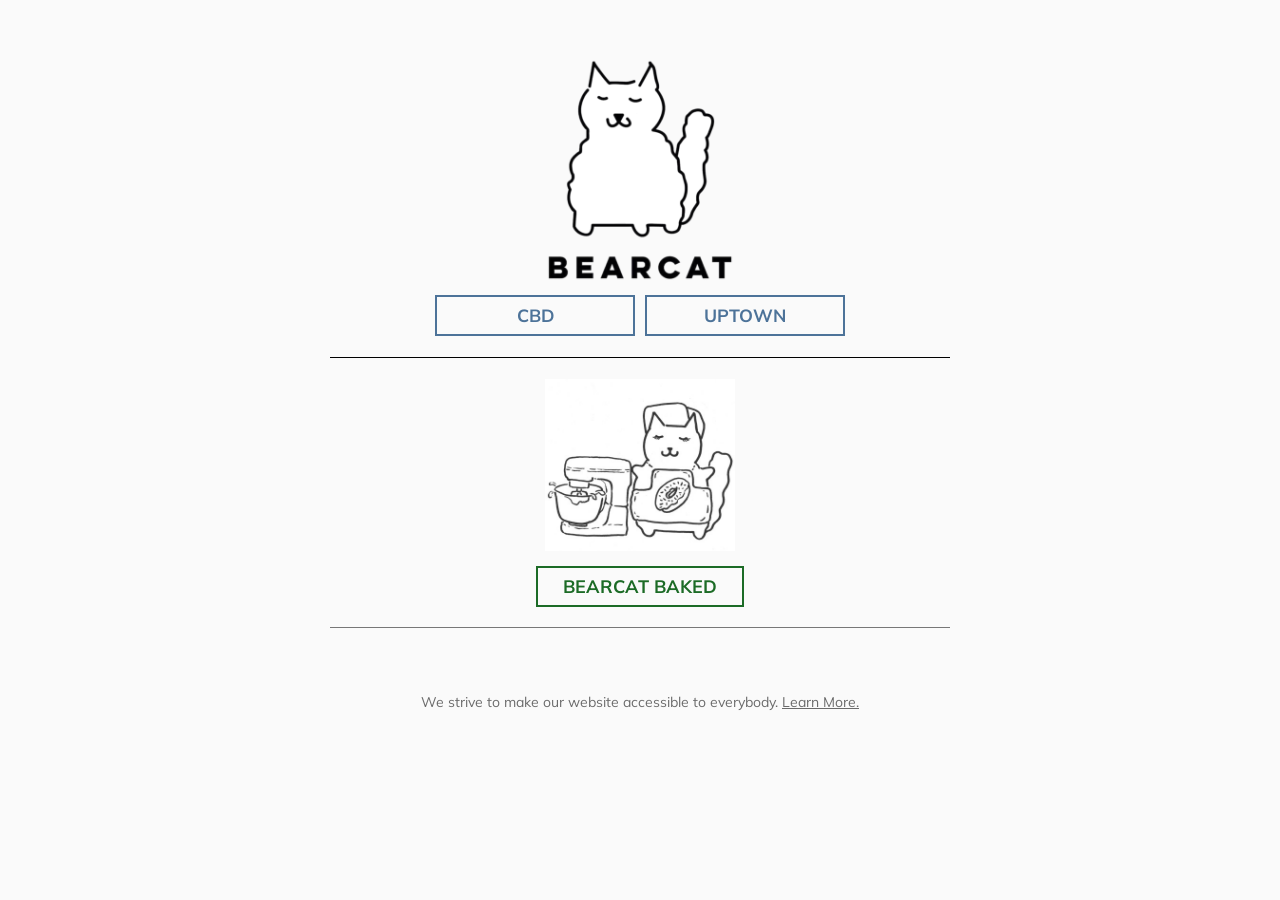
<file: index.html>
<!DOCTYPE html>
<html lang="en">
<head>
<meta charset="UTF-8">
<meta name="viewport" content="width=device-width, initial-scale=1">
<meta name="robots" content="noindex, nofollow">
<title>Bearcat Cafe - New Orleans</title>
<meta name="description" content="We are a full service sit down cafe with a heavy emphasis on high-quality, fresh breakfast and lunch options. In addition to our cuisine, we carry a unique array of sustainable, micro-sourced coffees from local roaster Alinea Coffee Roasters, and a wide variety of loose-leaf teas and house-made bottled beverages.">
<meta name="theme-color" content="#ffffff">
<link rel="icon" href="img/home-logo.png">
<link rel="preconnect" href="https://fonts.googleapis.com">
<link rel="preconnect" href="https://fonts.gstatic.com" crossorigin>
<link href="https://fonts.googleapis.com/css2?family=Mulish:wght@400;600;700;800&display=swap" rel="stylesheet">
<link rel="stylesheet" href="css/site.css">
</head>
<body class="home">
<a class="skip" href="#content">Skip to Main Content</a>

<main id="content">
  <h1 class="sr-only">Bearcat Cafe - New Orleans</h1>

  <a class="home-logo" href="index.html" aria-label="Bearcat Cafe home">
    <img src="img/home-logo.png" width="190" height="224" alt="Bearcat Cafe logo">
  </a>

  <div class="btn-row">
    <a class="btn-outline" href="cbd.html">CBD</a>
    <a class="btn-outline" href="uptown.html">Uptown</a>
  </div>

  <hr class="rule rule-dark">

  <a class="home-baked-img" href="http://bearcatbaked.com/" target="_blank" rel="noopener" aria-label="Bearcat Baked">
    <img src="img/bearcat-baked.jpg" width="190" height="172" alt="Bearcat Baked cafe logo">
  </a>

  <div class="btn-row">
    <a class="btn-outline btn-green" href="http://bearcatbaked.com/" target="_blank" rel="noopener">Bearcat Baked</a>
  </div>

  <hr class="rule rule-light">
</main>

<p class="a11y-note">We strive to make our website accessible to everybody. <a href="https://bearcatcafe.com/accessibility-page-01" target="_blank" rel="noopener">Learn More.</a></p>
</body>
</html>
</file>
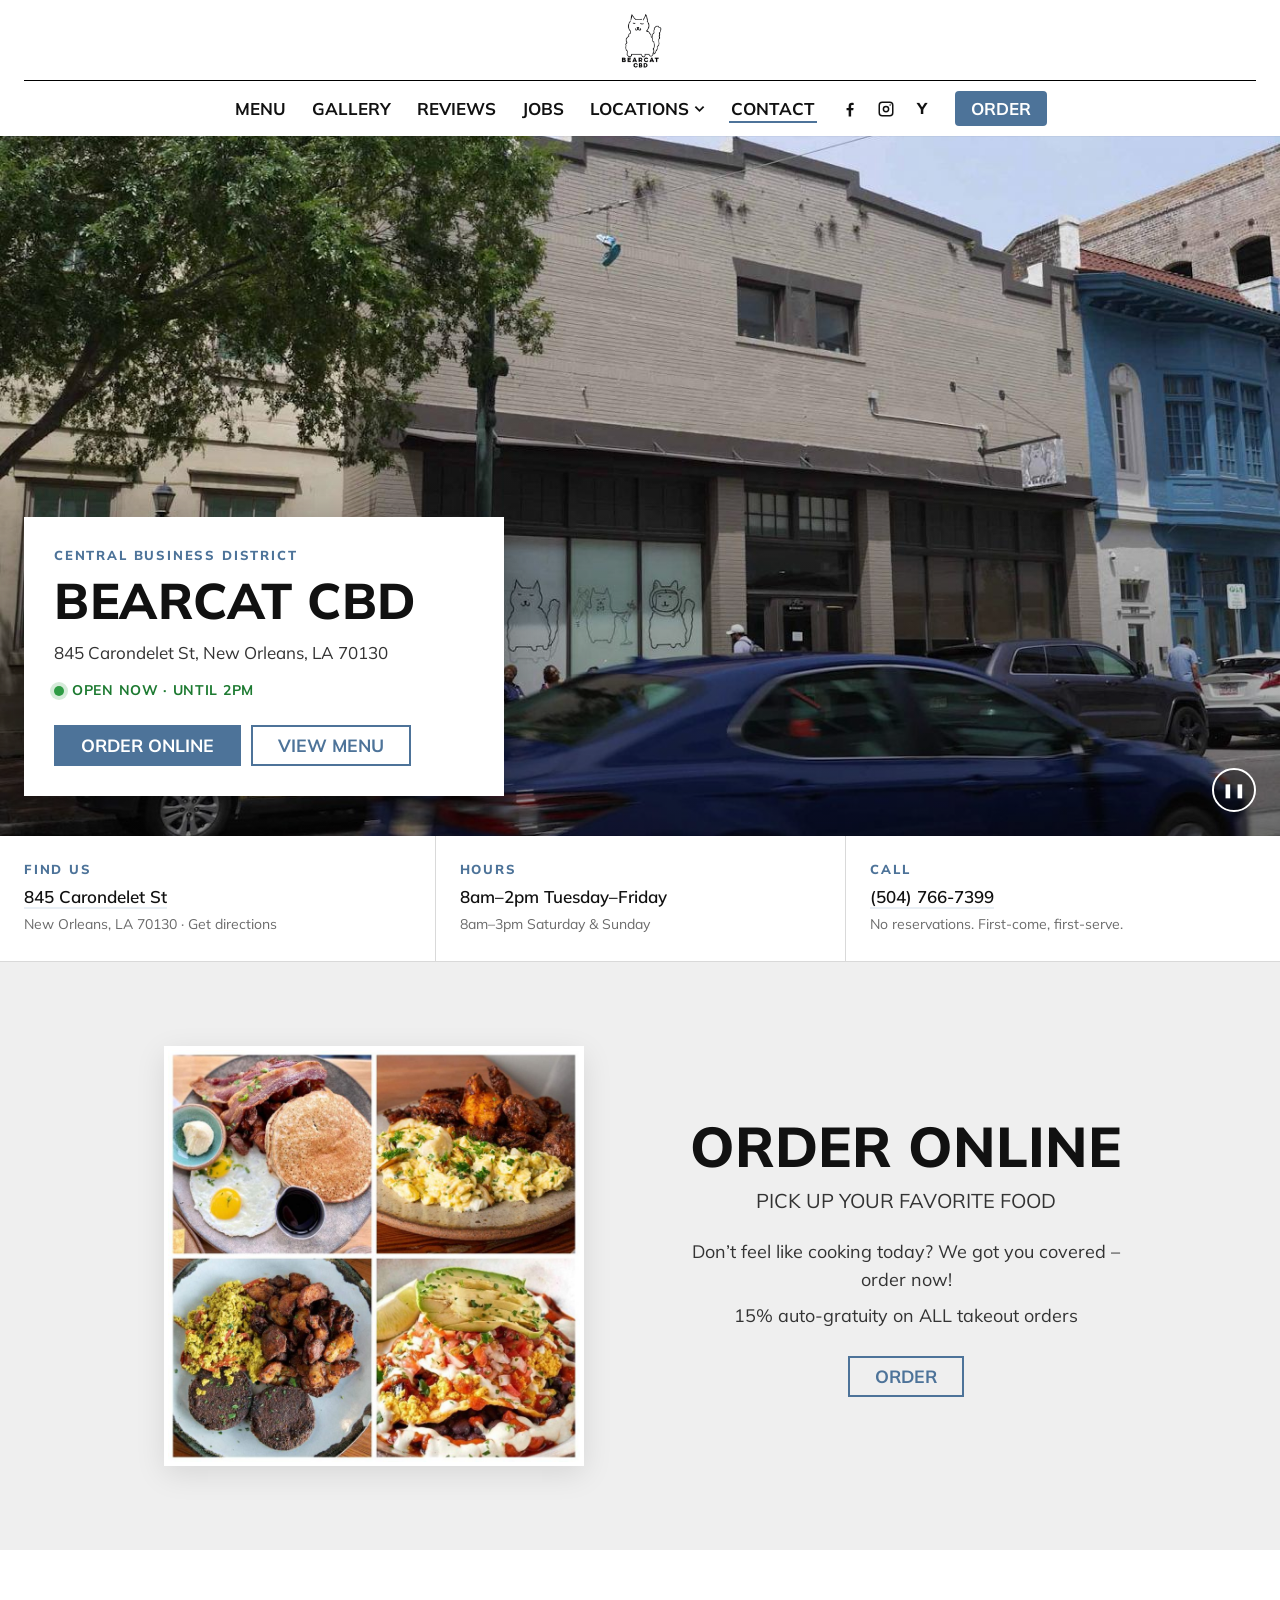
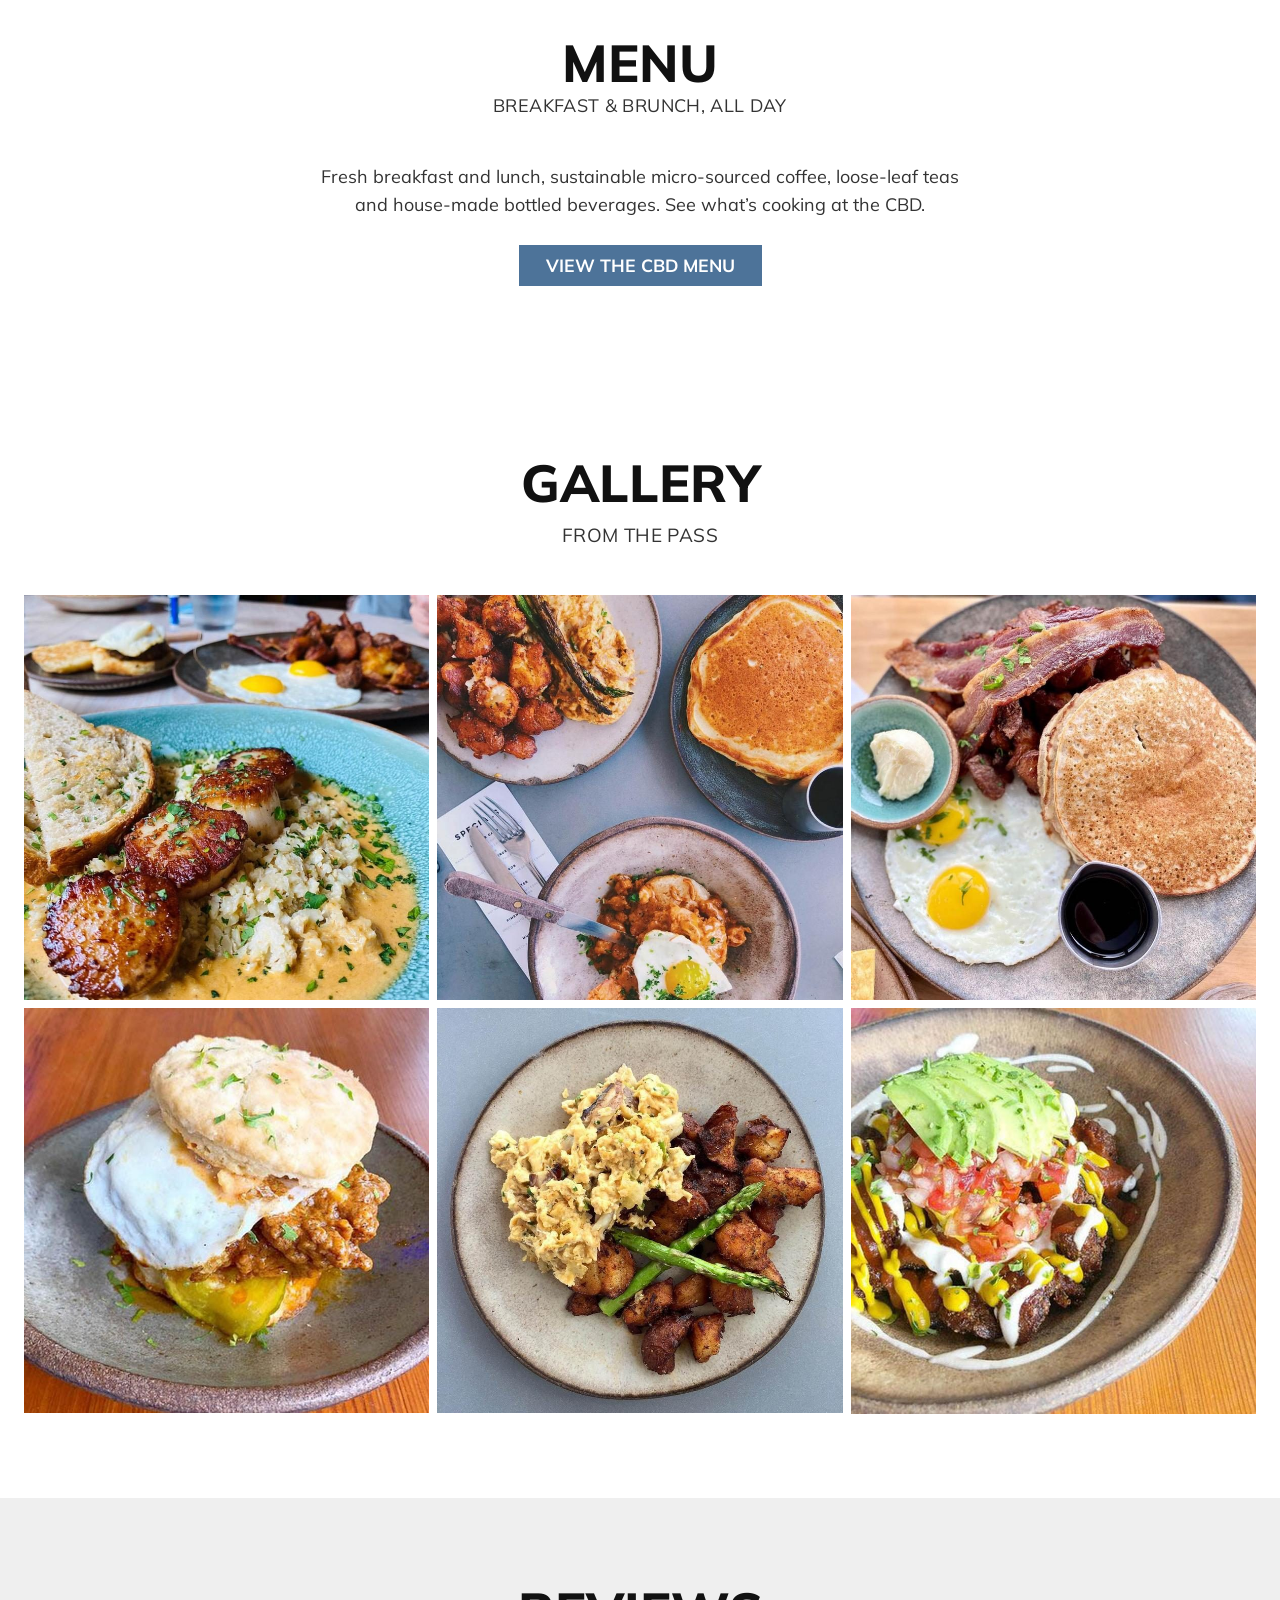
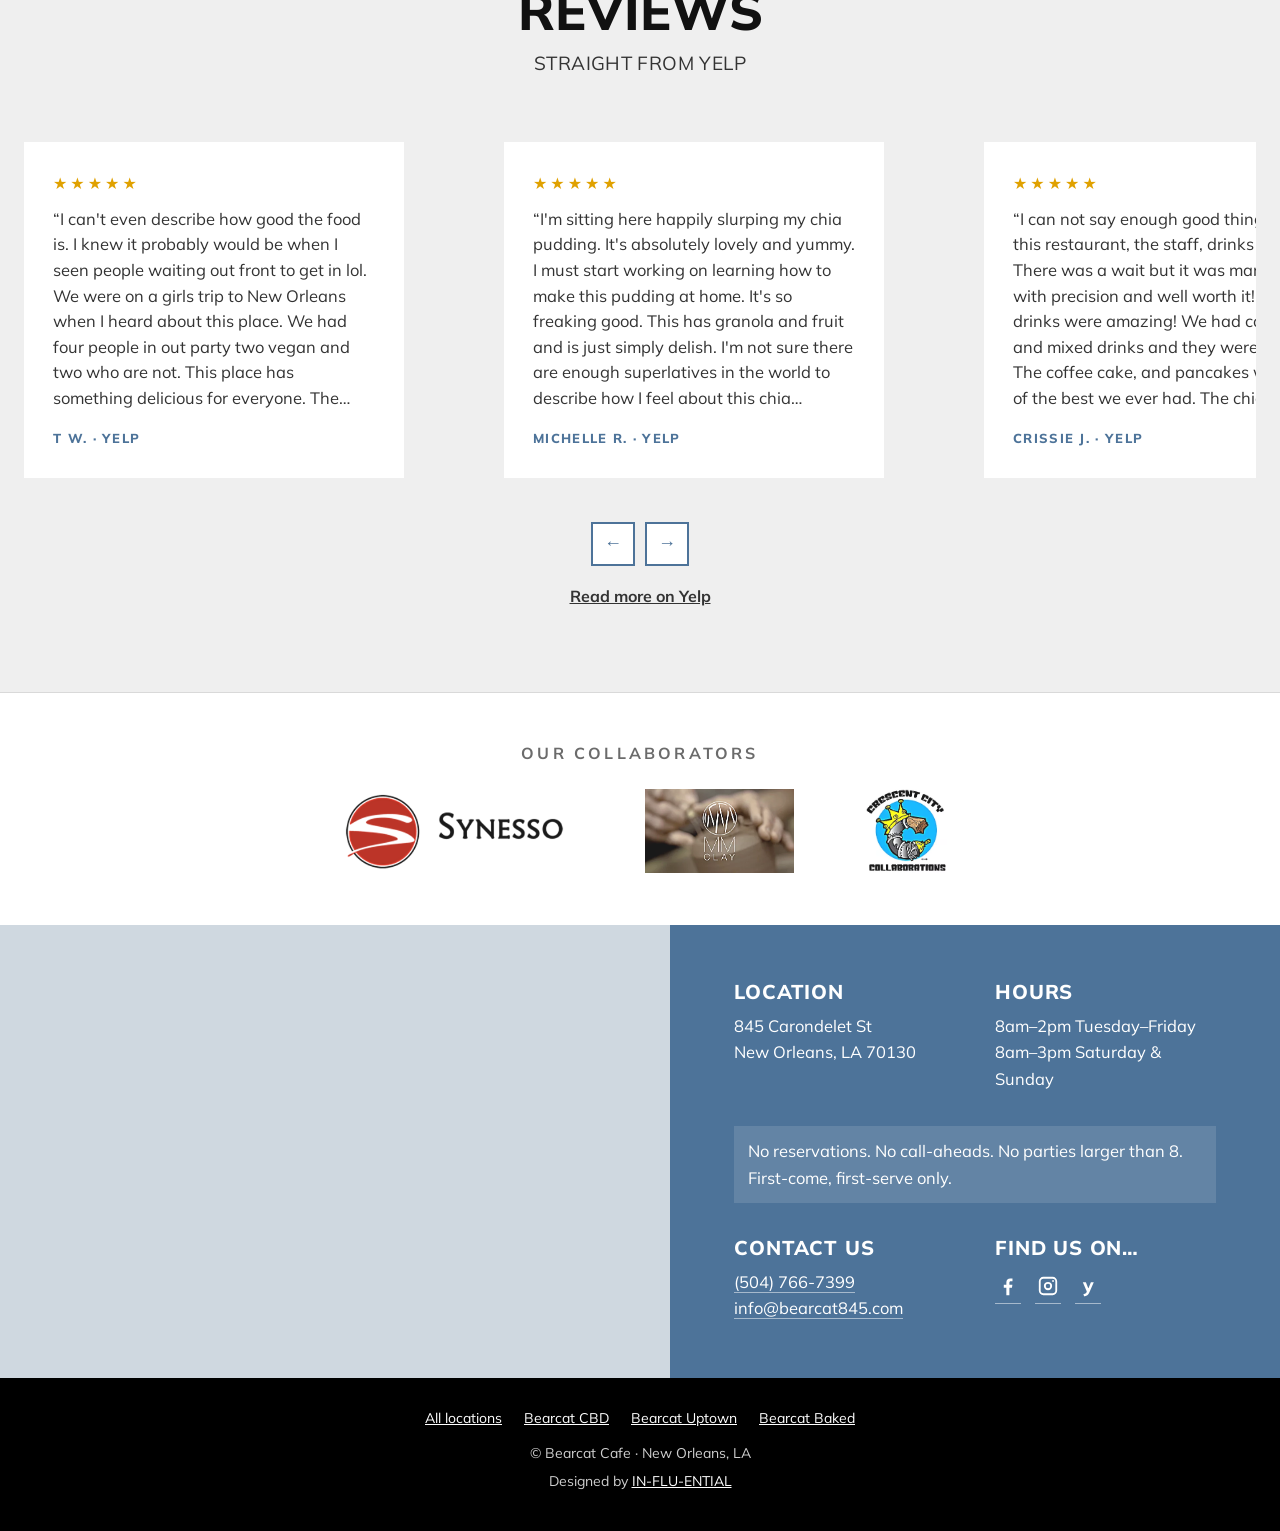
<file: cbd.html>
<!DOCTYPE html>
<html lang="en">
<head>
<meta charset="UTF-8">
<meta name="viewport" content="width=device-width, initial-scale=1">
<meta name="robots" content="noindex, nofollow">
<title>Best Breakfast &amp; Brunch in New Orleans, LA | Bearcat CBD</title>
<meta name="description" content="Bearcat CBD — breakfast and brunch at 845 Carondelet St, New Orleans. Tuesday–Sunday, no reservations, first-come first-serve.">
<meta name="theme-color" content="#ffffff">
<link rel="icon" href="img/home-logo.png">
<link rel="preconnect" href="https://fonts.googleapis.com">
<link rel="preconnect" href="https://fonts.gstatic.com" crossorigin>
<link href="https://fonts.googleapis.com/css2?family=Mulish:wght@400;600;700;800&display=swap" rel="stylesheet">
<link rel="stylesheet" href="css/site.css">
</head>
<body>
<a class="skip" href="#content">Skip to Main Content</a>
<header class="site-header"><div class="hdr-inner">
  <div class="brand-row">
    <a class="brand" href="index.html" aria-label="Bearcat Cafe — all locations"><img src="img/logo-cbd.png" alt="Bearcat CBD logo"></a>
    <button class="nav-toggle" aria-label="Toggle menu" aria-expanded="false"><span></span><span></span><span></span></button>
  </div>
  <nav class="main-nav" aria-label="Primary"><a href="#menu">Menu</a><a href="#gallery">Gallery</a><a href="#reviews">Reviews</a><a href="https://tmt.spotapps.co/job-listings" target="_blank" rel="noopener">Jobs</a><div class="dd"><button class="dd-btn" aria-expanded="false" aria-haspopup="true">Locations<svg viewBox="0 0 12 12" aria-hidden="true"><path d="M1.5 4l4.5 4.5L10.5 4" fill="none" stroke="currentColor" stroke-width="2"/></svg></button><div class="dd-menu" role="menu"><a href="cbd.html" role="menuitem" aria-current=page>Bearcat CBD</a><a href="uptown.html" role="menuitem">Bearcat Uptown</a><a href="http://bearcatbaked.com/" target="_blank" rel="noopener" role="menuitem">Bearcat Baked</a></div></div><a href="#contact">Contact</a><div class="social"><a href="https://www.facebook.com/458787917802514" target="_blank" rel="noopener" aria-label="Facebook"><svg viewBox="0 0 24 24" aria-hidden="true"><path d="M13.5 22v-8.2h2.8l.5-3.3h-3.3V8.4c0-.9.3-1.6 1.7-1.6h1.7V3.9c-.3 0-1.3-.1-2.5-.1-2.5 0-4.2 1.5-4.2 4.3v2.4H7.4v3.3h2.8V22h3.3z"/></svg></a><a href="https://www.instagram.com/bearcatnola" target="_blank" rel="noopener" aria-label="Instagram"><svg viewBox="0 0 24 24" aria-hidden="true"><path fill-rule="evenodd" d="M7 2h10a5 5 0 015 5v10a5 5 0 01-5 5H7a5 5 0 01-5-5V7a5 5 0 015-5zm0 2a3 3 0 00-3 3v10a3 3 0 003 3h10a3 3 0 003-3V7a3 3 0 00-3-3H7zm5 3.5a4.5 4.5 0 110 9 4.5 4.5 0 010-9zm0 2a2.5 2.5 0 100 5 2.5 2.5 0 000-5zM17.5 5.5a1 1 0 110 2 1 1 0 010-2z"/></svg></a><a href="https://www.yelp.com/search?find_desc=Bearcat+CBD&find_loc=New+Orleans%2C+LA" target="_blank" rel="noopener" aria-label="Yelp"><svg viewBox="0 0 24 24" aria-hidden="true"><text x="12" y="19" text-anchor="middle" font-family="Mulish,sans-serif" font-weight="800" font-size="21">y</text></svg></a></div><a class="nav-order" href="https://app.upserve.com/s/bearcat-cafe-downtown-new-orleans" target="_blank" rel="noopener">Order</a></nav>
</div></header>
<main id="content">
<section class="hero" aria-label="Bearcat CBD">
  <video autoplay muted loop playsinline poster="img/cbd-hero.jpg" aria-hidden="true"><source src="https://static.spotapps.co/website_videos/Bearcat_CBD_Vimeo720p30.mp4" type="video/mp4"></video>
  <div class="hero-inner"><div class="hero-card">
    <p class="eyebrow">Central Business District</p>
    <h1>Bearcat CBD</h1>
    <p>845 Carondelet St, New Orleans, LA 70130</p>
    <span class="status" id="status" aria-live="polite"></span>
    <div class="hero-actions">
      <a class="btn-solid" href="https://app.upserve.com/s/bearcat-cafe-downtown-new-orleans" target="_blank" rel="noopener">Order online</a>
      <a class="btn-outline" href="#menu">View menu</a>
    </div>
  </div></div>
  <button class="hero-ctrl" aria-label="Pause background video">❚❚</button>
</section>
<div class="info-strip"><div class="info-grid">
  <div class="info-cell"><h2>Find us</h2><p><a href="https://www.google.com/maps/dir/?api=1&destination=845+Carondelet+St%2C+New+Orleans%2C+LA+70130" target="_blank" rel="noopener">845 Carondelet St</a></p><small>New Orleans, LA 70130 · Get directions</small></div>
  <div class="info-cell"><h2>Hours</h2><p>8am–2pm Tuesday–Friday</p><small>8am–3pm Saturday &amp; Sunday</small></div>
  <div class="info-cell"><h2>Call</h2><p><a href="tel:+15047667399">(504) 766-7399</a></p><small>No reservations. First-come, first-serve.</small></div>
</div></div>
<section class="section gray" id="order"><div class="order-grid">
  <div class="reveal"><div class="collage single"><img src="img/cbd-order.jpg" alt="Four Bearcat CBD dishes: breakfast plate, hot chicken, tofu scramble and ranchero" loading="lazy"></div></div>
  <div class="order-copy reveal">
    <h2>Order online</h2><p class="sub">Pick up your favorite food</p>
    <p>Don’t feel like cooking today? We got you covered – order now!</p>
    <p>15% auto-gratuity on ALL takeout orders</p>
    <div class="btn-row"><a class="btn-outline" href="https://app.upserve.com/s/bearcat-cafe-downtown-new-orleans" target="_blank" rel="noopener">Order</a></div>
  </div></div></section>
<section class="section" id="menu"><div class="wrap menu-cta reveal">
  <div class="sec-head"><h2>Menu</h2><p>Breakfast &amp; brunch, all day</p></div>
  <p>Fresh breakfast and lunch, sustainable micro-sourced coffee, loose-leaf teas and house-made bottled beverages. See what’s cooking at the CBD.</p>
  <a class="btn-solid" href="https://cbd.bearcatcafe.com/new-orleans-central-business-district-downtown-new-orleans-bearcat-cbd-food-menu" target="_blank" rel="noopener">View the CBD menu</a>
</div></section>
<section class="section" id="gallery"><div class="wrap"><div class="sec-head reveal"><h2>Gallery</h2><p>From the pass</p></div><div class="gallery g6"><button data-full="img/cbd-1.jpg" data-alt="Bearcat CBD dish 1" aria-label="Enlarge photo: Bearcat CBD dish 1"><img src="img/cbd-1.jpg" alt="Bearcat CBD dish 1" loading="lazy"></button><button data-full="img/cbd-2.jpg" data-alt="Bearcat CBD dish 2" aria-label="Enlarge photo: Bearcat CBD dish 2"><img src="img/cbd-2.jpg" alt="Bearcat CBD dish 2" loading="lazy"></button><button data-full="img/cbd-3.jpg" data-alt="Bearcat CBD dish 3" aria-label="Enlarge photo: Bearcat CBD dish 3"><img src="img/cbd-3.jpg" alt="Bearcat CBD dish 3" loading="lazy"></button><button data-full="img/cbd-4.jpg" data-alt="Bearcat CBD dish 4" aria-label="Enlarge photo: Bearcat CBD dish 4"><img src="img/cbd-4.jpg" alt="Bearcat CBD dish 4" loading="lazy"></button><button data-full="img/cbd-5.jpg" data-alt="Bearcat CBD dish 5" aria-label="Enlarge photo: Bearcat CBD dish 5"><img src="img/cbd-5.jpg" alt="Bearcat CBD dish 5" loading="lazy"></button><button data-full="img/cbd-6.jpg" data-alt="Bearcat CBD dish 6" aria-label="Enlarge photo: Bearcat CBD dish 6"><img src="img/cbd-6.jpg" alt="Bearcat CBD dish 6" loading="lazy"></button></div></div></section>
<section class="section gray" id="reviews"><div class="wrap">
  <div class="sec-head reveal"><h2>Reviews</h2><p>Straight from Yelp</p></div>
  <div class="review-rail" tabindex="0" aria-label="Customer reviews"><blockquote class="review"><div class="stars" aria-label="5 stars">★★★★★</div><p>“I can&#x27;t even describe how good the food is. I knew it probably would be when I seen people waiting out front to get in lol. We were on a girls trip to New Orleans when I heard about this place. We had four people in out party two vegan and two who are not. This place has something delicious for everyone. The coffeee was great as well. No complaints. So good we went back the next morning lol.”</p><footer>T W. · Yelp</footer></blockquote><blockquote class="review"><div class="stars" aria-label="5 stars">★★★★★</div><p>“I&#x27;m sitting here happily slurping my chia pudding. It&#x27;s absolutely lovely and yummy. I must start working on learning how to make this pudding at home. It&#x27;s so freaking good. This has granola and fruit and is just simply delish. I&#x27;m not sure there are enough superlatives in the world to describe how I feel about this chia pudding. I also got the bison sausage because I just simply wanted to try it. It&#x27;s good but it&#x27;s not on the level of the pudding at all. This is THE breakfast place.”</p><footer>Michelle R. · Yelp</footer></blockquote><blockquote class="review"><div class="stars" aria-label="5 stars">★★★★★</div><p>“I can not say enough good things about this restaurant, the staff, drinks and food! There was a wait but it was managed with precision and well worth it!! The drinks were amazing! We had coffee, juice and mixed drinks and they were all great! The coffee cake, and pancakes were some of the best we ever had. The chicken biscuits (we had 3 different kinds) were all delicious. The potatoes have the best seasoning we ever had. The waitress was knowledgeable, kind and attentive!”</p><footer>Crissie J. · Yelp</footer></blockquote><blockquote class="review"><div class="stars" aria-label="5 stars">★★★★★</div><p>“The ABSOLUTE best brunch spot in New Orleans. I&#x27;m here just about every weekend sitting with the same waitress (Jamie is the best ever, but entire staff is great!), and always bringing new friends and family here when visiting from out of town. Everything from the coffee, to the pastries, entrees, and cocktails are 10/10. I strongly recommend the coffee cake, breakfast potatoes, and hot daddy to fill allllll your cravings! Please do not let yourself regret skipping this place - it&#x27;s well worth it!”</p><footer>Kevin C. · Yelp</footer></blockquote><blockquote class="review"><div class="stars" aria-label="5 stars">★★★★★</div><p>“I don&#x27;t give 5 stars out casually but Bearcat CBD deserves it. The place looks and feels great, the service was spot on, and the menu was creative and engaging. The food was very good and the portions ample...in fact neither of us could finish everything! We started off by sharing the Chia Pudding - turned out to be a good idea because the entrees we so big - I had the Bearcat breakfast which offered the unique option if bison sausage in place of pork. They were delicious. On top of it all, this restaurant is a great value...”</p><footer>Jeff C. · Yelp</footer></blockquote></div>
  <div class="rail-ctrl"><button data-rail="-1" aria-label="Previous review">←</button><button data-rail="1" aria-label="Next review">→</button></div>
  <a class="more-link" href="https://www.yelp.com/search?find_desc=Bearcat+CBD&find_loc=New+Orleans%2C+LA" target="_blank" rel="noopener">Read more on Yelp</a>
</div></section>
<section class="collabs"><h2>Our collaborators</h2><div class="collab-row">
  <a href="https://synesso.com/" target="_blank" rel="noopener" aria-label="Synesso"><img src="img/synesso.png" alt="Synesso" loading="lazy"></a>
  <a href="https://mmclay.com/" target="_blank" rel="noopener" aria-label="MM Clay"><img src="img/mm-clay.png" alt="MM Clay" loading="lazy"></a>
  <a href="http://www.crescentcitycollaborations.com/" target="_blank" rel="noopener" aria-label="Crescent City Collaborations"><img src="img/crescent-city.png" alt="Crescent City Collaborations" loading="lazy"></a>
</div></section>
<section class="contact" id="contact"><div class="contact-grid">
  <div class="contact-map"><iframe title="Map to Bearcat CBD" loading="lazy" referrerpolicy="no-referrer-when-downgrade" src="https://www.google.com/maps?q=845+Carondelet+St%2C+New+Orleans%2C+LA+70130&output=embed"></iframe></div>
  <div class="contact-info">
    <div><h2>Location</h2><address>845 Carondelet St<br>New Orleans, LA 70130</address></div>
    <div><h2>Hours</h2><p>8am–2pm Tuesday–Friday<br>8am–3pm Saturday &amp; Sunday</p></div>
    <div class="wide"><p class="no-res">No reservations. No call-aheads. No parties larger than 8. First-come, first-serve only.</p></div>
    <div><h2>Contact us</h2><p><a href="tel:+15047667399">(504) 766-7399</a><br><a href="mailto:info@bearcat845.com">info@bearcat845.com</a></p></div>
    <div><h2>Find us on…</h2><div class="social"><a href="https://www.facebook.com/458787917802514" target="_blank" rel="noopener" aria-label="Facebook"><svg viewBox="0 0 24 24" aria-hidden="true"><path d="M13.5 22v-8.2h2.8l.5-3.3h-3.3V8.4c0-.9.3-1.6 1.7-1.6h1.7V3.9c-.3 0-1.3-.1-2.5-.1-2.5 0-4.2 1.5-4.2 4.3v2.4H7.4v3.3h2.8V22h3.3z"/></svg></a><a href="https://www.instagram.com/bearcatnola" target="_blank" rel="noopener" aria-label="Instagram"><svg viewBox="0 0 24 24" aria-hidden="true"><path fill-rule="evenodd" d="M7 2h10a5 5 0 015 5v10a5 5 0 01-5 5H7a5 5 0 01-5-5V7a5 5 0 015-5zm0 2a3 3 0 00-3 3v10a3 3 0 003 3h10a3 3 0 003-3V7a3 3 0 00-3-3H7zm5 3.5a4.5 4.5 0 110 9 4.5 4.5 0 010-9zm0 2a2.5 2.5 0 100 5 2.5 2.5 0 000-5zM17.5 5.5a1 1 0 110 2 1 1 0 010-2z"/></svg></a><a href="https://www.yelp.com/search?find_desc=Bearcat+CBD&find_loc=New+Orleans%2C+LA" target="_blank" rel="noopener" aria-label="Yelp"><svg viewBox="0 0 24 24" aria-hidden="true"><text x="12" y="19" text-anchor="middle" font-family="Mulish,sans-serif" font-weight="800" font-size="21">y</text></svg></a></div></div>
  </div></div></section>
</main>
<footer class="site-footer"><nav aria-label="Locations"><a href="index.html">All locations</a><a href="cbd.html">Bearcat CBD</a><a href="uptown.html">Bearcat Uptown</a><a href="http://bearcatbaked.com/" target="_blank" rel="noopener">Bearcat Baked</a></nav>
<p>© Bearcat Cafe · New Orleans, LA</p><p>Designed by <a href="https://in-flu-ential.vercel.app" target="_blank" rel="noopener">IN-FLU-ENTIAL</a></p></footer>
<div class="lightbox" role="dialog" aria-label="Photo viewer"><button aria-label="Close">&times;</button><img alt=""></div>

<script>window.LOC = {"hours": {"0": [480, 900], "1": null, "2": [480, 840], "3": [480, 840], "4": [480, 840], "5": [480, 840], "6": [480, 900]}, "gratuity": 0.15, "address": "845 Carondelet St, New Orleans, LA 70130"};</script>
<script src="js/site.js"></script>
</body>
</html>
</file>
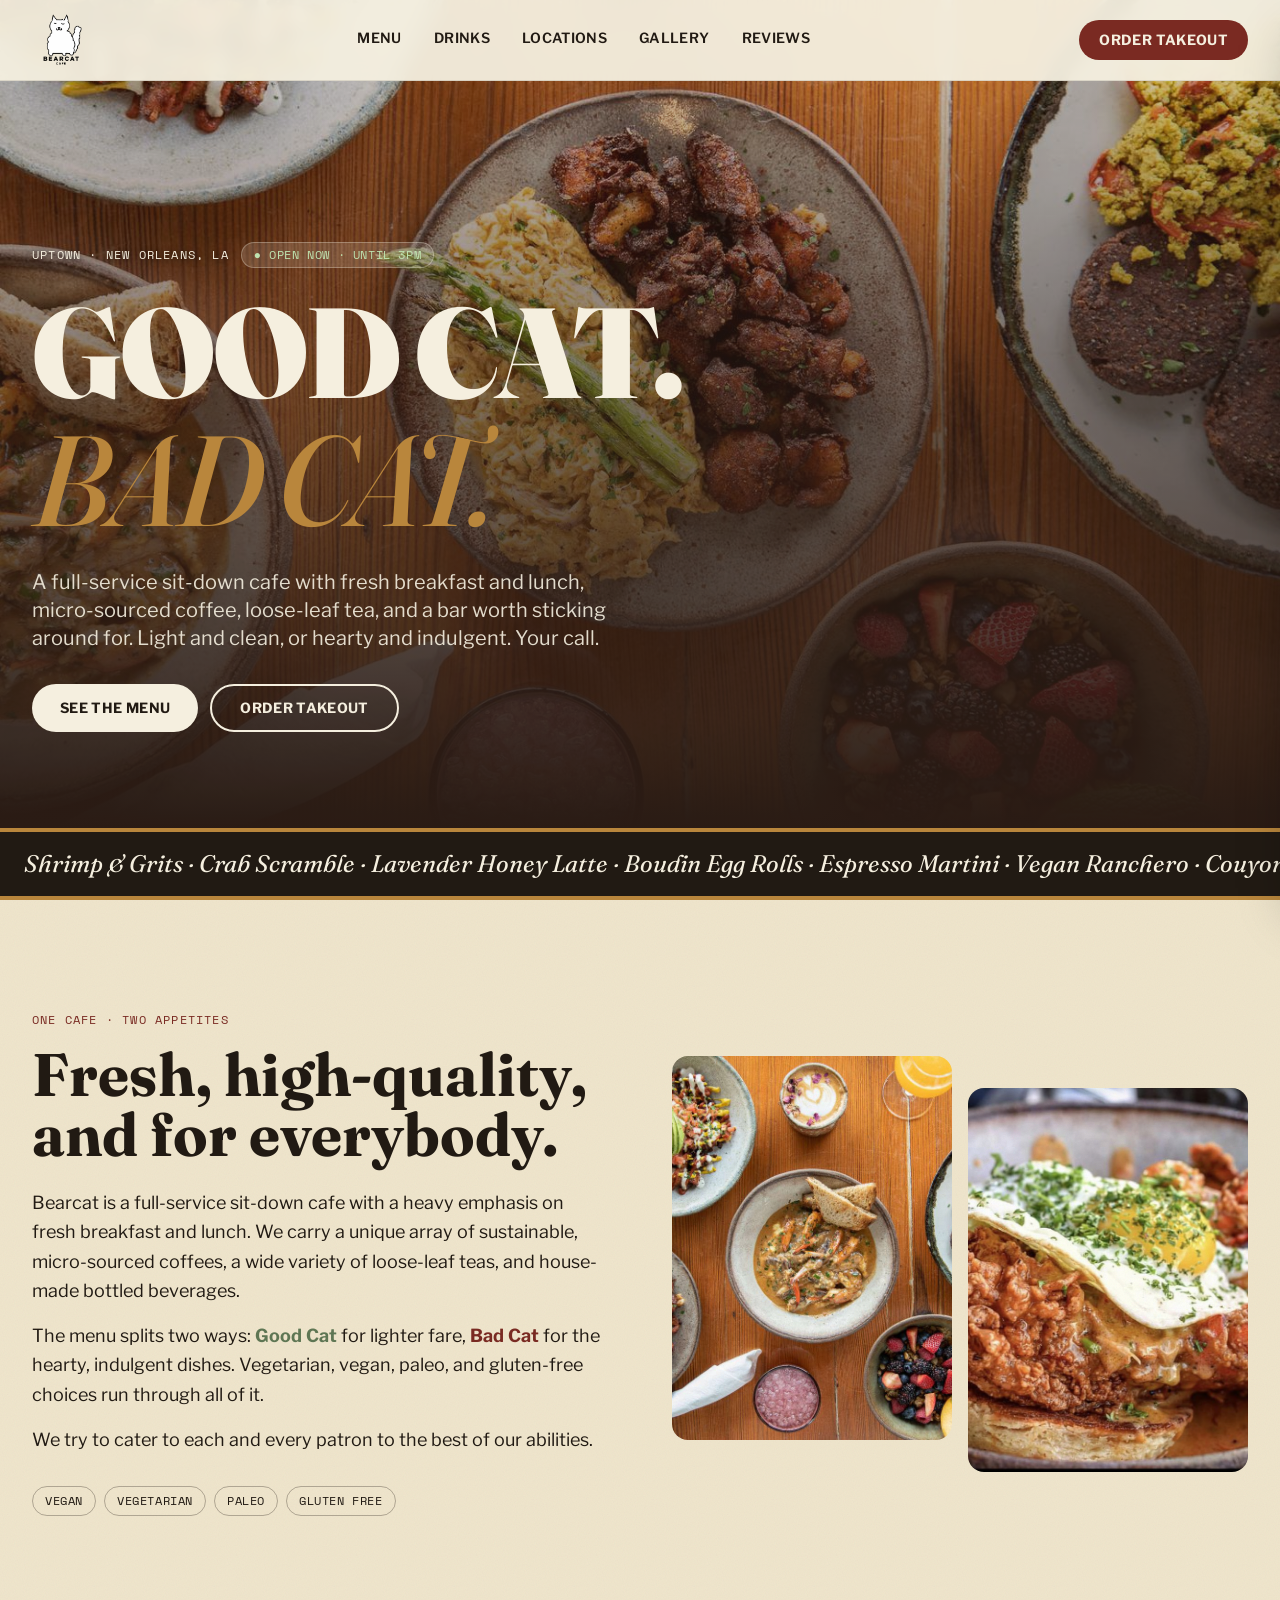
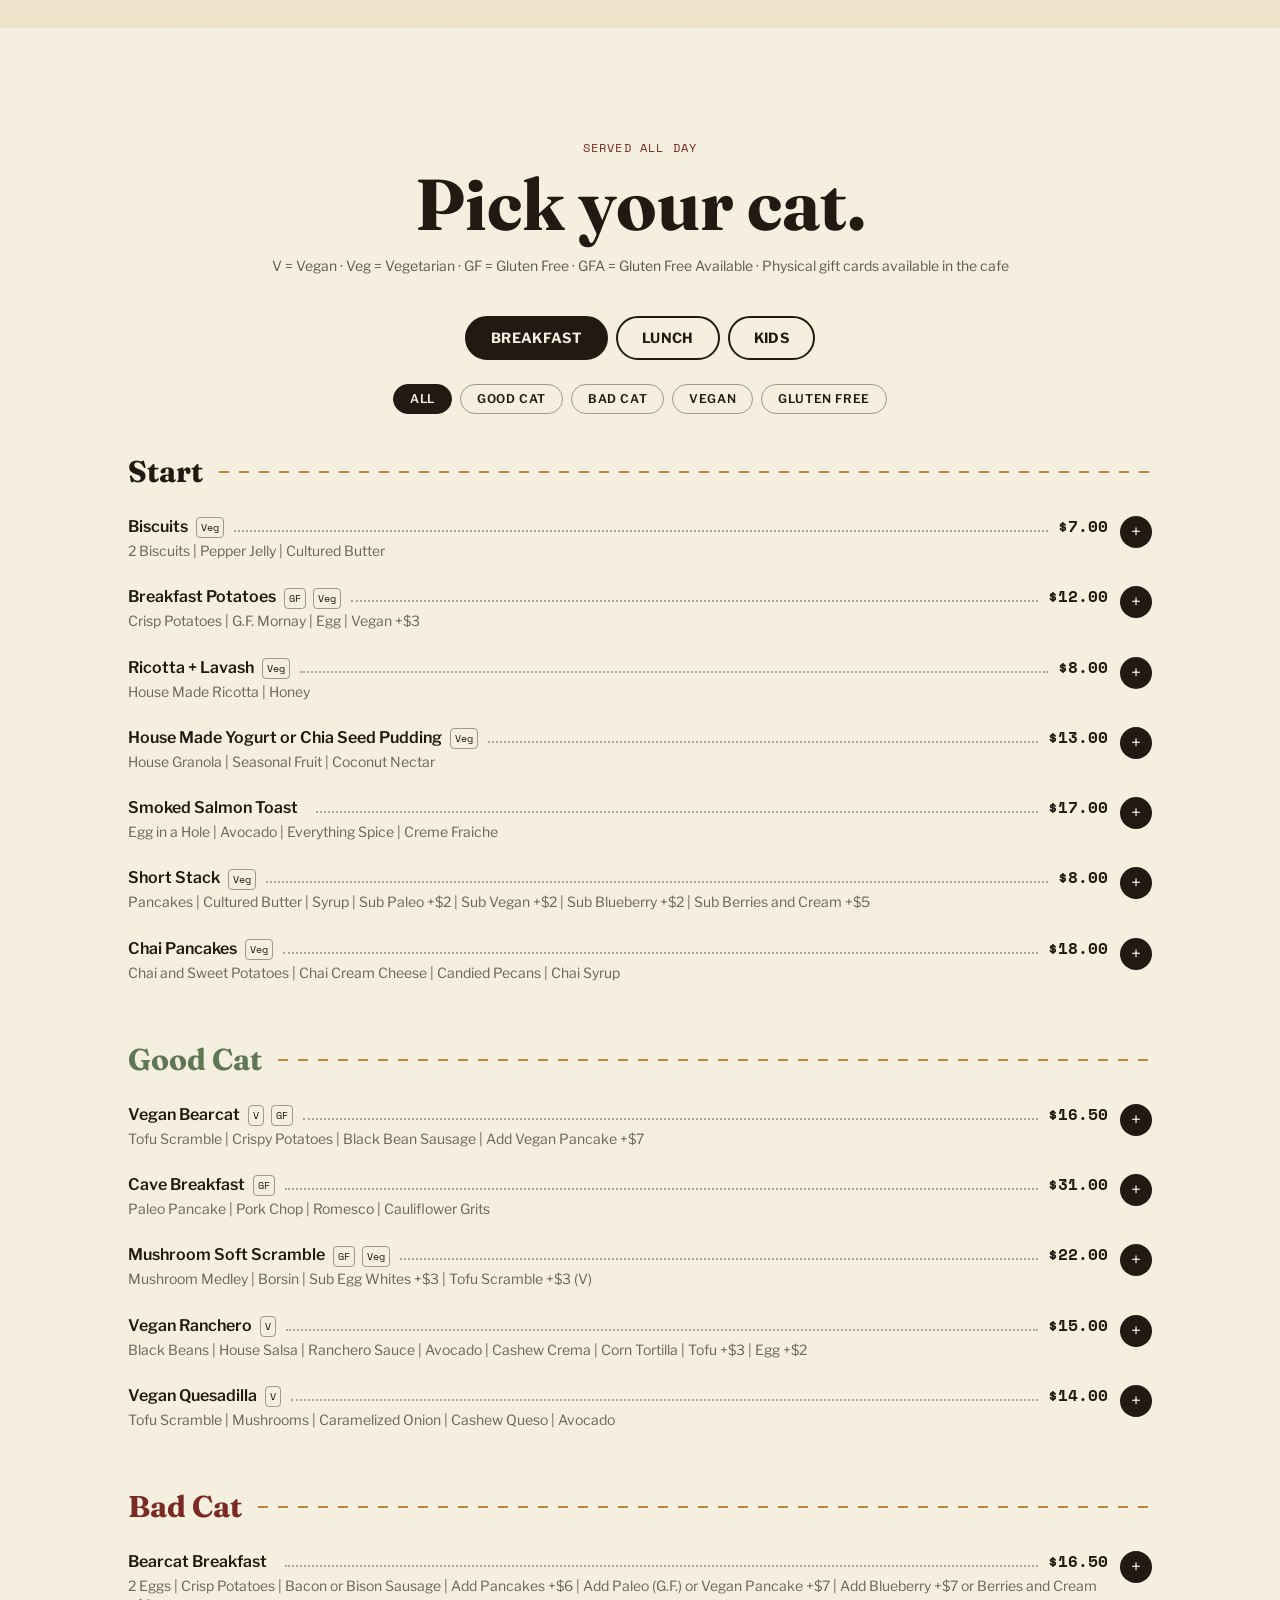
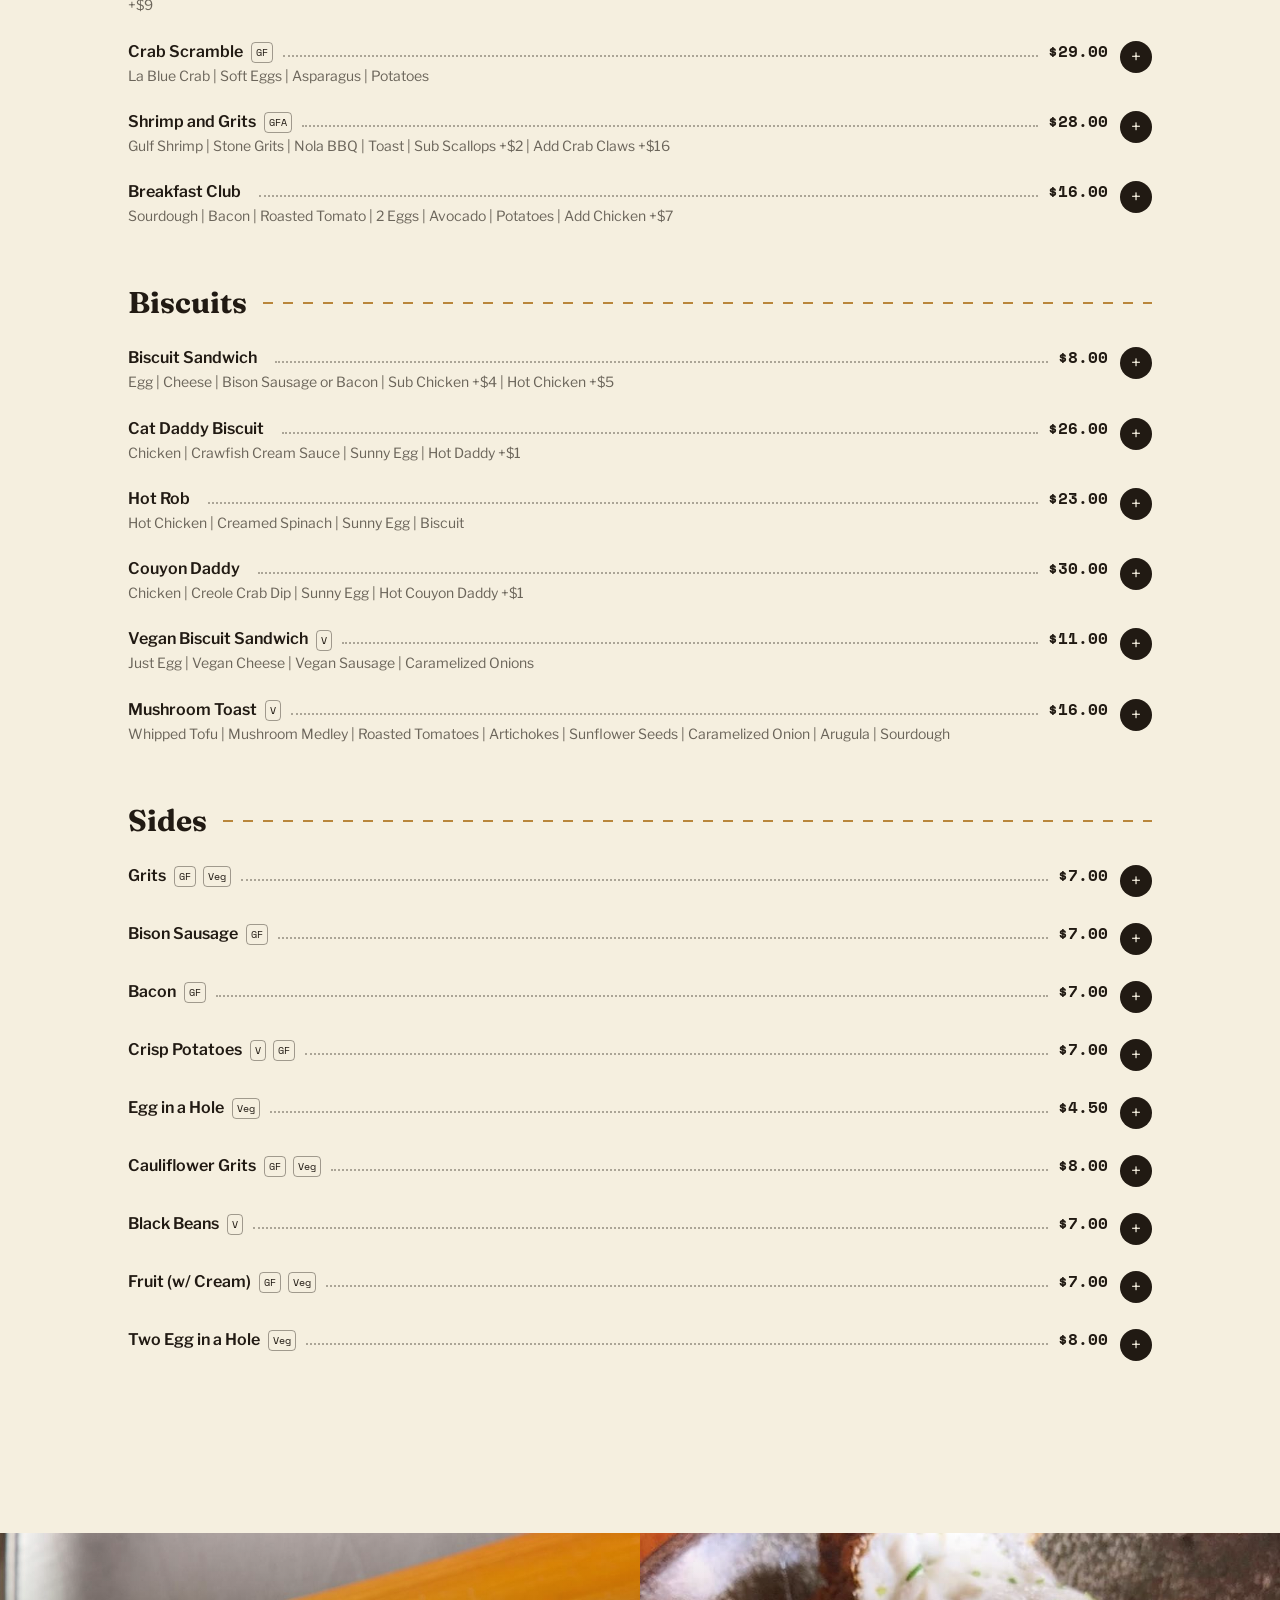
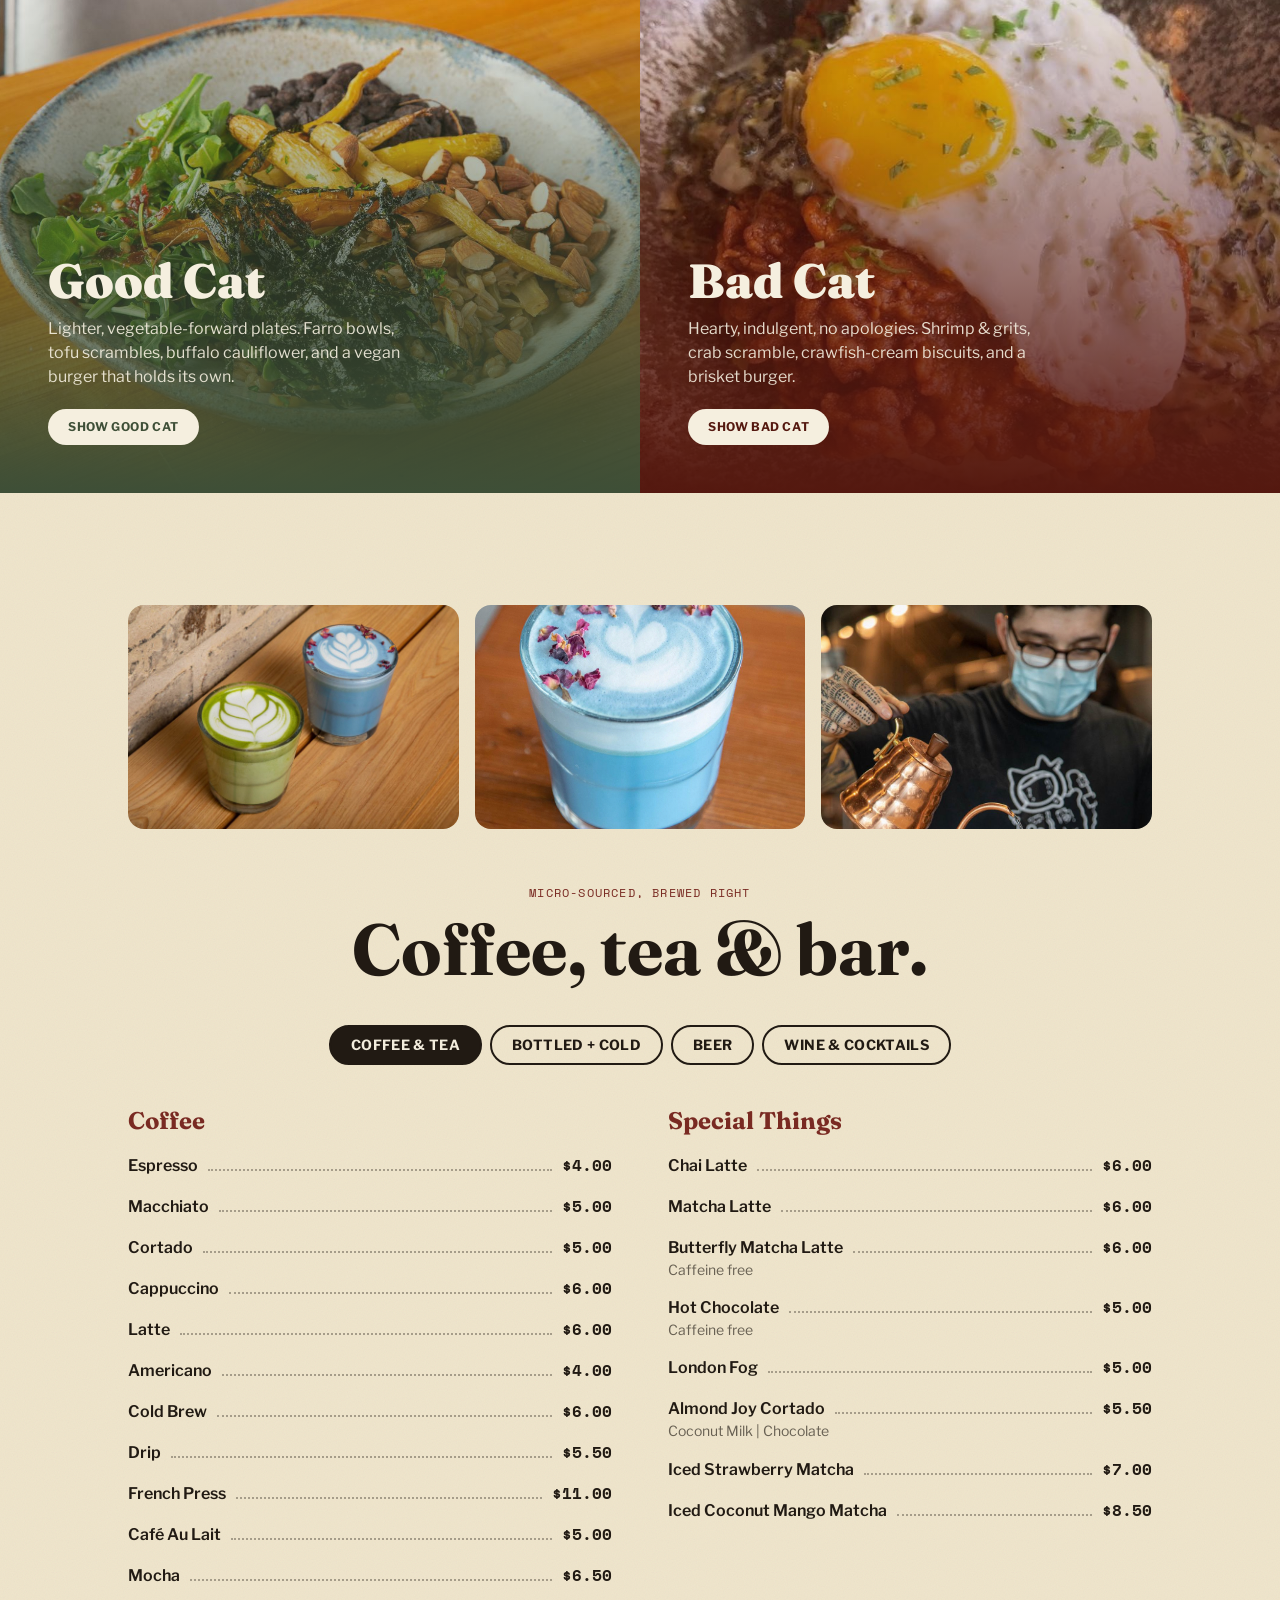
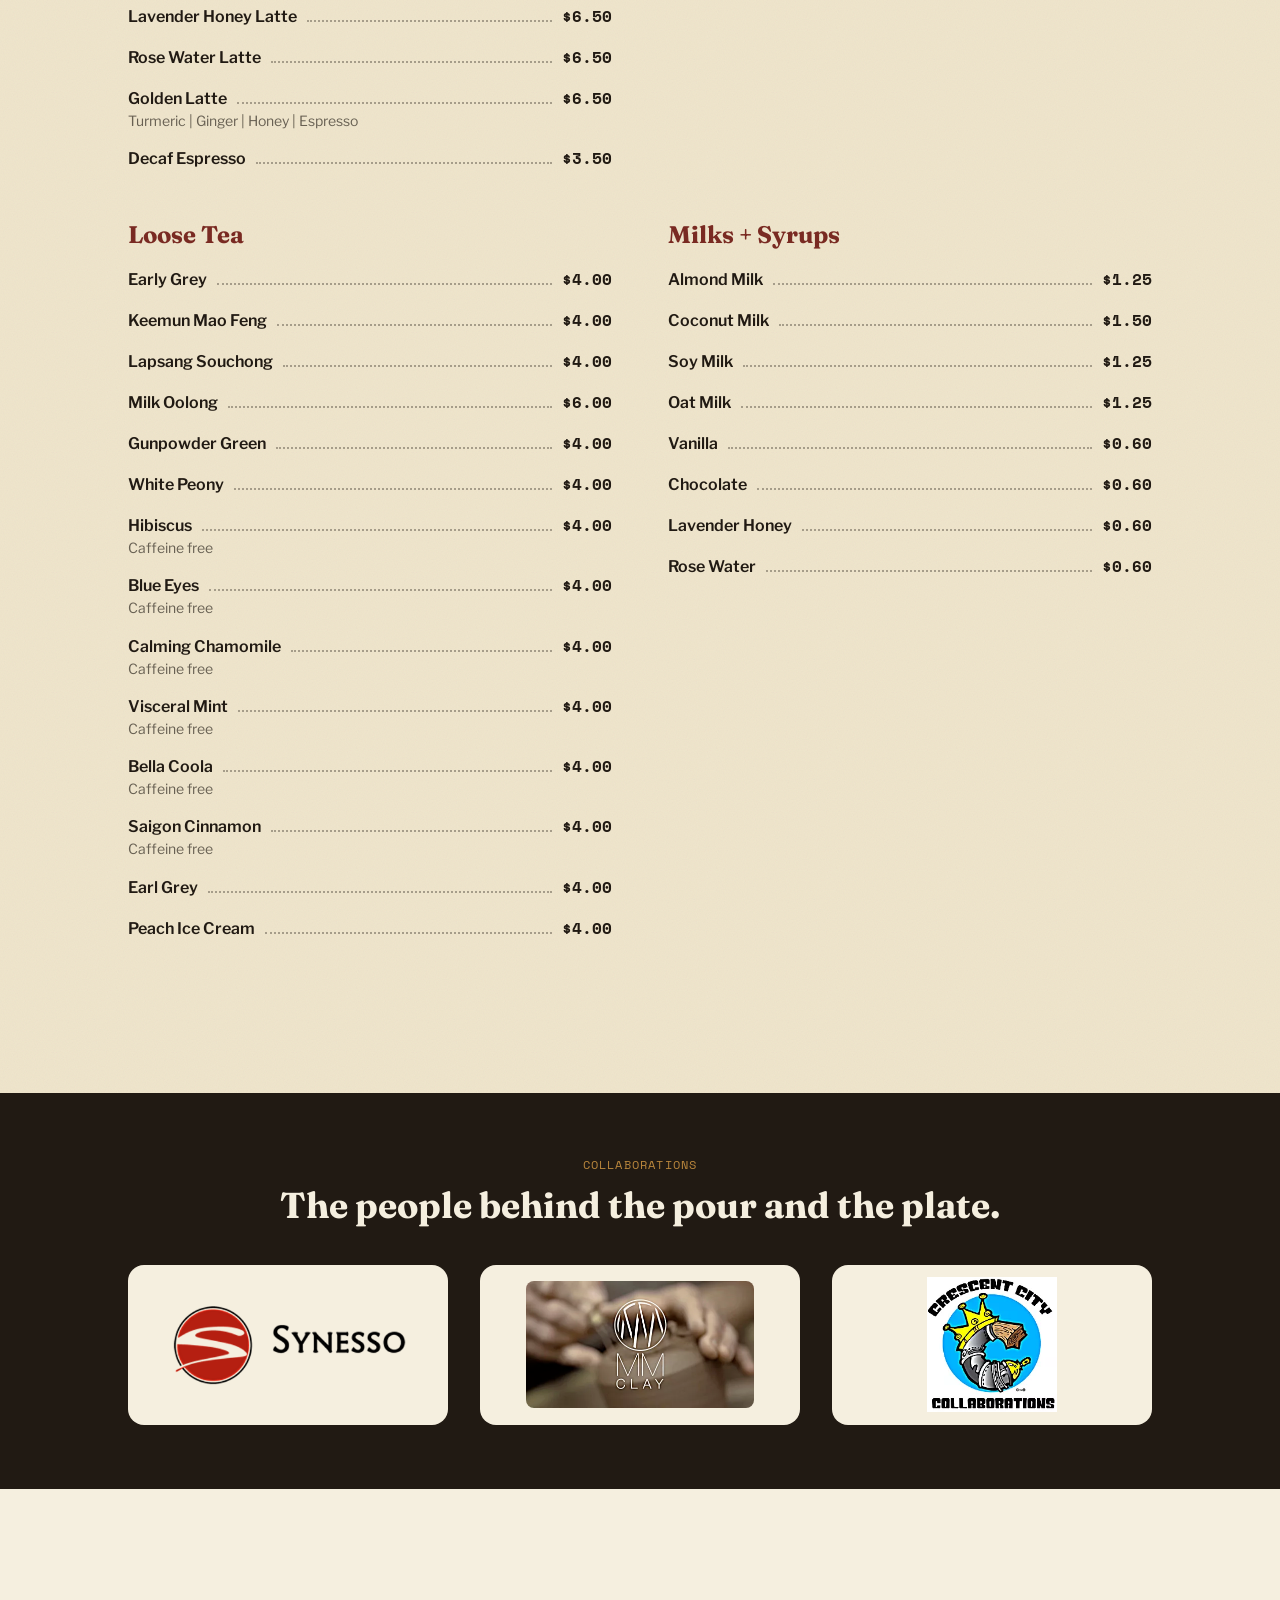
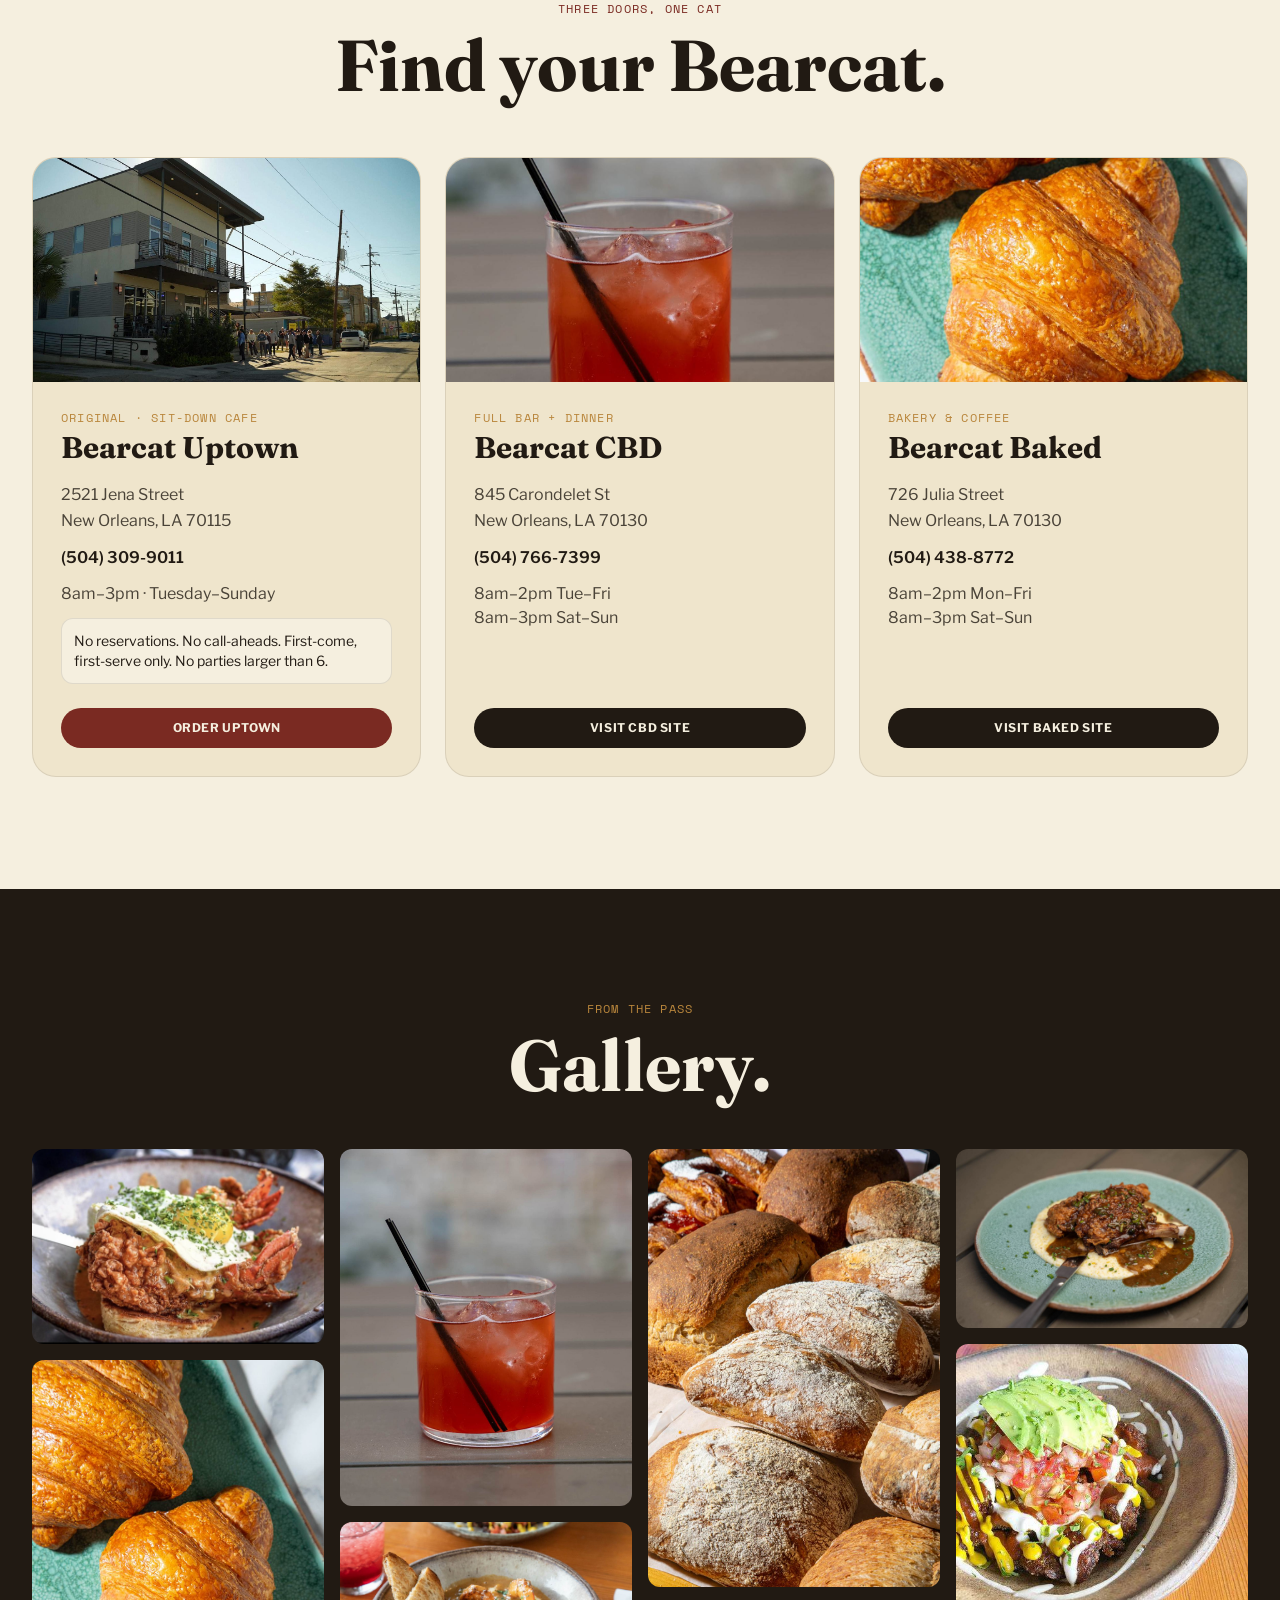
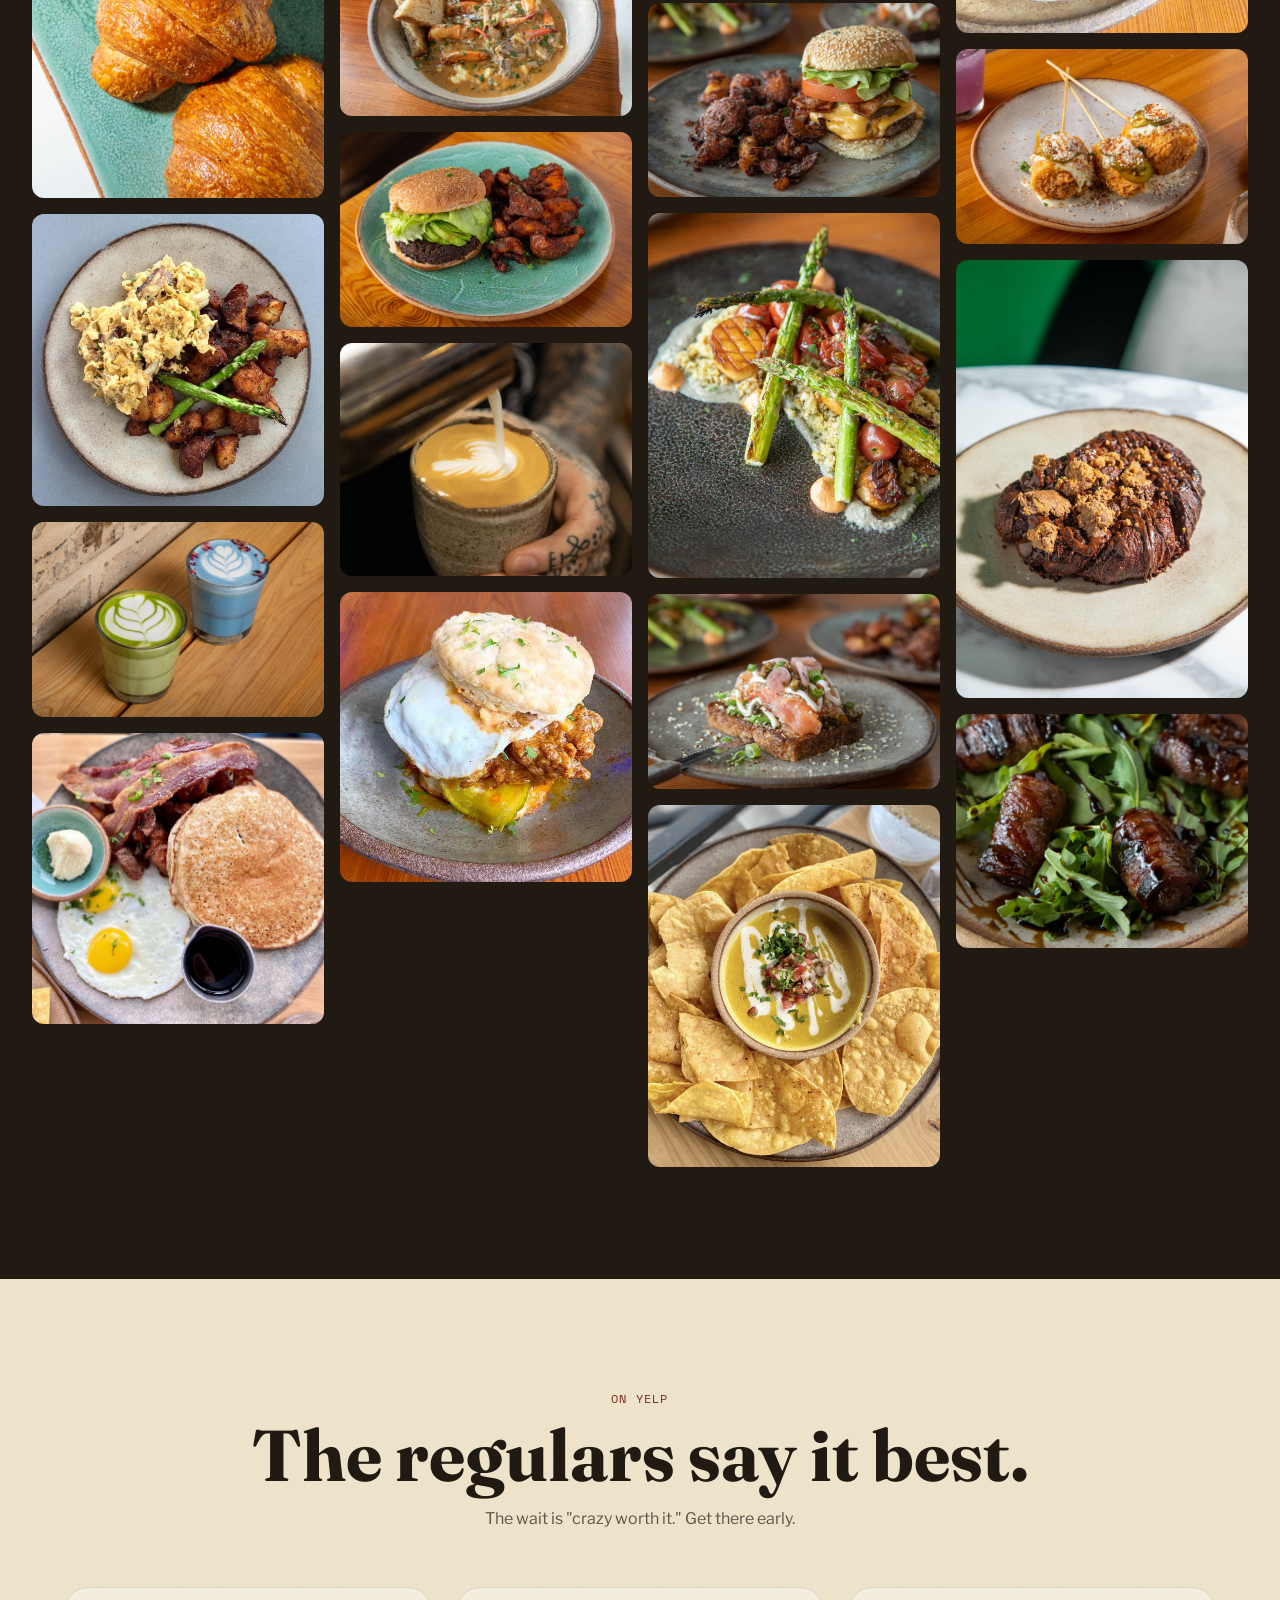
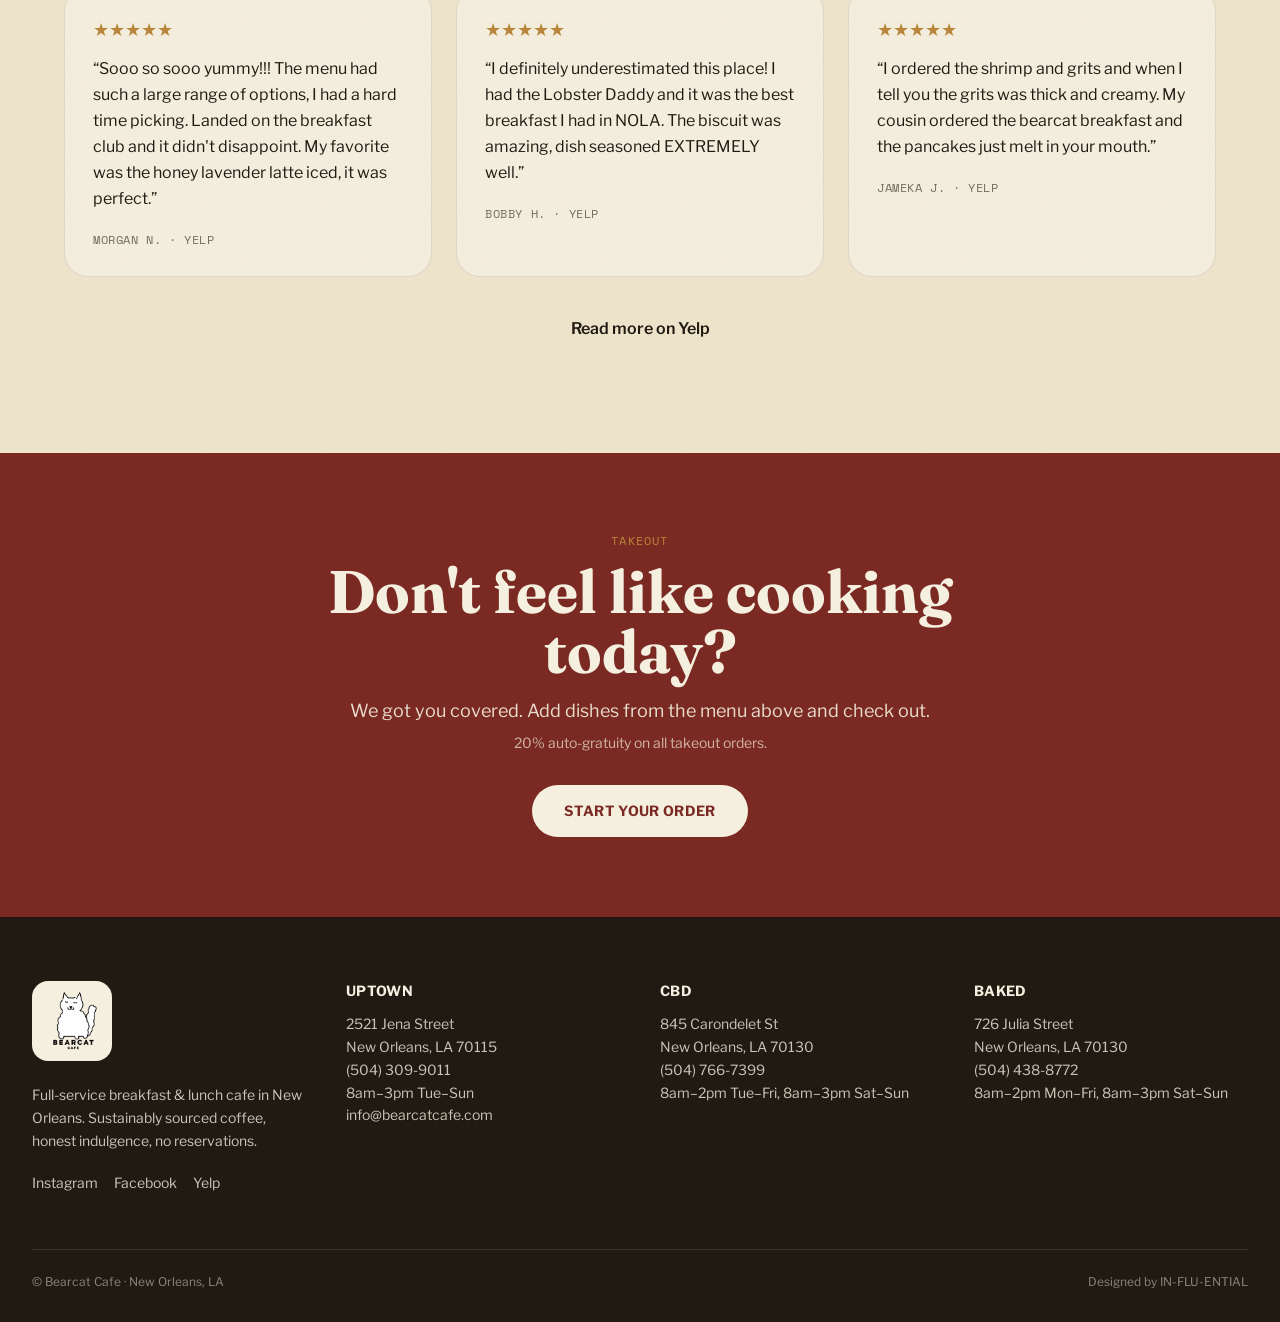
<file: old-demo.html>
<!DOCTYPE html>
<html lang="en">
<head>
<meta charset="UTF-8">
<meta name="viewport" content="width=device-width, initial-scale=1.0">
<meta name="robots" content="noindex, nofollow">
<title>Bearcat Cafe — Uptown New Orleans</title>
<meta name="description" content="Full-service sit-down breakfast & lunch cafe in Uptown New Orleans. Good Cat for light, Bad Cat for hearty. Micro-sourced coffee, loose-leaf tea, and a full bar.">
<link rel="icon" href="img/logo.png">
<link rel="preconnect" href="https://fonts.googleapis.com">
<link rel="preconnect" href="https://fonts.gstatic.com" crossorigin>
<link href="https://fonts.googleapis.com/css2?family=Fraunces:ital,opsz,wght@0,9..144,400;0,9..144,500;0,9..144,600;0,9..144,700;0,9..144,900;1,9..144,500&family=Libre+Franklin:wght@300;400;500;600;700;800&family=Space+Mono:wght@400;700&display=swap" rel="stylesheet">
<link rel="stylesheet" href="css/styles.css">
</head>
<body class="font-body text-ink">

<!-- ============ NAV ============ -->
<header id="nav" class="fixed top-0 inset-x-0 z-50 bg-cream/95 backdrop-blur border-b border-ink/10">
  <div class="max-w-7xl mx-auto px-5 md:px-8 flex items-center justify-between h-16 md:h-20">
    <a href="#top" class="flex items-center gap-2" aria-label="Bearcat Cafe home">
      <img src="img/logo.png" alt="Bearcat Cafe" class="h-11 md:h-14 w-auto">
    </a>
    <nav class="hidden md:flex items-center gap-8 text-sm font-semibold uppercase tracking-wide" aria-label="Primary">
      <a href="#menu" class="hover-underline pb-1">Menu</a>
      <a href="#drinks" class="hover-underline pb-1">Drinks</a>
      <a href="#locations" class="hover-underline pb-1">Locations</a>
      <a href="#gallery" class="hover-underline pb-1">Gallery</a>
      <a href="#reviews" class="hover-underline pb-1">Reviews</a>
    </nav>
    <div class="flex items-center gap-3">
      <button onclick="openCart()" class="relative bg-badcat hover:bg-badcatdark text-cream font-bold text-sm uppercase tracking-wide px-4 md:px-5 py-2.5 rounded-full transition-colors">
        Order <span class="hidden sm:inline">Takeout</span>
        <span id="cartCount" class="hidden absolute -top-2 -right-2 bg-gold text-ink text-xs font-bold w-6 h-6 rounded-full items-center justify-center">0</span>
      </button>
      <button id="menuBtn" class="md:hidden w-10 h-10 flex flex-col justify-center items-center gap-1.5" aria-label="Toggle menu" aria-expanded="false">
        <span class="block w-6 h-0.5 bg-ink"></span><span class="block w-6 h-0.5 bg-ink"></span><span class="block w-6 h-0.5 bg-ink"></span>
      </button>
    </div>
  </div>
  <div id="mobileMenu" class="hidden md:hidden bg-cream border-t border-ink/10 px-5 py-4 flex-col gap-4 font-semibold uppercase text-sm tracking-wide">
    <a href="#menu">Menu</a><a href="#drinks">Drinks</a><a href="#locations">Locations</a><a href="#gallery">Gallery</a><a href="#reviews">Reviews</a>
  </div>
</header>

<!-- ============ HERO ============ -->
<section id="top" class="relative pt-16 md:pt-20 min-h-[92vh] flex items-end overflow-hidden">
  <img src="img/spread.jpg" alt="A table spread with Bearcat Cafe breakfast and lunch plates" class="absolute inset-0 w-full h-full object-cover">
  <div class="absolute inset-0 bg-gradient-to-t from-ink via-ink/60 to-ink/10"></div>
  <div class="absolute inset-0 bg-badcat/10"></div>
  <div class="relative z-10 max-w-7xl mx-auto w-full px-5 md:px-8 pb-16 md:pb-24 text-cream">
    <div class="flex flex-wrap items-center gap-3 mb-5">
      <span class="font-mono text-xs uppercase tracking-widest text-cream [text-shadow:0_1px_6px_rgba(0,0,0,.7)]">Uptown &middot; New Orleans, LA</span>
      <span id="openBadge" class="font-mono text-xs uppercase tracking-wider px-3 py-1 rounded-full bg-cream/15 border border-cream/30"></span>
    </div>
    <h1 class="font-display font-black text-6xl md:text-8xl lg:text-9xl leading-[0.9] tracking-tight">GOOD CAT.<br><span class="text-gold italic font-medium">BAD CAT.</span></h1>
    <p class="mt-6 max-w-xl text-lg md:text-xl text-cream/90 leading-relaxed">A full-service sit-down cafe with fresh breakfast and lunch, micro-sourced coffee, loose-leaf tea, and a bar worth sticking around for. Light and clean, or hearty and indulgent. Your call.</p>
    <div class="mt-8 flex flex-wrap gap-3">
      <a href="#menu" class="bg-cream text-ink font-bold uppercase text-sm tracking-wide px-7 py-3.5 rounded-full hover:bg-gold transition-colors">See the menu</a>
      <button onclick="openCart()" class="border-2 border-cream text-cream font-bold uppercase text-sm tracking-wide px-7 py-3 rounded-full hover:bg-cream hover:text-ink transition-colors">Order takeout</button>
    </div>
  </div>
</section>

<!-- ============ MARQUEE ============ -->
<div class="bg-ink text-cream py-4 overflow-hidden border-y-4 border-gold" aria-hidden="true">
  <div class="marquee-track font-display text-xl md:text-2xl italic whitespace-nowrap">
    <span class="px-6">Shrimp &amp; Grits &middot; Crab Scramble &middot; Lavender Honey Latte &middot; Boudin Egg Rolls &middot; Espresso Martini &middot; Vegan Ranchero &middot; Couyon Daddy &middot; Chai Pancakes &middot; Butterfly Matcha &middot;</span>
    <span class="px-6">Shrimp &amp; Grits &middot; Crab Scramble &middot; Lavender Honey Latte &middot; Boudin Egg Rolls &middot; Espresso Martini &middot; Vegan Ranchero &middot; Couyon Daddy &middot; Chai Pancakes &middot; Butterfly Matcha &middot;</span>
  </div>
</div>

<!-- ============ ABOUT ============ -->
<section class="grain bg-paper py-20 md:py-28 px-5 md:px-8">
  <div class="max-w-7xl mx-auto grid md:grid-cols-2 gap-12 md:gap-16 items-center">
    <div class="reveal">
      <p class="font-mono text-xs uppercase tracking-widest text-badcat mb-4">One cafe &middot; Two appetites</p>
      <h2 class="font-display font-bold text-4xl md:text-6xl leading-tight mb-6">Fresh, high-quality, and for everybody.</h2>
      <p class="text-lg leading-relaxed mb-4">Bearcat is a full-service sit-down cafe with a heavy emphasis on fresh breakfast and lunch. We carry a unique array of sustainable, micro-sourced coffees, a wide variety of loose-leaf teas, and house-made bottled beverages.</p>
      <p class="text-lg leading-relaxed mb-4">The menu splits two ways: <strong class="text-goodcat">Good Cat</strong> for lighter fare, <strong class="text-badcat">Bad Cat</strong> for the hearty, indulgent dishes. Vegetarian, vegan, paleo, and gluten-free choices run through all of it.</p>
      <p class="text-lg leading-relaxed">We try to cater to each and every patron to the best of our abilities.</p>
      <div class="mt-8 flex flex-wrap gap-2 font-mono text-xs uppercase tracking-wider">
        <span class="px-3 py-1.5 rounded-full border border-ink/30">Vegan</span>
        <span class="px-3 py-1.5 rounded-full border border-ink/30">Vegetarian</span>
        <span class="px-3 py-1.5 rounded-full border border-ink/30">Paleo</span>
        <span class="px-3 py-1.5 rounded-full border border-ink/30">Gluten free</span>
      </div>
    </div>
    <div class="grid grid-cols-2 gap-4 reveal">
      <img src="img/flatlay.jpg" alt="Overhead of shared plates at Bearcat Cafe" class="rounded-2xl w-full h-72 md:h-96 object-cover" loading="lazy">
      <img src="img/crawfish-biscuit.jpg" alt="Biscuit with fried chicken, crawfish cream sauce and a sunny egg" class="rounded-2xl w-full h-72 md:h-96 object-cover mt-8" loading="lazy">
    </div>
  </div>
</section>

<!-- ============ MENU ============ -->
<section id="menu" class="py-20 md:py-28 px-5 md:px-8 bg-cream">
  <div class="max-w-5xl mx-auto">
    <div class="text-center mb-10 reveal">
      <p class="font-mono text-xs uppercase tracking-widest text-badcat mb-3">Served all day</p>
      <h2 class="font-display font-bold text-5xl md:text-7xl">Pick your cat.</h2>
      <p class="mt-4 text-sm text-ink/70">V = Vegan &middot; Veg = Vegetarian &middot; GF = Gluten Free &middot; GFA = Gluten Free Available &middot; Physical gift cards available in the cafe</p>
    </div>

    <div class="flex justify-center gap-2 mb-6" role="tablist" aria-label="Menu section" id="menuTabs"></div>
    <div class="flex flex-wrap justify-center gap-2 mb-10" id="menuFilters" aria-label="Filter menu"></div>
    <div id="menuBody" class="min-h-[300px]"></div>
  </div>
</section>

<!-- ============ GOOD / BAD FEATURE ============ -->
<section class="grid md:grid-cols-2">
  <div class="relative min-h-[420px] md:min-h-[560px] flex items-end">
    <img src="img/farro-bowl.jpg" alt="Farro bowl with almonds, oyster mushroom and nori" class="absolute inset-0 w-full h-full object-cover" loading="lazy">
    <div class="absolute inset-0 bg-gradient-to-t from-goodcatdark via-goodcatdark/50 to-transparent"></div>
    <div class="relative p-8 md:p-12 text-cream max-w-md">
      <h3 class="font-display font-black text-5xl mb-3">Good Cat</h3>
      <p class="mb-5 text-cream/90">Lighter, vegetable-forward plates. Farro bowls, tofu scrambles, buffalo cauliflower, and a vegan burger that holds its own.</p>
      <button onclick="jumpMenu('good')" class="bg-cream text-goodcatdark font-bold uppercase text-xs tracking-wider px-5 py-2.5 rounded-full hover:bg-gold hover:text-ink transition-colors">Show Good Cat</button>
    </div>
  </div>
  <div class="relative min-h-[420px] md:min-h-[560px] flex items-end">
    <img src="img/hot-biscuit.jpg" alt="Hot chicken biscuit with creamed spinach and a sunny egg" class="absolute inset-0 w-full h-full object-cover" loading="lazy">
    <div class="absolute inset-0 bg-gradient-to-t from-badcatdark via-badcatdark/50 to-transparent"></div>
    <div class="relative p-8 md:p-12 text-cream max-w-md">
      <h3 class="font-display font-black text-5xl mb-3">Bad Cat</h3>
      <p class="mb-5 text-cream/90">Hearty, indulgent, no apologies. Shrimp &amp; grits, crab scramble, crawfish-cream biscuits, and a brisket burger.</p>
      <button onclick="jumpMenu('bad')" class="bg-cream text-badcatdark font-bold uppercase text-xs tracking-wider px-5 py-2.5 rounded-full hover:bg-gold hover:text-ink transition-colors">Show Bad Cat</button>
    </div>
  </div>
</section>

<!-- ============ DRINKS ============ -->
<section id="drinks" class="grain bg-paper py-20 md:py-28 px-5 md:px-8">
  <div class="max-w-5xl mx-auto">
    <div class="grid md:grid-cols-3 gap-4 mb-14">
      <img src="img/matcha-duo.jpg" alt="Matcha and butterfly pea lattes" class="rounded-2xl w-full h-56 object-cover" loading="lazy">
      <img src="img/rose-latte.jpg" alt="Blue rose latte with petals" class="rounded-2xl w-full h-56 object-cover" loading="lazy">
      <img src="img/pour-over.jpg" alt="Barista pouring a pour-over coffee" class="rounded-2xl w-full h-56 object-cover object-top" loading="lazy">
    </div>
    <div class="text-center mb-10">
      <p class="font-mono text-xs uppercase tracking-widest text-badcat mb-3">Micro-sourced, brewed right</p>
      <h2 class="font-display font-bold text-5xl md:text-7xl">Coffee, tea &amp; bar.</h2>
    </div>
    <div class="flex flex-wrap justify-center gap-2 mb-10" role="tablist" aria-label="Drinks section" id="drinkTabs"></div>
    <div id="drinkBody" class="min-h-[300px]"></div>
  </div>
</section>

<!-- ============ COLLABORATIONS ============ -->
<section class="bg-ink text-cream py-16 px-5 md:px-8">
  <div class="max-w-5xl mx-auto text-center reveal">
    <p class="font-mono text-xs uppercase tracking-widest text-gold mb-3">Collaborations</p>
    <h2 class="font-display font-bold text-3xl md:text-4xl mb-10">The people behind the pour and the plate.</h2>
    <div class="grid grid-cols-3 gap-4 md:gap-8 items-center">
      <a href="https://synesso.com/" target="_blank" rel="noopener" class="bg-cream rounded-2xl p-5 md:p-8 flex items-center justify-center h-28 md:h-40 hover:bg-white transition-colors" aria-label="Synesso">
        <img src="img/synesso.png" alt="Synesso" class="max-h-full w-auto" loading="lazy">
      </a>
      <a href="https://mmclay.com/" target="_blank" rel="noopener" class="bg-cream rounded-2xl p-3 md:p-4 flex items-center justify-center h-28 md:h-40 hover:bg-white transition-colors overflow-hidden" aria-label="MM Clay">
        <img src="img/mm-clay.png" alt="MM Clay" class="max-h-full w-auto rounded-lg" loading="lazy">
      </a>
      <a href="http://www.crescentcitycollaborations.com/" target="_blank" rel="noopener" class="bg-cream rounded-2xl p-3 flex items-center justify-center h-28 md:h-40 hover:bg-white transition-colors" aria-label="Crescent City Collaborations">
        <img src="img/crescent-city.png" alt="Crescent City Collaborations" class="max-h-full w-auto" loading="lazy">
      </a>
    </div>
  </div>
</section>

<!-- ============ LOCATIONS ============ -->
<section id="locations" class="py-20 md:py-28 px-5 md:px-8 bg-cream">
  <div class="max-w-7xl mx-auto">
    <div class="text-center mb-14 reveal">
      <p class="font-mono text-xs uppercase tracking-widest text-badcat mb-3">Three doors, one cat</p>
      <h2 class="font-display font-bold text-5xl md:text-7xl">Find your Bearcat.</h2>
    </div>
    <div class="grid md:grid-cols-3 gap-6">
      <!-- Uptown: verified against live site -->
      <article class="bg-paper rounded-3xl overflow-hidden border border-ink/10 flex flex-col reveal">
        <img src="img/storefront.jpg" alt="Bearcat Uptown storefront on Jena Street" class="h-56 w-full object-cover" loading="lazy">
        <div class="p-7 flex flex-col flex-1">
          <p class="font-mono text-xs uppercase tracking-widest text-gold mb-1">Original &middot; Sit-down cafe</p>
          <h3 class="font-display font-bold text-3xl mb-4">Bearcat Uptown</h3>
          <p class="leading-relaxed text-ink/80">2521 Jena Street<br>New Orleans, LA 70115</p>
          <p class="mt-3"><a href="tel:+15043099011" class="font-semibold hover-underline">(504) 309-9011</a></p>
          <p class="mt-3 text-ink/80">8am&ndash;3pm &middot; Tuesday&ndash;Sunday</p>
          <p class="mt-3 text-sm bg-cream rounded-xl p-3 border border-ink/10">No reservations. No call-aheads. First-come, first-serve only. No parties larger than 6.</p>
          <div class="mt-auto pt-6"><button onclick="openCart()" class="w-full bg-badcat hover:bg-badcatdark text-cream font-bold uppercase text-xs tracking-wider px-5 py-3 rounded-full transition-colors">Order Uptown</button></div>
        </div>
      </article>
      <!-- CBD / Baked: details carried from first demo, re-verify with client -->
      <article class="bg-paper rounded-3xl overflow-hidden border border-ink/10 flex flex-col reveal">
        <img src="img/cocktail.jpg" alt="House cocktail with a black straw" class="h-56 w-full object-cover" loading="lazy">
        <div class="p-7 flex flex-col flex-1">
          <p class="font-mono text-xs uppercase tracking-widest text-gold mb-1">Full bar + dinner</p>
          <h3 class="font-display font-bold text-3xl mb-4">Bearcat CBD</h3>
          <p class="leading-relaxed text-ink/80">845 Carondelet St<br>New Orleans, LA 70130</p>
          <p class="mt-3"><a href="tel:+15047667399" class="font-semibold hover-underline">(504) 766-7399</a></p>
          <p class="mt-3 text-ink/80">8am&ndash;2pm Tue&ndash;Fri<br>8am&ndash;3pm Sat&ndash;Sun</p>
          <div class="mt-auto pt-6"><a href="https://cbd.bearcatcafe.com" target="_blank" rel="noopener" class="block text-center bg-ink hover:bg-badcat text-cream font-bold uppercase text-xs tracking-wider px-5 py-3 rounded-full transition-colors">Visit CBD site</a></div>
        </div>
      </article>
      <article class="bg-paper rounded-3xl overflow-hidden border border-ink/10 flex flex-col reveal">
        <img src="img/croissants.jpg" alt="Fresh croissants from Bearcat Baked" class="h-56 w-full object-cover" loading="lazy">
        <div class="p-7 flex flex-col flex-1">
          <p class="font-mono text-xs uppercase tracking-widest text-gold mb-1">Bakery &amp; coffee</p>
          <h3 class="font-display font-bold text-3xl mb-4">Bearcat Baked</h3>
          <p class="leading-relaxed text-ink/80">726 Julia Street<br>New Orleans, LA 70130</p>
          <p class="mt-3"><a href="tel:+15044388772" class="font-semibold hover-underline">(504) 438-8772</a></p>
          <p class="mt-3 text-ink/80">8am&ndash;2pm Mon&ndash;Fri<br>8am&ndash;3pm Sat&ndash;Sun</p>
          <div class="mt-auto pt-6"><a href="http://bearcatbaked.com/" target="_blank" rel="noopener" class="block text-center bg-ink hover:bg-badcat text-cream font-bold uppercase text-xs tracking-wider px-5 py-3 rounded-full transition-colors">Visit Baked site</a></div>
        </div>
      </article>
    </div>
  </div>
</section>

<!-- ============ GALLERY ============ -->
<section id="gallery" class="bg-ink py-20 md:py-28 px-5 md:px-8">
  <div class="max-w-7xl mx-auto">
    <div class="text-center mb-12">
      <p class="font-mono text-xs uppercase tracking-widest text-gold mb-3">From the pass</p>
      <h2 class="font-display font-bold text-5xl md:text-7xl text-cream">Gallery.</h2>
    </div>
    <div class="masonry" id="galleryGrid"></div>
  </div>
</section>

<!-- ============ REVIEWS ============ -->
<section id="reviews" class="grain bg-paper py-20 md:py-28 px-5 md:px-8">
  <div class="max-w-6xl mx-auto">
    <div class="text-center mb-14">
      <p class="font-mono text-xs uppercase tracking-widest text-badcat mb-3">On Yelp</p>
      <h2 class="font-display font-bold text-5xl md:text-7xl">The regulars say it best.</h2>
      <p class="mt-4 text-ink/70">The wait is "crazy worth it." Get there early.</p>
    </div>
    <div class="grid md:grid-cols-3 gap-6" id="reviewGrid"></div>
    <p class="text-center mt-10"><a href="https://www.yelp.com/biz/bearcat-cafe-new-orleans-3" target="_blank" rel="noopener" class="font-semibold hover-underline">Read more on Yelp</a></p>
  </div>
</section>

<!-- ============ ORDER CTA ============ -->
<section id="order" class="bg-badcat text-cream py-20 px-5 md:px-8 text-center">
  <div class="max-w-3xl mx-auto">
    <p class="font-mono text-xs uppercase tracking-widest text-gold mb-3">Takeout</p>
    <h2 class="font-display font-bold text-4xl md:text-6xl mb-4">Don't feel like cooking today?</h2>
    <p class="text-lg text-cream/90 mb-2">We got you covered. Add dishes from the menu above and check out.</p>
    <p class="text-sm text-cream/70 mb-8">20% auto-gratuity on all takeout orders.</p>
    <button onclick="openCart()" class="bg-cream text-badcat font-bold uppercase text-sm tracking-wide px-8 py-4 rounded-full hover:bg-gold hover:text-ink transition-colors">Start your order</button>
  </div>
</section>

<!-- ============ FOOTER ============ -->
<footer class="bg-ink text-cream/80 pt-16 pb-8 px-5 md:px-8">
  <div class="max-w-7xl mx-auto grid md:grid-cols-4 gap-10 mb-14">
    <div>
      <div class="bg-cream rounded-2xl inline-block p-2 mb-4"><img src="img/logo.png" alt="Bearcat Cafe" class="h-16 w-auto"></div>
      <p class="text-sm leading-relaxed">Full-service breakfast &amp; lunch cafe in New Orleans. Sustainably sourced coffee, honest indulgence, no reservations.</p>
      <div class="flex gap-4 mt-5 text-sm">
        <a href="https://www.instagram.com/bearcatnola" target="_blank" rel="noopener" class="hover-underline">Instagram</a>
        <a href="https://www.facebook.com/458787917802514" target="_blank" rel="noopener" class="hover-underline">Facebook</a>
        <a href="https://www.yelp.com/biz/bearcat-cafe-new-orleans-3" target="_blank" rel="noopener" class="hover-underline">Yelp</a>
      </div>
    </div>
    <div>
      <p class="font-bold text-cream text-sm uppercase tracking-wide mb-3">Uptown</p>
      <p class="text-sm leading-relaxed">2521 Jena Street<br>New Orleans, LA 70115<br>(504) 309-9011<br>8am&ndash;3pm Tue&ndash;Sun<br><a href="mailto:info@bearcatcafe.com" class="hover-underline">info@bearcatcafe.com</a></p>
    </div>
    <div>
      <p class="font-bold text-cream text-sm uppercase tracking-wide mb-3">CBD</p>
      <p class="text-sm leading-relaxed">845 Carondelet St<br>New Orleans, LA 70130<br>(504) 766-7399<br>8am&ndash;2pm Tue&ndash;Fri, 8am&ndash;3pm Sat&ndash;Sun</p>
    </div>
    <div>
      <p class="font-bold text-cream text-sm uppercase tracking-wide mb-3">Baked</p>
      <p class="text-sm leading-relaxed">726 Julia Street<br>New Orleans, LA 70130<br>(504) 438-8772<br>8am&ndash;2pm Mon&ndash;Fri, 8am&ndash;3pm Sat&ndash;Sun</p>
    </div>
  </div>
  <div class="max-w-7xl mx-auto border-t border-cream/10 pt-6 flex flex-col md:flex-row justify-between items-center gap-3 text-xs text-cream/50">
    <p>&copy; Bearcat Cafe &middot; New Orleans, LA</p>
    <p>Designed by <a href="https://in-flu-ential.vercel.app" target="_blank" rel="noopener" class="hover:text-cream underline-offset-4 hover:underline">IN-FLU-ENTIAL</a></p>
  </div>
</footer>

<!-- ============ CART DRAWER (mock) ============ -->
<div id="scrim" class="hidden fixed inset-0 z-[60] bg-ink/60" onclick="closeCart()"></div>
<aside id="drawer" class="fixed top-0 right-0 bottom-0 z-[70] w-full max-w-md bg-cream shadow-2xl flex flex-col" aria-label="Your order">
  <div class="flex items-center justify-between px-6 py-5 border-b border-ink/10">
    <h2 class="font-display font-bold text-2xl">Your order</h2>
    <button onclick="closeCart()" class="w-9 h-9 text-2xl leading-none" aria-label="Close order">&times;</button>
  </div>
  <div id="cartBody" class="flex-1 overflow-y-auto px-6 py-4"></div>
  <div id="cartFoot" class="border-t border-ink/10 px-6 py-5 bg-paper"></div>
</aside>

<script>
/* ===================== DATA (from live bearcatcafe.com Uptown menu) ===================== */
// item: [name, price, description, flags]  flags: v=vegan, vg=vegetarian, gf=gluten free, gfa=gluten free available
const MENU = {
  breakfast: { label: 'Breakfast', sections: [
    { name: 'Start', cat: null, items: [
      ['Biscuits', 7, '2 Biscuits | Pepper Jelly | Cultured Butter', ['vg']],
      ['Breakfast Potatoes', 12, 'Crisp Potatoes | G.F. Mornay | Egg | Vegan +$3', ['gf','vg']],
      ['Ricotta + Lavash', 8, 'House Made Ricotta | Honey', ['vg']],
      ['House Made Yogurt or Chia Seed Pudding', 13, 'House Granola | Seasonal Fruit | Coconut Nectar', ['vg']],
      ['Smoked Salmon Toast', 17, 'Egg in a Hole | Avocado | Everything Spice | Creme Fraiche', []],
      ['Short Stack', 8, 'Pancakes | Cultured Butter | Syrup | Sub Paleo +$2 | Sub Vegan +$2 | Sub Blueberry +$2 | Sub Berries and Cream +$5', ['vg']],
      ['Chai Pancakes', 18, 'Chai and Sweet Potatoes | Chai Cream Cheese | Candied Pecans | Chai Syrup', ['vg']],
    ]},
    { name: 'Good Cat', cat: 'good', items: [
      ['Vegan Bearcat', 16.5, 'Tofu Scramble | Crispy Potatoes | Black Bean Sausage | Add Vegan Pancake +$7', ['v','gf']],
      ['Cave Breakfast', 31, 'Paleo Pancake | Pork Chop | Romesco | Cauliflower Grits', ['gf']],
      ['Mushroom Soft Scramble', 22, 'Mushroom Medley | Borsin | Sub Egg Whites +$3 | Tofu Scramble +$3 (V)', ['gf','vg']],
      ['Vegan Ranchero', 15, 'Black Beans | House Salsa | Ranchero Sauce | Avocado | Cashew Crema | Corn Tortilla | Tofu +$3 | Egg +$2', ['v']],
      ['Vegan Quesadilla', 14, 'Tofu Scramble | Mushrooms | Caramelized Onion | Cashew Queso | Avocado', ['v']],
    ]},
    { name: 'Bad Cat', cat: 'bad', items: [
      ['Bearcat Breakfast', 16.5, '2 Eggs | Crisp Potatoes | Bacon or Bison Sausage | Add Pancakes +$6 | Add Paleo (G.F.) or Vegan Pancake +$7 | Add Blueberry +$7 or Berries and Cream +$9', []],
      ['Crab Scramble', 29, 'La Blue Crab | Soft Eggs | Asparagus | Potatoes', ['gf']],
      ['Shrimp and Grits', 28, 'Gulf Shrimp | Stone Grits | Nola BBQ | Toast | Sub Scallops +$2 | Add Crab Claws +$16', ['gfa']],
      ['Breakfast Club', 16, 'Sourdough | Bacon | Roasted Tomato | 2 Eggs | Avocado | Potatoes | Add Chicken +$7', []],
    ]},
    { name: 'Biscuits', cat: null, items: [
      ['Biscuit Sandwich', 8, 'Egg | Cheese | Bison Sausage or Bacon | Sub Chicken +$4 | Hot Chicken +$5', []],
      ['Cat Daddy Biscuit', 26, 'Chicken | Crawfish Cream Sauce | Sunny Egg | Hot Daddy +$1', []],
      ['Hot Rob', 23, 'Hot Chicken | Creamed Spinach | Sunny Egg | Biscuit', []],
      ['Couyon Daddy', 30, 'Chicken | Creole Crab Dip | Sunny Egg | Hot Couyon Daddy +$1', []],
      ['Vegan Biscuit Sandwich', 11, 'Just Egg | Vegan Cheese | Vegan Sausage | Caramelized Onions', ['v']],
      ['Mushroom Toast', 16, 'Whipped Tofu | Mushroom Medley | Roasted Tomatoes | Artichokes | Sunflower Seeds | Caramelized Onion | Arugula | Sourdough', ['v']],
    ]},
    { name: 'Sides', cat: null, items: [
      ['Grits', 7, '', ['gf','vg']], ['Bison Sausage', 7, '', ['gf']], ['Bacon', 7, '', ['gf']],
      ['Crisp Potatoes', 7, '', ['v','gf']], ['Egg in a Hole', 4.5, '', ['vg']], ['Cauliflower Grits', 8, '', ['gf','vg']],
      ['Black Beans', 7, '', ['v']], ['Fruit (w/ Cream)', 7, '', ['gf','vg']], ['Two Egg in a Hole', 8, '', ['vg']],
    ]},
  ]},
  lunch: { label: 'Lunch', sections: [
    { name: 'Starters', cat: null, items: [
      ['Crab Cake', 25, 'Lump Blue Crab | Fried Corn Ribs | NOLA BBQ Aioli', []],
      ['Buffalo Cauliflower', 12, 'Vegan Buffalo Sauce | Vegan Ranch', ['v','gf']],
      ['Vegan Queso', 12, 'Cashew | Pico de Gallo | Corn Chips', ['v','gf']],
      ['Creole Crab Dip', 22, 'Blue Crab | Corn Chips', []],
      ['Boudin Egg Rolls', 16, 'Sweet Thai Chili | Creole Sauce', []],
    ]},
    { name: 'Vegetables', cat: null, items: [
      ['Broccolini', 13, 'Black Sesame Hummus | Tofu | Sambal Sweet Chili', ['v','gf']],
      ['Vegetable Hash', 14, 'Cauliflower Grits | Lemon Vin Pesto | Cashew Crema | Salbitxada', ['v','gf']],
    ]},
    { name: 'Good Cat', cat: 'good', items: [
      ['Farro Bowl', 15, 'Almonds | Oyster Mushroom | Nori | Fennel | Carrot | Black Beans', ['v']],
      ['Trumpet Scallops', 18, 'Trumpet Mushrooms | Hummus | Cauliflower | Asparagus', ['v','gf']],
      ['Xiong Mao Noodle', 16, 'Purple Sweet Potato Noodle | Tomato | Mushrooms | Artichoke | Preserved Lemon Pesto', ['v','gf']],
      ['Chicken Sumas', 20, 'Sumac Chicken | Hummus | Grilled Vegetables', []],
      ['Seared Scallops', 30, 'Carrots | Broccolini | Sunflower Seeds | Cauliflower Soubise | Tomatoes', ['gfa']],
    ]},
    { name: 'Vegan Sandwiches', cat: null, items: [
      ['Vegan Burger', 16, 'Beyond Patty | Lettuce | Tomato | Vegan Smoked Provolone | Caramelized Onions | Seeded Bun | Potatoes', ['v']],
      ["Buffalo Jerry's Tacos", 15, 'Buffalo Cauliflower | Pico | Cashew Crema | Jalapeños | Avocado', ['v','gf']],
    ]},
    { name: 'Bad Cat', cat: 'bad', items: [
      ['Hot Chicken Sandwich', 16, 'Pimento | Bread & Butter Pickle | Seeded Bun | Potatoes', []],
      ['Shrimp Pasta', 28, 'Almonds | Basil | Tomatoes | Parmesan | Sub Scallops +$4', ['gfa']],
      ['Blackened or Fried Gulf Fish', 30, 'Asparagus | Crab Dip | Crispy Potatoes', ['gf']],
      ['Brisket Burger', 18, 'Butter Lettuce | Tomato | American Cheese | Seeded Bun | Potatoes | Add Bacon +$2 | Sub Chorizo +$2', []],
    ]},
    { name: 'Smalls', cat: null, items: [
      ['Creamed Spinach', 8, 'Cream | Onion | Garlic', ['vg']],
      ['Asparagus', 12, 'Garlic | Salt', ['v','gf']],
    ]},
  ]},
  kids: { label: 'Kids', sections: [
    { name: 'Kids Menu', cat: null, items: [
      ['Grilled Cheese', 7, '', ['vg']], ['Fried Potatoes', 5, '', ['v']], ['Short Stack with Fruit', 8, '', ['vg']],
      ['Xiao Bao Bao Breakfast', 8, 'Cheese Scrambled Eggs | Pancake | Fruit', []],
      ['Buttered Noodles', 6, '', ['vg']], ['Chicken Tenders', 8, '', []],
    ]},
  ]},
};

const DRINKS = {
  coffee: { label: 'Coffee & Tea', sections: [
    { name: 'Coffee', items: [
      ['Espresso',4],['Macchiato',5],['Cortado',5],['Cappuccino',6],['Latte',6],['Americano',4],['Cold Brew',6],['Drip',5.5],['French Press',11],['Café Au Lait',5],['Mocha',6.5],['Lavender Honey Latte',6.5],['Rose Water Latte',6.5],['Golden Latte',6.5,'Turmeric | Ginger | Honey | Espresso'],['Decaf Espresso',3.5],
    ]},
    { name: 'Special Things', items: [
      ['Chai Latte',6],['Matcha Latte',6],['Butterfly Matcha Latte',6,'Caffeine free'],['Hot Chocolate',5,'Caffeine free'],['London Fog',5],['Almond Joy Cortado',5.5,'Coconut Milk | Chocolate'],['Iced Strawberry Matcha',7],['Iced Coconut Mango Matcha',8.5],
    ]},
    { name: 'Loose Tea', items: [
      ['Early Grey',4],['Keemun Mao Feng',4],['Lapsang Souchong',4],['Milk Oolong',6],['Gunpowder Green',4],['White Peony',4],['Hibiscus',4,'Caffeine free'],['Blue Eyes',4,'Caffeine free'],['Calming Chamomile',4,'Caffeine free'],['Visceral Mint',4,'Caffeine free'],['Bella Coola',4,'Caffeine free'],['Saigon Cinnamon',4,'Caffeine free'],['Earl Grey',4],['Peach Ice Cream',4],
    ]},
    { name: 'Milks + Syrups', items: [
      ['Almond Milk',1.25],['Coconut Milk',1.5],['Soy Milk',1.25],['Oat Milk',1.25],['Vanilla',0.6],['Chocolate',0.6],['Lavender Honey',0.6],['Rose Water',0.6],
    ]},
  ]},
  bottled: { label: 'Bottled + Cold', sections: [
    { name: 'Bottled', items: [
      ['Fuji Apple Oolong',7],['Butterfly Matcha Lemonade',7,'Caffeine free'],['Charcoal Lemonade',7,'Caffeine free'],['Strawberry Lemonade',7,'Caffeine free'],['Ginger Lemonade',7,'Caffeine free'],['Mango Lemonade',7,'Caffeine free'],['Vanilla + Cream Cold Brew',8],['Chai + Milk',8],['Chai + Almond Milk',9],['Blueberry Lemonade',7],['Pineapple Lemonade',7],['Blackberry Blue Eyes',7,'Caffeine free'],['Double Peach Tea',7],
    ]},
    { name: 'Cold Drinks', items: [
      ['Sparkling Water',4.5],['Mexican Coca-Cola',4],['Diet Coke',3],['Milk',4],['Apple Juice',4],['Iced Tea',3.5],['Sprite',4],['Fresh Squeezed Juice',8],['Still Water',4],['Barqs Root Beer',4],
    ]},
  ]},
  beer: { label: 'Beer', sections: [
    { name: 'Cans / Bottles', items: [
      ['Miller High Life',4,'Pony'],['Dos Equis',4,'Pony'],['Heineken',4,'Pony'],['Bells Two Hearted Ale',6],
    ]},
    { name: 'Shot & Beer Special', items: [['Pony & 4 Roses Bourbon',10]]},
  ]},
  cocktails: { label: 'Wine & Cocktails', sections: [
    { name: 'House Cocktails', items: [
      ['Bramble',12,'Gin | Lemon | Blackberry'],['Moscow Meow',12,'Vodka | Ginger Simple | Lime | Sparkling Water'],['Razzle Dazzle',12,'Tequila | Mango | Lemon | Sparkling Water'],['Cattabunga',12,'Rum | Pear Liquor | Pineapple Syrup | Lime'],['Spritz',12,'Blood Orange | Sparkling Wine'],['Milk Punch',12,'Rum | Banana | Amaretto | Oat Milk | Cinnamon | Add Espresso +$2'],['Espresso Martini',14,'Vodka | Espresso | Vanilla | Coffee Liquor'],['Irish Coffee',12,'Irish Whiskey | Heavy Cream | Coffee | Iced available'],['Bluebird',12,'Mezcal | Blueberry Hibiscus | Tajin'],['Bloody Mary',12,'Bolden Vodka | Sambal | Vegan Worcestershire'],
    ]},
    { name: 'Bottled Cocktails for 2', items: [['Barrel Aged Old Fashioned',16,'Bourbon | Demerara | Bitters | Orange']]},
    { name: 'Wine + Sparkling', items: [
      ['Sparkling Wine',7],['Kir Royal',12,'Sparkling Wine | Berries'],['French 75',12,'Sparkling Wine | Gin | Lemon'],['Mimosa',8,'Fresh Squeezed OJ | Sparkling Wine | Juice alternatives +$1 | Liquor floater +$5'],
    ]},
  ]},
};

const FLAG_LABEL = { v:'V', vg:'Veg', gf:'GF', gfa:'GFA' };
const GALLERY = [
  ['crawfish-biscuit','Biscuit with fried chicken, crawfish cream sauce and a sunny egg'],['croissants','Fresh croissants on a teal plate'],['crab-scramble','Crab scramble with asparagus and potatoes'],['matcha-duo','Matcha and butterfly pea lattes'],
  ['bearcat-breakfast','Bearcat Breakfast with pancake, bacon and egg'],['cocktail','Red cocktail with a black straw'],['shrimp-grits','Shrimp and grits'],['vegan-burger','Vegan burger with potatoes'],
  ['latte-pour','Latte art being poured'],['egg-biscuit','Biscuit sandwich with fried egg'],['bread','Fresh-baked bread'],['brisket-burger','Brisket burger with potatoes'],
  ['asparagus','Asparagus and tomatoes over grits'],['salmon-toast','Smoked salmon toast'],['queso','Vegan queso with corn chips'],['pork-chop','Pork chop with romesco'],
  ['ranchero','Vegan ranchero with avocado'],['egg-rolls','Boudin egg rolls'],['chocolate-croissant','Chocolate peanut croissant'],['pork-belly','Pork belly over arugula'],
];
const REVIEWS = [
  ['Morgan N.','Sooo so sooo yummy!!! The menu had such a large range of options, I had a hard time picking. Landed on the breakfast club and it didn\'t disappoint. My favorite was the honey lavender latte iced, it was perfect.'],
  ['Bobby H.','I definitely underestimated this place! I had the Lobster Daddy and it was the best breakfast I had in NOLA. The biscuit was amazing, dish seasoned EXTREMELY well.'],
  ['Jameka J.','I ordered the shrimp and grits and when I tell you the grits was thick and creamy. My cousin ordered the bearcat breakfast and the pancakes just melt in your mouth.'],
  ['Ashley J.','Great food and drinks! Had the regular pancakes and they were so delicious! Also had the Craw Daddy special, and my friend had the scallop and grits and everything was so great!'],
  ['M D.','Food and drinks are ALWAYS amazing! The wait for a seat is crazy worth it! Get there early! The smokey hot tea was so delicious, I had to get one to go!'],
];

/* ===================== HELPERS ===================== */
const $ = id => document.getElementById(id);
const money = n => '$' + n.toFixed(2);
const esc = s => s.replace(/&/g,'&amp;').replace(/</g,'&lt;').replace(/"/g,'&quot;');
const slug = s => s.toLowerCase().replace(/[^a-z0-9]+/g,'-');

/* ===================== OPEN NOW (Uptown: Tue-Sun 8am-3pm, New Orleans time) ===================== */
function openStatus() {
  const parts = new Intl.DateTimeFormat('en-US',{timeZone:'America/Chicago',weekday:'short',hour:'numeric',minute:'numeric',hour12:false}).formatToParts(new Date());
  const get = t => parts.find(p => p.type === t).value;
  const day = get('weekday'); const mins = (+get('hour') % 24) * 60 + +get('minute');
  const openDay = day !== 'Mon';
  if (openDay && mins >= 480 && mins < 900) return { open:true, text:'Open now · until 3pm' };
  if (openDay && mins < 480) return { open:false, text:'Opens today at 8am' };
  const nextOpen = (day === 'Sun') ? 'Tuesday' : (day === 'Mon' ? 'tomorrow' : 'tomorrow');
  return { open:false, text:'Closed · opens ' + nextOpen + ' 8am' };
}
(function(){ const s = openStatus(), b = $('openBadge'); b.textContent = (s.open ? '● ' : '○ ') + s.text; b.style.color = s.open ? '#bfe3b0' : '#F5EFDF'; })();

/* ===================== MENU RENDER ===================== */
let menuTab = 'breakfast', menuFilter = 'all';
const FILTERS = [['all','All'],['good','Good Cat'],['bad','Bad Cat'],['v','Vegan'],['gf','Gluten free']];
const itemIndex = {};

function renderMenuTabs() {
  $('menuTabs').innerHTML = Object.entries(MENU).map(([k,v]) =>
    `<button role="tab" aria-selected="${k===menuTab}" data-tab="${k}" class="px-6 py-2.5 rounded-full border-2 border-ink font-bold uppercase text-sm tracking-wide transition-colors ${k===menuTab?'tab-on':'hover:bg-ink/10'}">${v.label}</button>`).join('');
  $('menuFilters').innerHTML = FILTERS.map(([k,l]) =>
    `<button data-filter="${k}" class="px-4 py-1.5 rounded-full border border-ink/40 text-xs font-semibold uppercase tracking-wider transition-colors ${k===menuFilter?'chip-on':'hover:bg-ink/10'}">${l}</button>`).join('');
}
function passes(item, sec) {
  if (menuFilter === 'all') return true;
  if (menuFilter === 'good' || menuFilter === 'bad') return sec.cat === menuFilter;
  return item[3].includes(menuFilter);
}
function renderMenu() {
  renderMenuTabs();
  const m = MENU[menuTab];
  const html = m.sections.map(sec => {
    const items = sec.items.filter(i => passes(i, sec));
    if (!items.length) return '';
    const color = sec.cat === 'good' ? 'text-goodcat' : sec.cat === 'bad' ? 'text-badcat' : 'text-ink';
    const rows = items.map(i => {
      const id = menuTab + '-' + slug(i[0]); itemIndex[id] = { name:i[0], price:i[1] };
      const flags = i[3].map(f => `<span class="font-mono text-[10px] border border-ink/40 rounded px-1 py-0.5 align-middle">${FLAG_LABEL[f]}</span>`).join(' ');
      return `<li class="item-row flex items-start gap-3 py-3 px-2 -mx-2 rounded-lg">
        <div class="flex-1 min-w-0">
          <div class="flex items-baseline"><h4 class="font-semibold">${esc(i[0])}</h4> <span class="ml-2 space-x-1">${flags}</span><span class="dot-leader"></span><span class="font-mono font-bold">${money(i[1])}</span></div>
          ${i[2] ? `<p class="text-sm text-ink/65 mt-0.5 leading-snug">${esc(i[2])}</p>` : ''}
        </div>
        <button data-add="${id}" class="shrink-0 w-8 h-8 mt-0.5 rounded-full bg-ink text-cream text-lg leading-none hover:bg-badcat transition-colors" aria-label="Add ${esc(i[0])} to order">+</button>
      </li>`;
    }).join('');
    return `<div class="mb-12 reveal in"><div class="flex items-center gap-4 mb-3"><h3 class="font-display font-bold text-3xl ${color}">${sec.name}</h3><div class="ticket-rail flex-1"></div></div><ul>${rows}</ul></div>`;
  }).join('');
  $('menuBody').innerHTML = html || '<p class="text-center text-ink/60 py-12">Nothing matches that filter in this section.</p>';
}
$('menuTabs').addEventListener('click', e => { const b = e.target.closest('[data-tab]'); if (b) { menuTab = b.dataset.tab; renderMenu(); } });
$('menuFilters').addEventListener('click', e => { const b = e.target.closest('[data-filter]'); if (b) { menuFilter = b.dataset.filter; renderMenu(); } });
$('menuBody').addEventListener('click', e => { const b = e.target.closest('[data-add]'); if (b) addToCart(b.dataset.add); });
function jumpMenu(which) { menuFilter = which; renderMenu(); $('menu').scrollIntoView({behavior:'smooth'}); }

/* ===================== DRINKS RENDER ===================== */
let drinkTab = 'coffee';
function renderDrinks() {
  $('drinkTabs').innerHTML = Object.entries(DRINKS).map(([k,v]) =>
    `<button role="tab" aria-selected="${k===drinkTab}" data-dtab="${k}" class="px-5 py-2 rounded-full border-2 border-ink font-bold uppercase text-xs md:text-sm tracking-wide transition-colors ${k===drinkTab?'tab-on':'hover:bg-ink/10'}">${v.label}</button>`).join('');
  $('drinkBody').innerHTML = `<div class="grid md:grid-cols-2 gap-x-14 gap-y-2">` + DRINKS[drinkTab].sections.map(sec => {
    const rows = sec.items.map(i => `<li class="py-2"><div class="flex items-baseline"><span class="font-semibold">${esc(i[0])}</span><span class="dot-leader"></span><span class="font-mono font-bold">${money(i[1])}</span></div>${i[2] ? `<p class="text-sm text-ink/65 leading-snug">${esc(i[2])}</p>` : ''}</li>`).join('');
    return `<div class="mb-8"><h3 class="font-display font-bold text-2xl mb-2 text-badcat">${sec.name}</h3><ul>${rows}</ul></div>`;
  }).join('') + `</div>`;
}
$('drinkTabs').addEventListener('click', e => { const b = e.target.closest('[data-dtab]'); if (b) { drinkTab = b.dataset.dtab; renderDrinks(); } });

/* ===================== GALLERY + LIGHTBOX ===================== */
$('galleryGrid').innerHTML = GALLERY.map(([f,alt]) =>
  `<figure><button class="block w-full overflow-hidden rounded-xl" data-lb="img/${f}.jpg" data-alt="${esc(alt)}"><img src="img/${f}.jpg" alt="${esc(alt)}" loading="lazy" class="w-full h-auto hover:scale-105 transition-transform duration-500"></button></figure>`).join('');
const lb = document.createElement('div');
lb.className = 'hidden fixed inset-0 z-[80] bg-ink/95 items-center justify-center p-4';
lb.innerHTML = '<button class="absolute top-4 right-5 text-cream text-4xl leading-none" aria-label="Close">&times;</button><img class="max-h-full max-w-full rounded-lg" alt="">';
document.body.appendChild(lb);
$('galleryGrid').addEventListener('click', e => { const b = e.target.closest('[data-lb]'); if (!b) return; const im = lb.querySelector('img'); im.src = b.dataset.lb; im.alt = b.dataset.alt; lb.classList.remove('hidden'); lb.classList.add('flex'); });
lb.addEventListener('click', () => { lb.classList.add('hidden'); lb.classList.remove('flex'); });
document.addEventListener('keydown', e => { if (e.key === 'Escape') { lb.click(); closeCart(); } });

/* ===================== REVIEWS ===================== */
$('reviewGrid').innerHTML = REVIEWS.slice(0,3).map(([n,t]) =>
  `<blockquote class="bg-cream rounded-3xl p-7 border border-ink/10 reveal"><p class="text-gold text-lg mb-3" aria-label="5 stars">★★★★★</p><p class="leading-relaxed mb-5">&ldquo;${esc(t)}&rdquo;</p><footer class="font-mono text-xs uppercase tracking-wider text-ink/60">${esc(n)} &middot; Yelp</footer></blockquote>`).join('');

/* ===================== MOCK CART (no payment wired) ===================== */
let cart = {};
function addToCart(id) { cart[id] = (cart[id] || 0) + 1; updateCart(); const c = $('cartCount'); c.animate([{transform:'scale(1.4)'},{transform:'scale(1)'}],{duration:250}); }
function qty(id, d) { cart[id] = (cart[id] || 0) + d; if (cart[id] <= 0) delete cart[id]; updateCart(); }
function totals() { let sub = 0; for (const [id,q] of Object.entries(cart)) sub += itemIndex[id].price * q; const grat = sub * 0.20; return { sub, grat, total: sub + grat }; }
function updateCart() {
  const n = Object.values(cart).reduce((a,b) => a+b, 0), c = $('cartCount');
  c.textContent = n; c.classList.toggle('hidden', n === 0); c.classList.toggle('flex', n > 0);
  renderCart();
}
function renderCart(done) {
  const body = $('cartBody'), foot = $('cartFoot');
  if (done) {
    body.innerHTML = `<div class="text-center py-16"><div class="text-5xl mb-4">🐾</div><h3 class="font-display font-bold text-3xl mb-3">Order received.</h3><p class="text-ink/70 mb-2">Thanks${done.name ? ', ' + esc(done.name) : ''}! We'll text you when it's ready for pickup at 2521 Jena Street.</p><p class="text-xs font-mono uppercase tracking-wider text-badcat mt-6">Demo only &mdash; no order was placed and no payment was taken.</p></div>`;
    foot.innerHTML = `<button onclick="closeCart()" class="w-full bg-ink text-cream font-bold uppercase text-sm tracking-wide py-3.5 rounded-full">Close</button>`;
    return;
  }
  const ids = Object.keys(cart);
  if (!ids.length) {
    body.innerHTML = `<p class="text-center text-ink/60 py-16">Your order is empty.<br>Tap <strong>+</strong> on any menu item.</p>`;
    foot.innerHTML = `<a href="#menu" onclick="closeCart()" class="block text-center w-full bg-ink text-cream font-bold uppercase text-sm tracking-wide py-3.5 rounded-full">Browse the menu</a>`;
    return;
  }
  body.innerHTML = ids.map(id => `<div class="flex items-center gap-3 py-3 border-b border-ink/10"><div class="flex-1 min-w-0"><p class="font-semibold leading-tight">${esc(itemIndex[id].name)}</p><p class="font-mono text-sm text-ink/60">${money(itemIndex[id].price)}</p></div><div class="flex items-center gap-2"><button onclick="qty('${id}',-1)" class="w-8 h-8 rounded-full border border-ink/40" aria-label="Remove one">&minus;</button><span class="w-5 text-center font-mono">${cart[id]}</span><button onclick="qty('${id}',1)" class="w-8 h-8 rounded-full border border-ink/40" aria-label="Add one">+</button></div></div>`).join('');
  const t = totals();
  foot.innerHTML = `<div class="space-y-1 text-sm mb-4 font-mono"><div class="flex justify-between"><span>Subtotal</span><span>${money(t.sub)}</span></div><div class="flex justify-between text-ink/70"><span>20% auto-gratuity</span><span>${money(t.grat)}</span></div><div class="flex justify-between font-bold text-base pt-2 border-t border-ink/20"><span>Total</span><span>${money(t.total)}</span></div></div>
  <input id="custName" type="text" placeholder="Name for pickup" class="w-full mb-3 px-4 py-3 rounded-xl border border-ink/30 bg-cream" aria-label="Name for pickup">
  <button onclick="placeOrder()" class="w-full bg-badcat hover:bg-badcatdark text-cream font-bold uppercase text-sm tracking-wide py-3.5 rounded-full transition-colors">Place order (demo)</button>`;
}
function placeOrder() { const name = ($('custName').value || '').trim(); cart = {}; updateCart(); renderCart({ name }); }
function openCart() { renderCart(); $('scrim').classList.remove('hidden'); $('drawer').classList.add('open'); document.body.style.overflow = 'hidden'; }
function closeCart() { $('drawer').classList.remove('open'); $('scrim').classList.add('hidden'); document.body.style.overflow = ''; }

/* ===================== NAV + REVEAL ===================== */
$('menuBtn').addEventListener('click', () => { const m = $('mobileMenu'); const open = m.classList.toggle('hidden') === false; m.classList.toggle('flex', open); $('menuBtn').setAttribute('aria-expanded', open); });
$('mobileMenu').addEventListener('click', e => { if (e.target.tagName === 'A') { $('mobileMenu').classList.add('hidden'); $('mobileMenu').classList.remove('flex'); } });
const io = new IntersectionObserver(es => es.forEach(e => { if (e.isIntersecting) { e.target.classList.add('in'); io.unobserve(e.target); } }), { threshold: .12 });
document.querySelectorAll('.reveal').forEach(el => io.observe(el));

renderMenu(); renderDrinks(); updateCart();
</script>
</body>
</html>
</file>
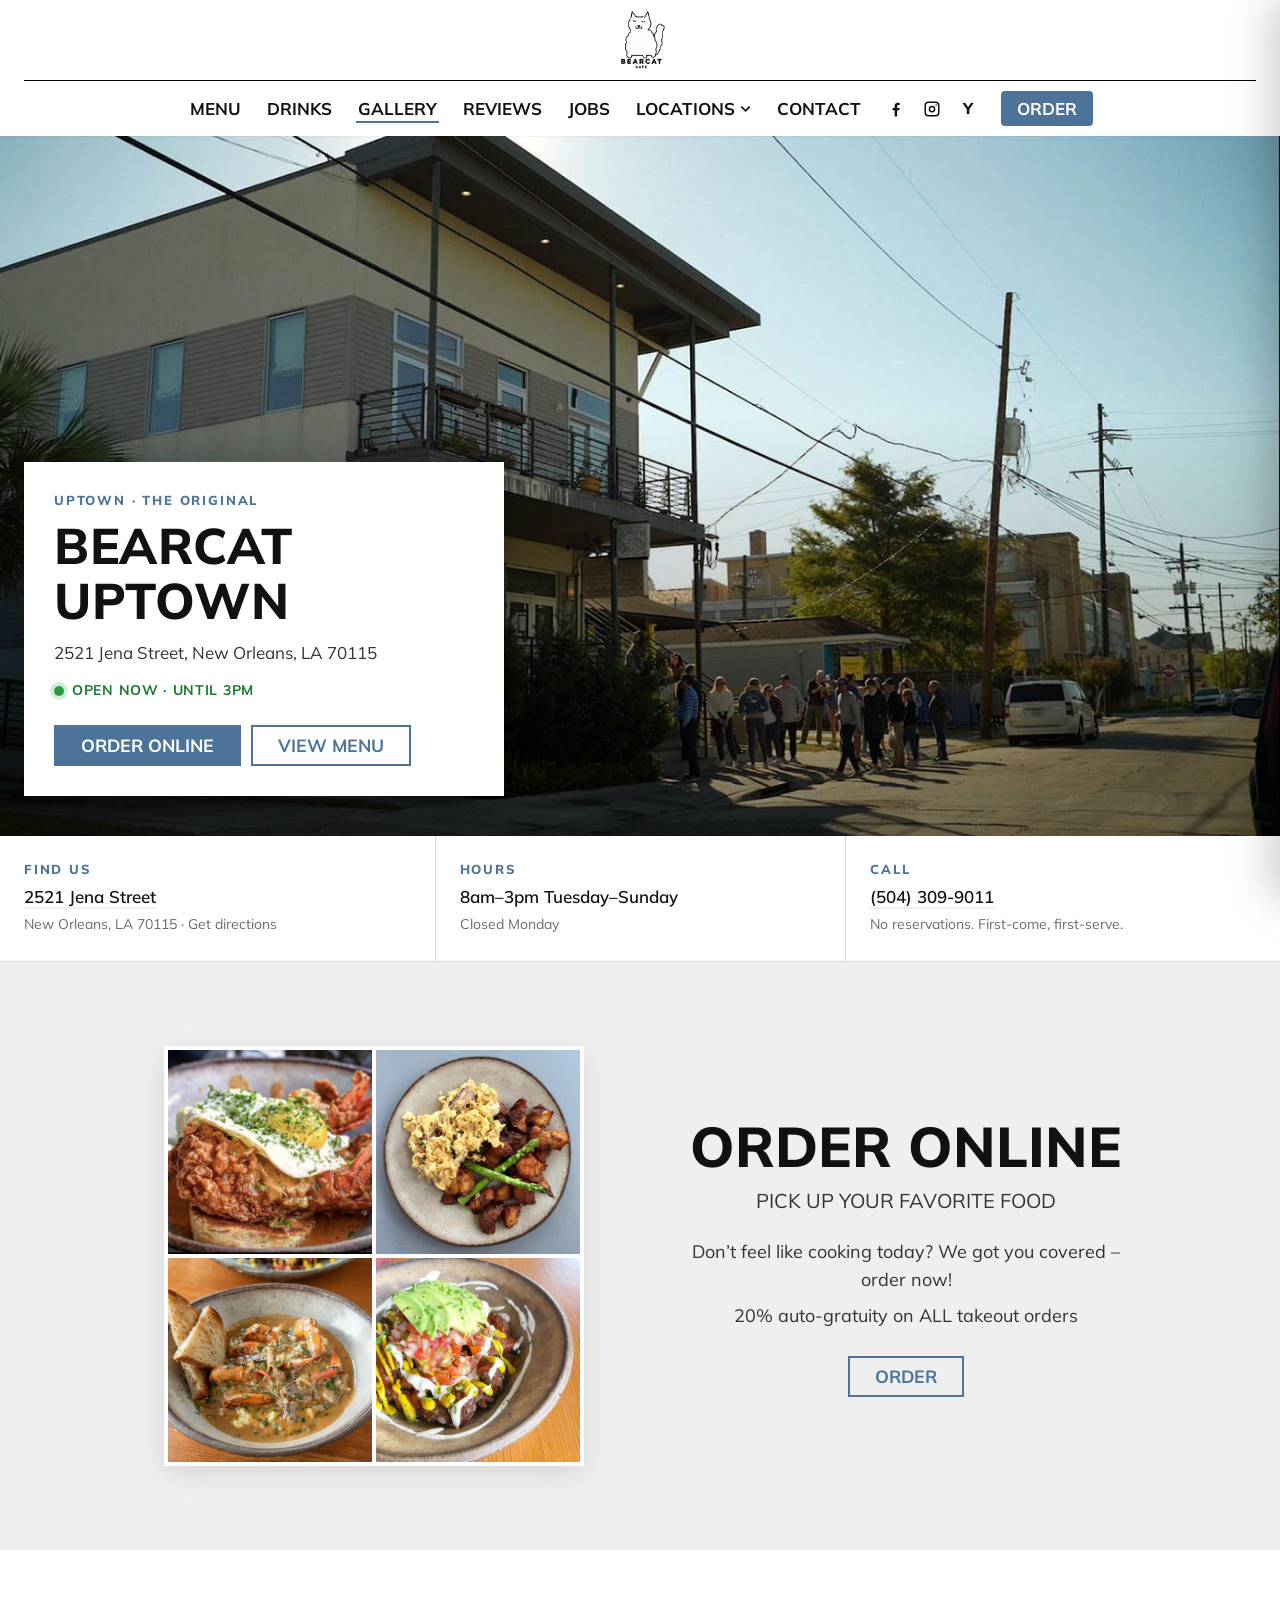
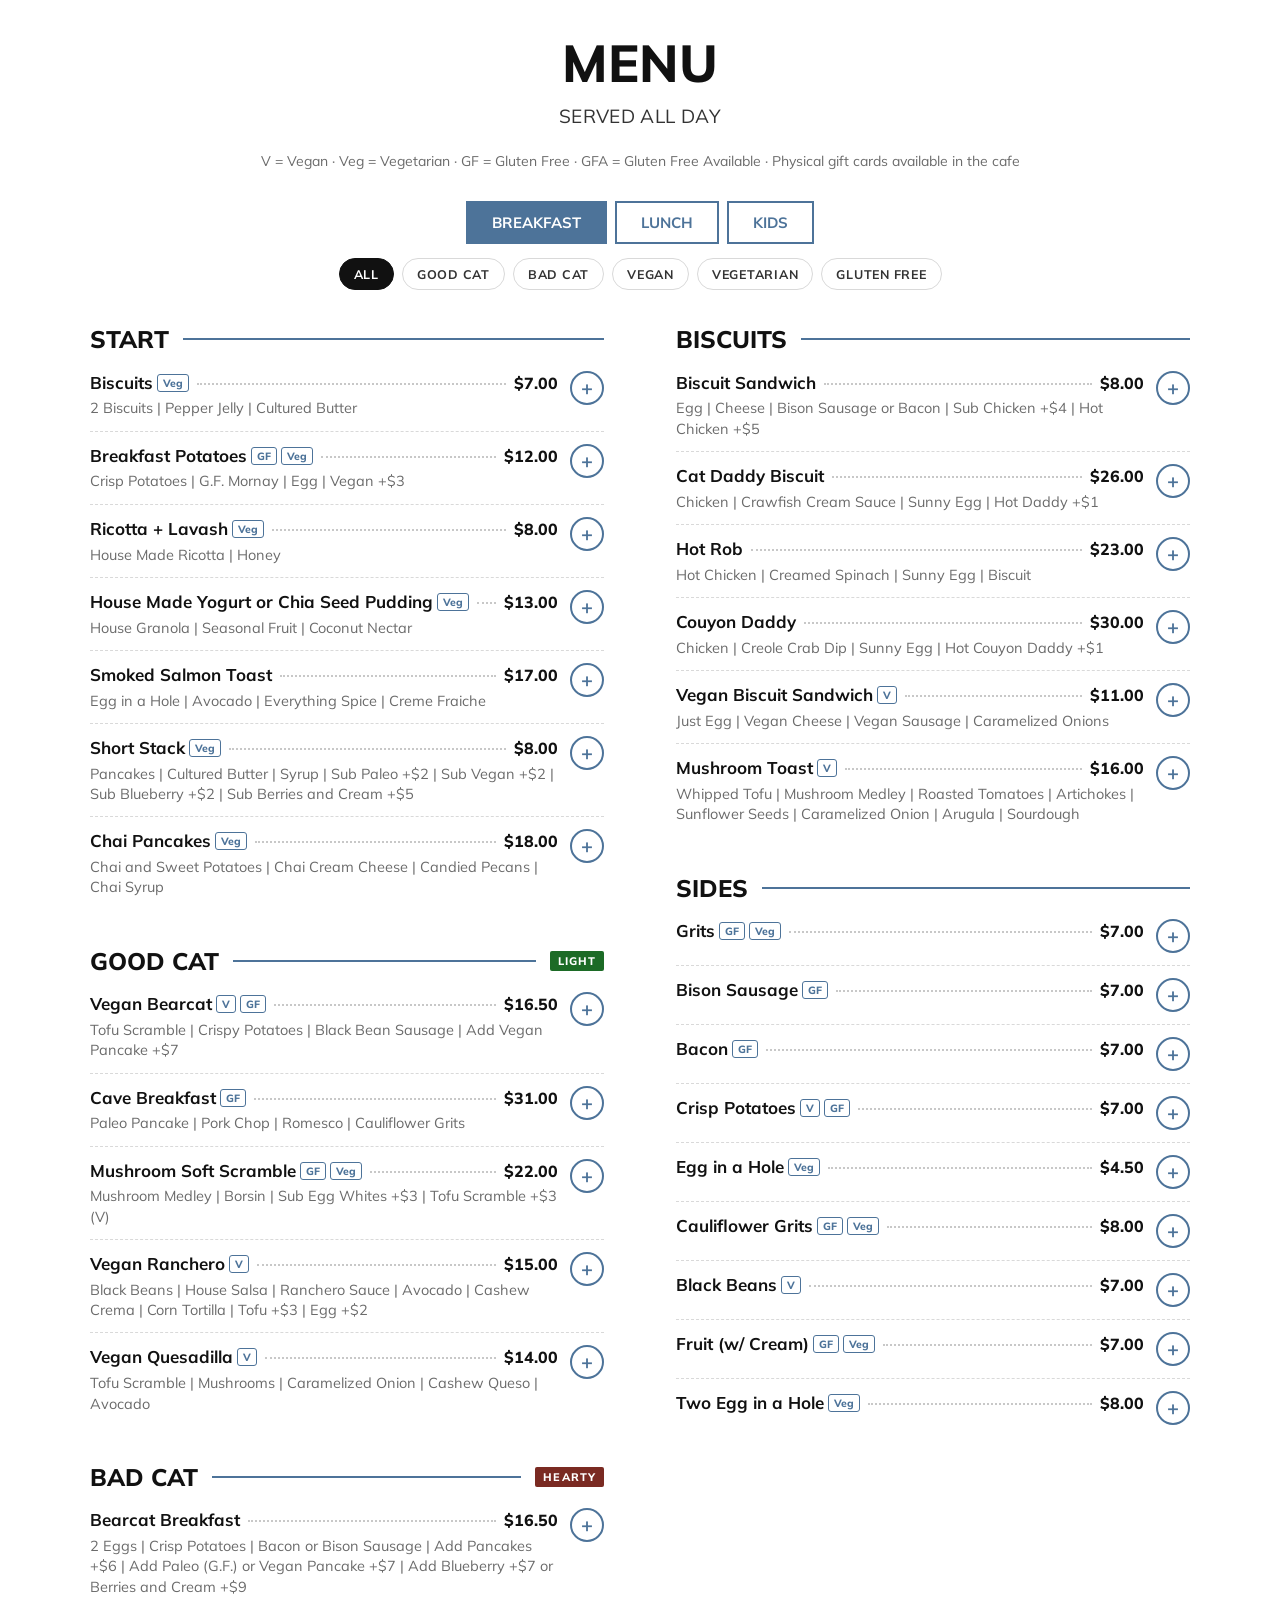
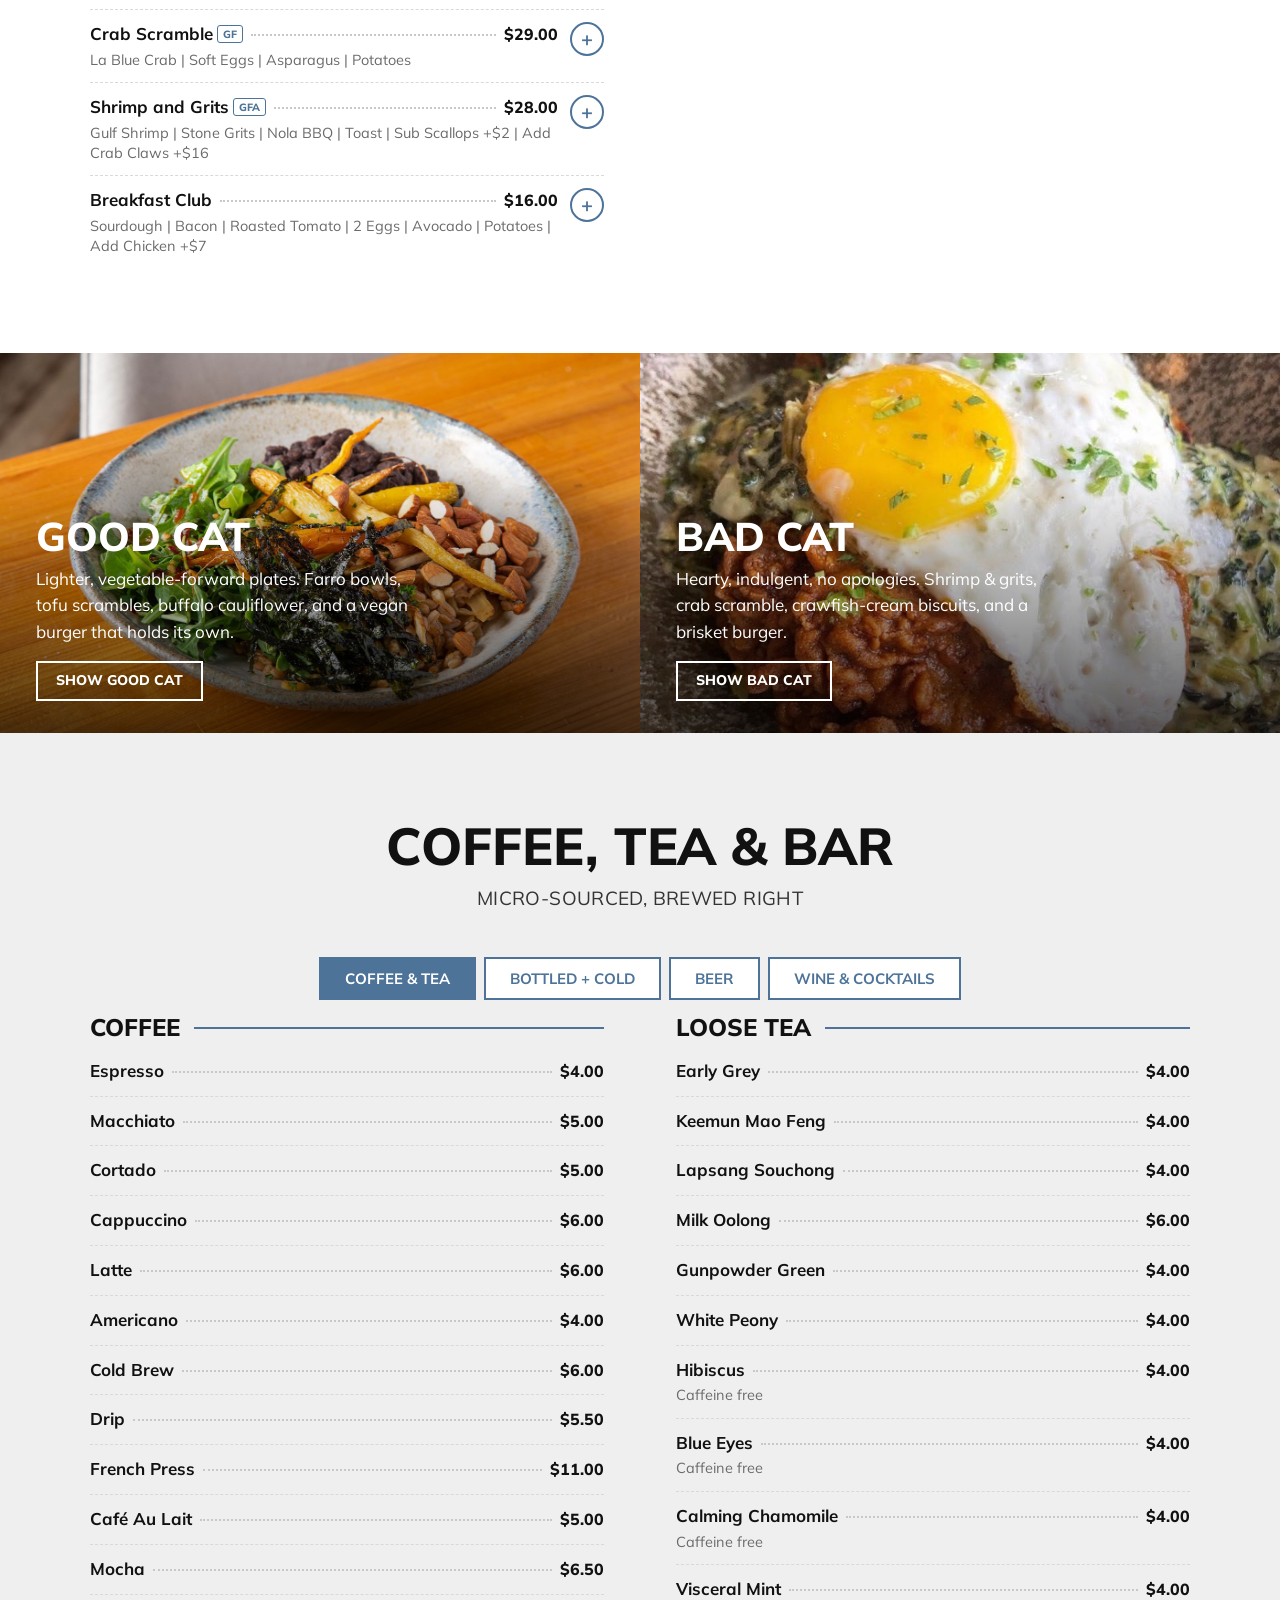
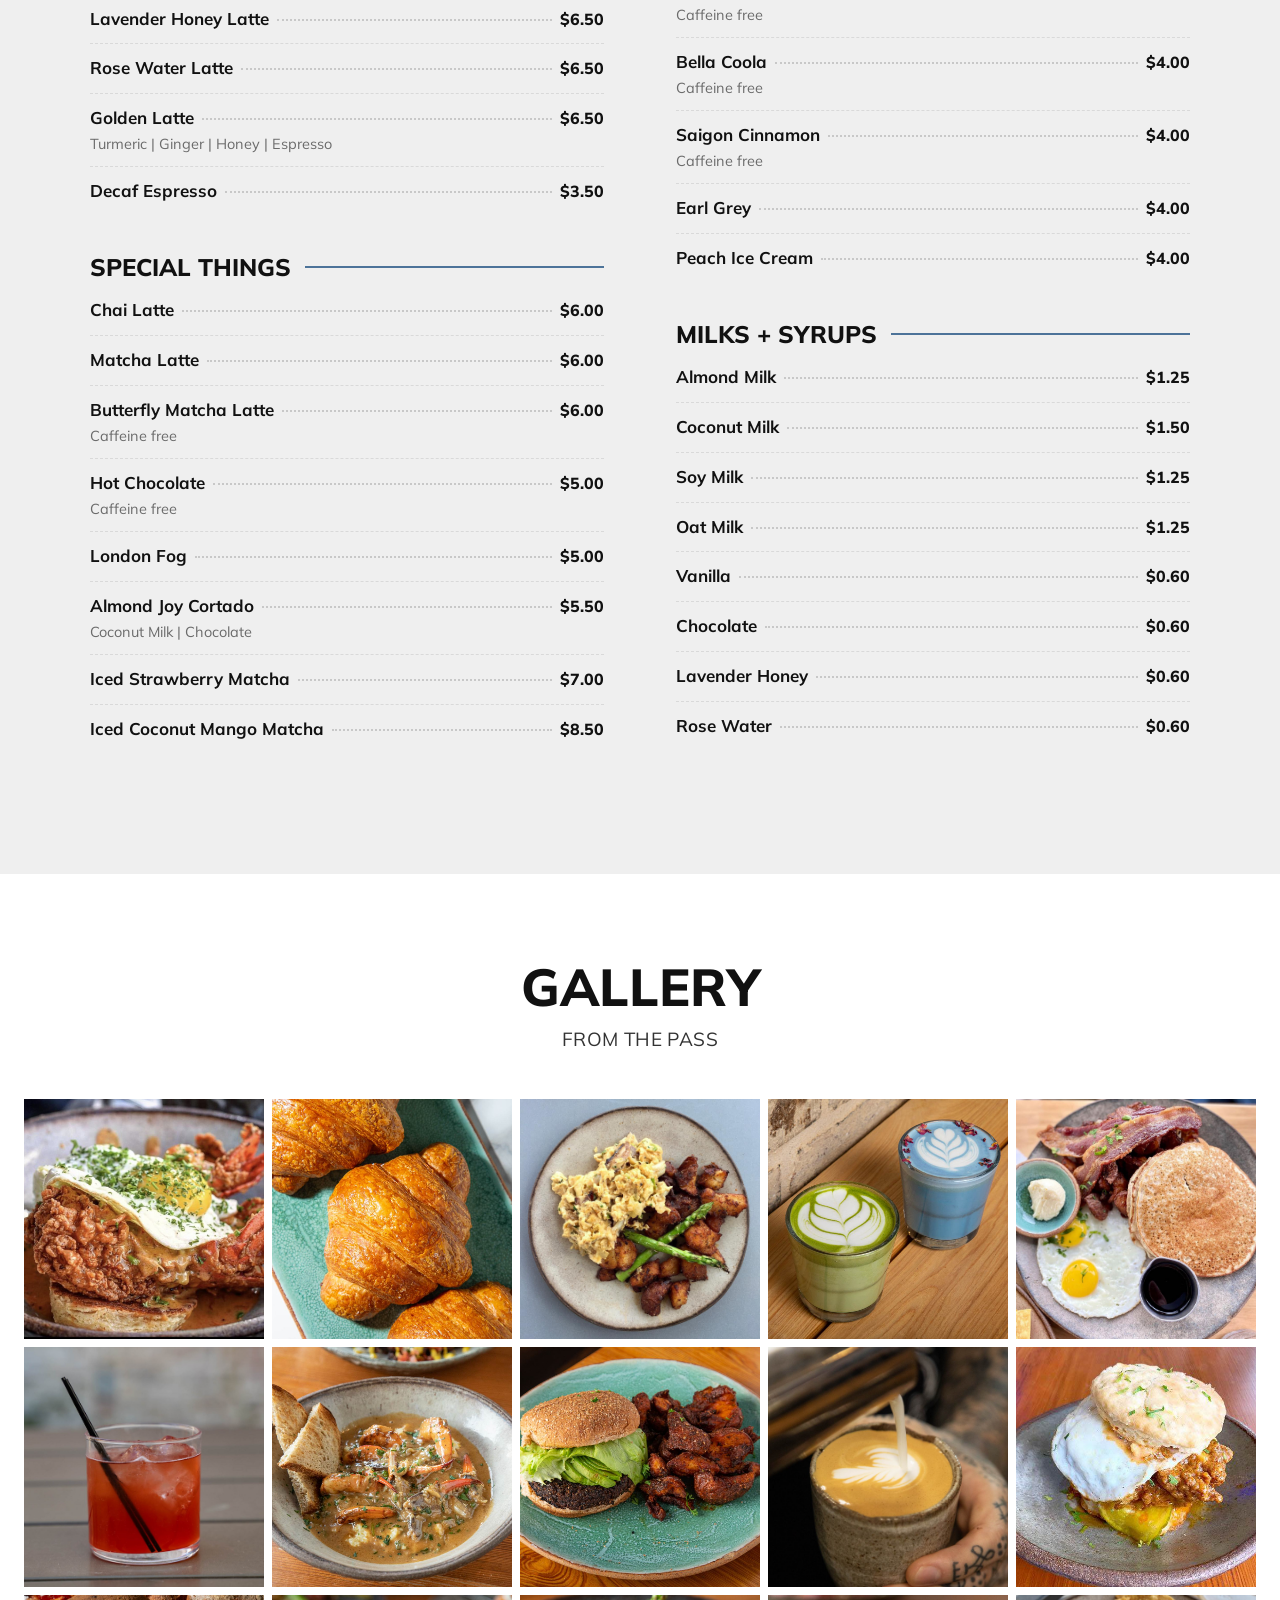
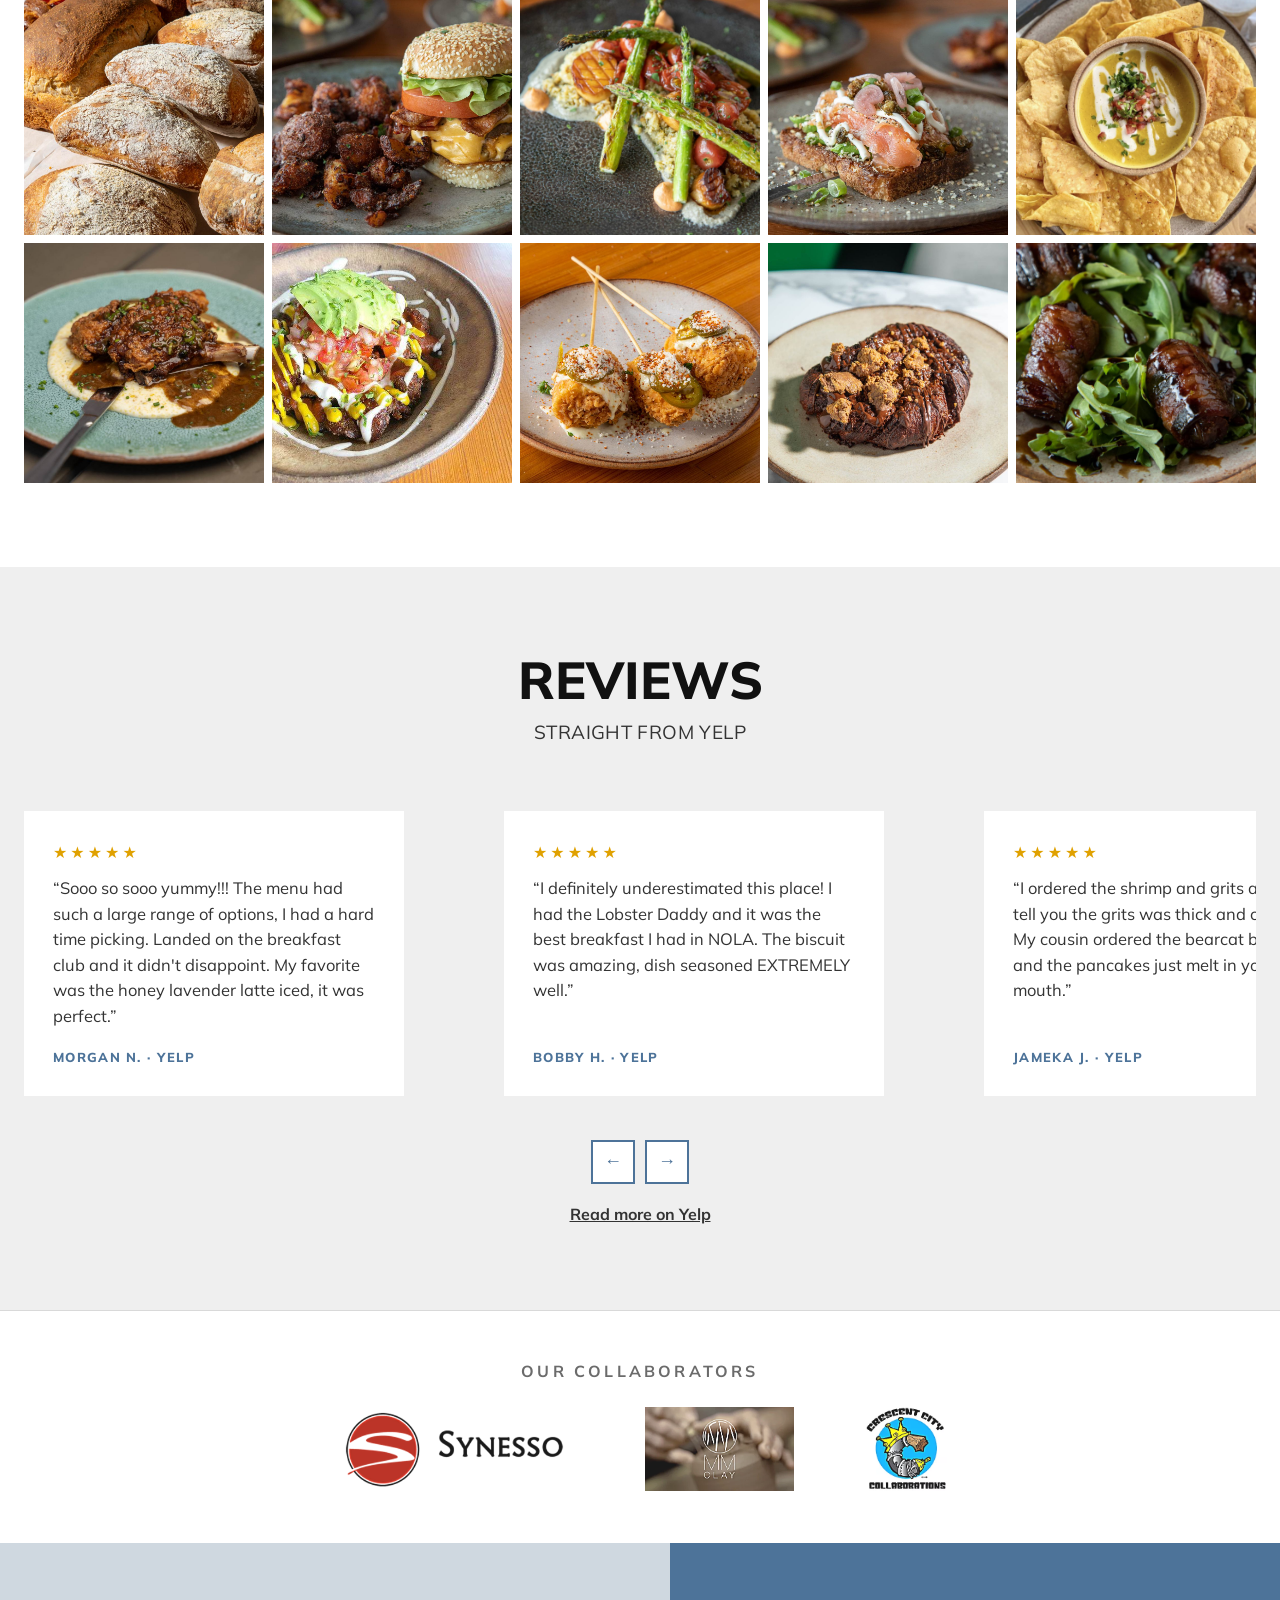
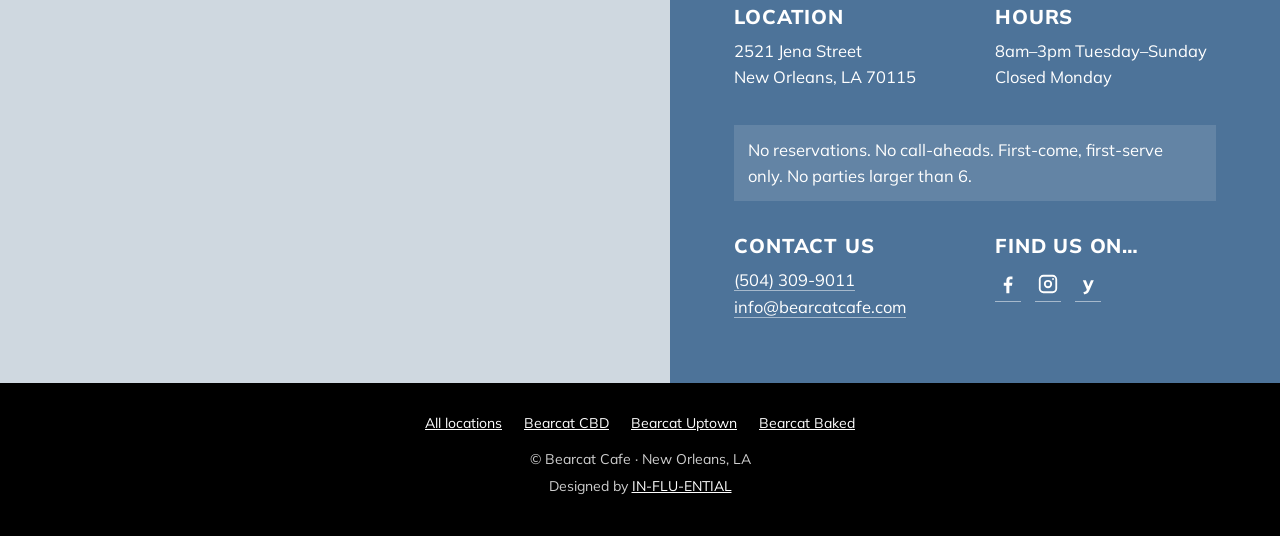
<file: uptown.html>
<!DOCTYPE html>
<html lang="en">
<head>
<meta charset="UTF-8">
<meta name="viewport" content="width=device-width, initial-scale=1">
<meta name="robots" content="noindex, nofollow">
<title>Bearcat Cafe — Uptown New Orleans</title>
<meta name="description" content="Bearcat Uptown — full-service sit-down breakfast &amp; lunch cafe at 2521 Jena Street, New Orleans. Good Cat for light, Bad Cat for hearty.">
<meta name="theme-color" content="#ffffff">
<link rel="icon" href="img/home-logo.png">
<link rel="preconnect" href="https://fonts.googleapis.com">
<link rel="preconnect" href="https://fonts.gstatic.com" crossorigin>
<link href="https://fonts.googleapis.com/css2?family=Mulish:wght@400;600;700;800&display=swap" rel="stylesheet">
<link rel="stylesheet" href="css/site.css">
</head>
<body>
<a class="skip" href="#content">Skip to Main Content</a>
<header class="site-header"><div class="hdr-inner">
  <div class="brand-row">
    <a class="brand" href="index.html" aria-label="Bearcat Cafe — all locations"><img src="img/logo-uptown.png" alt="Bearcat Uptown logo"></a>
    <button class="nav-toggle" aria-label="Toggle menu" aria-expanded="false"><span></span><span></span><span></span></button>
  </div>
  <nav class="main-nav" aria-label="Primary"><a href="#menu">Menu</a><a href="#drinks">Drinks</a><a href="#gallery">Gallery</a><a href="#reviews">Reviews</a><a href="https://tmt.spotapps.co/job-listings?spot_id=73053&callback_url=http://bearcatcafe.com/" target="_blank" rel="noopener">Jobs</a><div class="dd"><button class="dd-btn" aria-expanded="false" aria-haspopup="true">Locations<svg viewBox="0 0 12 12" aria-hidden="true"><path d="M1.5 4l4.5 4.5L10.5 4" fill="none" stroke="currentColor" stroke-width="2"/></svg></button><div class="dd-menu" role="menu"><a href="cbd.html" role="menuitem">Bearcat CBD</a><a href="uptown.html" role="menuitem" aria-current=page>Bearcat Uptown</a><a href="http://bearcatbaked.com/" target="_blank" rel="noopener" role="menuitem">Bearcat Baked</a></div></div><a href="#contact">Contact</a><div class="social"><a href="https://www.facebook.com/458787917802514" target="_blank" rel="noopener" aria-label="Facebook"><svg viewBox="0 0 24 24" aria-hidden="true"><path d="M13.5 22v-8.2h2.8l.5-3.3h-3.3V8.4c0-.9.3-1.6 1.7-1.6h1.7V3.9c-.3 0-1.3-.1-2.5-.1-2.5 0-4.2 1.5-4.2 4.3v2.4H7.4v3.3h2.8V22h3.3z"/></svg></a><a href="https://www.instagram.com/bearcatnola" target="_blank" rel="noopener" aria-label="Instagram"><svg viewBox="0 0 24 24" aria-hidden="true"><path fill-rule="evenodd" d="M7 2h10a5 5 0 015 5v10a5 5 0 01-5 5H7a5 5 0 01-5-5V7a5 5 0 015-5zm0 2a3 3 0 00-3 3v10a3 3 0 003 3h10a3 3 0 003-3V7a3 3 0 00-3-3H7zm5 3.5a4.5 4.5 0 110 9 4.5 4.5 0 010-9zm0 2a2.5 2.5 0 100 5 2.5 2.5 0 000-5zM17.5 5.5a1 1 0 110 2 1 1 0 010-2z"/></svg></a><a href="https://www.yelp.com/biz/bearcat-cafe-new-orleans-3" target="_blank" rel="noopener" aria-label="Yelp"><svg viewBox="0 0 24 24" aria-hidden="true"><text x="12" y="19" text-anchor="middle" font-family="Mulish,sans-serif" font-weight="800" font-size="21">y</text></svg></a></div><a class="nav-order" href="#order" data-open-cart>Order<span class="cart-badge" aria-label="Items in order"></span></a></nav>
</div></header>
<main id="content">
<section class="hero" aria-label="Bearcat Uptown">
  <img src="img/storefront.jpg" alt="Bearcat Uptown storefront">
  <div class="hero-inner"><div class="hero-card">
    <p class="eyebrow">Uptown · The original</p>
    <h1>Bearcat Uptown</h1>
    <p>2521 Jena Street, New Orleans, LA 70115</p>
    <span class="status" id="status" aria-live="polite"></span>
    <div class="hero-actions">
      <a class="btn-solid" href="#order" data-open-cart>Order online</a>
      <a class="btn-outline" href="#menu">View menu</a>
    </div>
  </div></div>
  
</section>
<div class="info-strip"><div class="info-grid">
  <div class="info-cell"><h2>Find us</h2><p><a href="https://www.google.com/maps/dir/?api=1&destination=2521+Jena+Street%2C+New+Orleans%2C+LA+70115" target="_blank" rel="noopener">2521 Jena Street</a></p><small>New Orleans, LA 70115 · Get directions</small></div>
  <div class="info-cell"><h2>Hours</h2><p>8am–3pm Tuesday–Sunday</p><small>Closed Monday</small></div>
  <div class="info-cell"><h2>Call</h2><p><a href="tel:+15043099011">(504) 309-9011</a></p><small>No reservations. First-come, first-serve.</small></div>
</div></div>
<section class="section gray" id="order"><div class="order-grid">
  <div class="reveal"><div class="collage"><img src="img/crawfish-biscuit.jpg" alt="" loading="lazy"><img src="img/crab-scramble.jpg" alt="" loading="lazy"><img src="img/shrimp-grits.jpg" alt="" loading="lazy"><img src="img/ranchero.jpg" alt="" loading="lazy"></div></div>
  <div class="order-copy reveal">
    <h2>Order online</h2><p class="sub">Pick up your favorite food</p>
    <p>Don’t feel like cooking today? We got you covered – order now!</p>
    <p>20% auto-gratuity on ALL takeout orders</p>
    <div class="btn-row"><a class="btn-outline" href="#order" data-open-cart>Order</a></div>
  </div></div></section>
<section class="section" id="menu"><div class="wrap">
  <div class="sec-head reveal"><h2>Menu</h2><p>Served all day</p></div>
  <p class="legend">V = Vegan · Veg = Vegetarian · GF = Gluten Free · GFA = Gluten Free Available · Physical gift cards available in the cafe</p>
  <div class="tabs" id="menuTabs" role="tablist" aria-label="Menu section"></div>
  <div class="chips" id="menuChips" aria-label="Filter menu"></div>
  <div id="menuBody"></div>
</div></section>
<section class="feature-split" aria-label="Good Cat and Bad Cat">
  <a href="#menu" onclick="jumpMenu('good')"><img src="img/farro-bowl.jpg" alt="Farro bowl with almonds, oyster mushroom and nori" loading="lazy"><div><h3>Good Cat</h3><p>Lighter, vegetable-forward plates. Farro bowls, tofu scrambles, buffalo cauliflower, and a vegan burger that holds its own.</p><span>Show Good Cat</span></div></a>
  <a href="#menu" onclick="jumpMenu('bad')"><img src="img/hot-biscuit.jpg" alt="Hot chicken biscuit with creamed spinach and a sunny egg" loading="lazy"><div><h3>Bad Cat</h3><p>Hearty, indulgent, no apologies. Shrimp &amp; grits, crab scramble, crawfish-cream biscuits, and a brisket burger.</p><span>Show Bad Cat</span></div></a>
</section>
<section class="section gray" id="drinks"><div class="wrap">
  <div class="sec-head reveal"><h2>Coffee, tea &amp; bar</h2><p>Micro-sourced, brewed right</p></div>
  <div class="tabs" id="drinkTabs" role="tablist" aria-label="Drinks section"></div>
  <div id="drinkBody"></div>
</div></section>
<section class="section" id="gallery"><div class="wrap"><div class="sec-head reveal"><h2>Gallery</h2><p>From the pass</p></div><div class="gallery"><button data-full="img/crawfish-biscuit.jpg" data-alt="Biscuit with fried chicken, crawfish cream sauce and a sunny egg" aria-label="Enlarge photo: Biscuit with fried chicken, crawfish cream sauce and a sunny egg"><img src="img/crawfish-biscuit.jpg" alt="Biscuit with fried chicken, crawfish cream sauce and a sunny egg" loading="lazy"></button><button data-full="img/croissants.jpg" data-alt="Fresh croissants on a teal plate" aria-label="Enlarge photo: Fresh croissants on a teal plate"><img src="img/croissants.jpg" alt="Fresh croissants on a teal plate" loading="lazy"></button><button data-full="img/crab-scramble.jpg" data-alt="Crab scramble with asparagus and potatoes" aria-label="Enlarge photo: Crab scramble with asparagus and potatoes"><img src="img/crab-scramble.jpg" alt="Crab scramble with asparagus and potatoes" loading="lazy"></button><button data-full="img/matcha-duo.jpg" data-alt="Matcha and butterfly pea lattes" aria-label="Enlarge photo: Matcha and butterfly pea lattes"><img src="img/matcha-duo.jpg" alt="Matcha and butterfly pea lattes" loading="lazy"></button><button data-full="img/bearcat-breakfast.jpg" data-alt="Bearcat Breakfast with pancake, bacon and egg" aria-label="Enlarge photo: Bearcat Breakfast with pancake, bacon and egg"><img src="img/bearcat-breakfast.jpg" alt="Bearcat Breakfast with pancake, bacon and egg" loading="lazy"></button><button data-full="img/cocktail.jpg" data-alt="Red cocktail with a black straw" aria-label="Enlarge photo: Red cocktail with a black straw"><img src="img/cocktail.jpg" alt="Red cocktail with a black straw" loading="lazy"></button><button data-full="img/shrimp-grits.jpg" data-alt="Shrimp and grits" aria-label="Enlarge photo: Shrimp and grits"><img src="img/shrimp-grits.jpg" alt="Shrimp and grits" loading="lazy"></button><button data-full="img/vegan-burger.jpg" data-alt="Vegan burger with potatoes" aria-label="Enlarge photo: Vegan burger with potatoes"><img src="img/vegan-burger.jpg" alt="Vegan burger with potatoes" loading="lazy"></button><button data-full="img/latte-pour.jpg" data-alt="Latte art being poured" aria-label="Enlarge photo: Latte art being poured"><img src="img/latte-pour.jpg" alt="Latte art being poured" loading="lazy"></button><button data-full="img/egg-biscuit.jpg" data-alt="Biscuit sandwich with fried egg" aria-label="Enlarge photo: Biscuit sandwich with fried egg"><img src="img/egg-biscuit.jpg" alt="Biscuit sandwich with fried egg" loading="lazy"></button><button data-full="img/bread.jpg" data-alt="Fresh-baked bread" aria-label="Enlarge photo: Fresh-baked bread"><img src="img/bread.jpg" alt="Fresh-baked bread" loading="lazy"></button><button data-full="img/brisket-burger.jpg" data-alt="Brisket burger with potatoes" aria-label="Enlarge photo: Brisket burger with potatoes"><img src="img/brisket-burger.jpg" alt="Brisket burger with potatoes" loading="lazy"></button><button data-full="img/asparagus.jpg" data-alt="Asparagus and tomatoes over grits" aria-label="Enlarge photo: Asparagus and tomatoes over grits"><img src="img/asparagus.jpg" alt="Asparagus and tomatoes over grits" loading="lazy"></button><button data-full="img/salmon-toast.jpg" data-alt="Smoked salmon toast" aria-label="Enlarge photo: Smoked salmon toast"><img src="img/salmon-toast.jpg" alt="Smoked salmon toast" loading="lazy"></button><button data-full="img/queso.jpg" data-alt="Vegan queso with corn chips" aria-label="Enlarge photo: Vegan queso with corn chips"><img src="img/queso.jpg" alt="Vegan queso with corn chips" loading="lazy"></button><button data-full="img/pork-chop.jpg" data-alt="Pork chop with romesco" aria-label="Enlarge photo: Pork chop with romesco"><img src="img/pork-chop.jpg" alt="Pork chop with romesco" loading="lazy"></button><button data-full="img/ranchero.jpg" data-alt="Vegan ranchero with avocado" aria-label="Enlarge photo: Vegan ranchero with avocado"><img src="img/ranchero.jpg" alt="Vegan ranchero with avocado" loading="lazy"></button><button data-full="img/egg-rolls.jpg" data-alt="Boudin egg rolls" aria-label="Enlarge photo: Boudin egg rolls"><img src="img/egg-rolls.jpg" alt="Boudin egg rolls" loading="lazy"></button><button data-full="img/chocolate-croissant.jpg" data-alt="Chocolate peanut croissant" aria-label="Enlarge photo: Chocolate peanut croissant"><img src="img/chocolate-croissant.jpg" alt="Chocolate peanut croissant" loading="lazy"></button><button data-full="img/pork-belly.jpg" data-alt="Pork belly over arugula" aria-label="Enlarge photo: Pork belly over arugula"><img src="img/pork-belly.jpg" alt="Pork belly over arugula" loading="lazy"></button></div></div></section>
<section class="section gray" id="reviews"><div class="wrap">
  <div class="sec-head reveal"><h2>Reviews</h2><p>Straight from Yelp</p></div>
  <div class="review-rail" tabindex="0" aria-label="Customer reviews"><blockquote class="review"><div class="stars" aria-label="5 stars">★★★★★</div><p>“Sooo so sooo yummy!!! The menu had such a large range of options, I had a hard time picking. Landed on the breakfast club and it didn&#x27;t disappoint. My favorite was the honey lavender latte iced, it was perfect.”</p><footer>Morgan N. · Yelp</footer></blockquote><blockquote class="review"><div class="stars" aria-label="5 stars">★★★★★</div><p>“I definitely underestimated this place! I had the Lobster Daddy and it was the best breakfast I had in NOLA. The biscuit was amazing, dish seasoned EXTREMELY well.”</p><footer>Bobby H. · Yelp</footer></blockquote><blockquote class="review"><div class="stars" aria-label="5 stars">★★★★★</div><p>“I ordered the shrimp and grits and when I tell you the grits was thick and creamy. My cousin ordered the bearcat breakfast and the pancakes just melt in your mouth.”</p><footer>Jameka J. · Yelp</footer></blockquote><blockquote class="review"><div class="stars" aria-label="5 stars">★★★★★</div><p>“Great food and drinks! Had the regular pancakes and they were so delicious! Also had the Craw Daddy special, and my friend had the scallop and grits and everything was so great!”</p><footer>Ashley J. · Yelp</footer></blockquote><blockquote class="review"><div class="stars" aria-label="5 stars">★★★★★</div><p>“Food and drinks are ALWAYS amazing! The wait for a seat is crazy worth it! Get there early! The smokey hot tea was so delicious, I had to get one to go!”</p><footer>M D. · Yelp</footer></blockquote></div>
  <div class="rail-ctrl"><button data-rail="-1" aria-label="Previous review">←</button><button data-rail="1" aria-label="Next review">→</button></div>
  <a class="more-link" href="https://www.yelp.com/biz/bearcat-cafe-new-orleans-3" target="_blank" rel="noopener">Read more on Yelp</a>
</div></section>
<section class="collabs"><h2>Our collaborators</h2><div class="collab-row">
  <a href="https://synesso.com/" target="_blank" rel="noopener" aria-label="Synesso"><img src="img/synesso.png" alt="Synesso" loading="lazy"></a>
  <a href="https://mmclay.com/" target="_blank" rel="noopener" aria-label="MM Clay"><img src="img/mm-clay.png" alt="MM Clay" loading="lazy"></a>
  <a href="http://www.crescentcitycollaborations.com/" target="_blank" rel="noopener" aria-label="Crescent City Collaborations"><img src="img/crescent-city.png" alt="Crescent City Collaborations" loading="lazy"></a>
</div></section>
<section class="contact" id="contact"><div class="contact-grid">
  <div class="contact-map"><iframe title="Map to Bearcat Uptown" loading="lazy" referrerpolicy="no-referrer-when-downgrade" src="https://www.google.com/maps?q=2521+Jena+Street%2C+New+Orleans%2C+LA+70115&output=embed"></iframe></div>
  <div class="contact-info">
    <div><h2>Location</h2><address>2521 Jena Street<br>New Orleans, LA 70115</address></div>
    <div><h2>Hours</h2><p>8am–3pm Tuesday–Sunday<br>Closed Monday</p></div>
    <div class="wide"><p class="no-res">No reservations. No call-aheads. First-come, first-serve only. No parties larger than 6.</p></div>
    <div><h2>Contact us</h2><p><a href="tel:+15043099011">(504) 309-9011</a><br><a href="mailto:info@bearcatcafe.com">info@bearcatcafe.com</a></p></div>
    <div><h2>Find us on…</h2><div class="social"><a href="https://www.facebook.com/458787917802514" target="_blank" rel="noopener" aria-label="Facebook"><svg viewBox="0 0 24 24" aria-hidden="true"><path d="M13.5 22v-8.2h2.8l.5-3.3h-3.3V8.4c0-.9.3-1.6 1.7-1.6h1.7V3.9c-.3 0-1.3-.1-2.5-.1-2.5 0-4.2 1.5-4.2 4.3v2.4H7.4v3.3h2.8V22h3.3z"/></svg></a><a href="https://www.instagram.com/bearcatnola" target="_blank" rel="noopener" aria-label="Instagram"><svg viewBox="0 0 24 24" aria-hidden="true"><path fill-rule="evenodd" d="M7 2h10a5 5 0 015 5v10a5 5 0 01-5 5H7a5 5 0 01-5-5V7a5 5 0 015-5zm0 2a3 3 0 00-3 3v10a3 3 0 003 3h10a3 3 0 003-3V7a3 3 0 00-3-3H7zm5 3.5a4.5 4.5 0 110 9 4.5 4.5 0 010-9zm0 2a2.5 2.5 0 100 5 2.5 2.5 0 000-5zM17.5 5.5a1 1 0 110 2 1 1 0 010-2z"/></svg></a><a href="https://www.yelp.com/biz/bearcat-cafe-new-orleans-3" target="_blank" rel="noopener" aria-label="Yelp"><svg viewBox="0 0 24 24" aria-hidden="true"><text x="12" y="19" text-anchor="middle" font-family="Mulish,sans-serif" font-weight="800" font-size="21">y</text></svg></a></div></div>
  </div></div></section>
</main>
<footer class="site-footer"><nav aria-label="Locations"><a href="index.html">All locations</a><a href="cbd.html">Bearcat CBD</a><a href="uptown.html">Bearcat Uptown</a><a href="http://bearcatbaked.com/" target="_blank" rel="noopener">Bearcat Baked</a></nav>
<p>© Bearcat Cafe · New Orleans, LA</p><p>Designed by <a href="https://in-flu-ential.vercel.app" target="_blank" rel="noopener">IN-FLU-ENTIAL</a></p></footer>
<div class="lightbox" role="dialog" aria-label="Photo viewer"><button aria-label="Close">&times;</button><img alt=""></div>
<div class="scrim" id="scrim" onclick="closeCart()"></div>
<aside class="drawer" id="drawer" aria-label="Your order"><header><h2>Your order</h2><button onclick="closeCart()" aria-label="Close order">&times;</button></header><div class="cart-body" id="cartBody"></div><div class="cart-foot" id="cartFoot"></div></aside>
<script src="js/menu-data.js"></script>
<script>window.LOC = {"hours": {"0": [480, 900], "1": null, "2": [480, 900], "3": [480, 900], "4": [480, 900], "5": [480, 900], "6": [480, 900]}, "gratuity": 0.2, "address": "2521 Jena Street, New Orleans, LA 70115"};</script>
<script src="js/site.js"></script>
<script src="js/menu.js"></script>
</body>
</html>
</file>
<file: css/site.css>
/* Bearcat Cafe — site styles. Matches the live bearcatcafe.com look (white, Mulish, steel-blue #4d7399, green #1c6b26). */
:root{
  --blue:#4d7399; --blue-dark:#385a7c; --blue-soft:#e9eff5;
  --green:#1c6b26;
  --ink:#111; --text:#333; --muted:#6b6b6b;
  --gray:#efefef; --line:#d9d9d9; --bg:#fff;
  --radius:4px;
  --max:1296px;
}
*,*::before,*::after{box-sizing:border-box}
html{scroll-behavior:smooth;scroll-padding-top:150px}
body{margin:0;font-family:Mulish,system-ui,sans-serif;color:var(--text);background:var(--bg);line-height:1.55;-webkit-font-smoothing:antialiased}
img{max-width:100%;display:block}
a{color:inherit}
h1,h2,h3,h4{color:var(--ink);margin:0;line-height:1.1}
.sr-only{position:absolute;width:1px;height:1px;overflow:hidden;clip:rect(0 0 0 0);white-space:nowrap}
.skip{position:absolute;left:8px;top:-60px;background:#fff;color:var(--ink);padding:10px 14px;z-index:200;font-weight:700;border:2px solid var(--blue)}
.skip:focus{top:8px}
:focus-visible{outline:3px solid var(--blue);outline-offset:3px}

/* ---------- Buttons ---------- */
.btn-outline,.btn-solid{display:inline-flex;align-items:center;justify-content:center;min-height:41px;padding:6px 25px;border:2px solid var(--blue);color:var(--blue);font:700 17.7px/1.2 Mulish,sans-serif;text-transform:uppercase;text-decoration:none;background:transparent;cursor:pointer;transition:background .18s,color .18s,border-color .18s}
.btn-outline:hover{background:var(--blue);color:#fff}
.btn-solid{background:var(--blue);color:#fff}
.btn-solid:hover{background:var(--blue-dark);border-color:var(--blue-dark)}
.btn-green{color:var(--green);border-color:var(--green)}
.btn-green:hover{background:var(--green);color:#fff}
.btn-light{border-color:#fff;color:#fff}
.btn-light:hover{background:#fff;color:var(--blue)}
.btn-sm{min-height:36px;font-size:14px;padding:4px 18px}

/* ---------- HOME (exact replica of the live location picker) ---------- */
body.home{background:#fafafa}
.home main{width:620px;max-width:100%;margin:0 auto;padding:58px 0 40px;text-align:center}
@media (max-width:660px){.home main{padding-left:16px;padding-right:16px}}
.home-logo{display:block;width:190px;margin:0 auto}
.home-logo img{width:190px;height:auto}
.home .btn-row{display:flex;justify-content:center;gap:10px;margin:13px 0 21px}
.home .btn-row .btn-outline{min-width:200px;padding-left:25px;padding-right:25px}
.home .btn-green{min-width:205px;font-size:18px;padding-left:25px;padding-right:25px}
.rule{border:0;border-top:1px solid #000;margin:0}
.rule-light{border-top-color:#777;margin-top:20px}
.home-baked-img{display:block;width:190px;margin:21px auto 0}
.home-baked-img img{width:190px;height:auto}
.home .home-baked-img+.btn-row{margin:15px 0 0}
.a11y-note{text-align:center;font-size:14px;color:var(--muted);margin:24px 16px 32px}

/* ---------- Header ---------- */
.site-header{position:sticky;top:0;z-index:60;background:#fff;box-shadow:0 1px 0 rgba(0,0,0,.04);transition:box-shadow .2s}
.site-header.compact{box-shadow:0 4px 14px rgba(0,0,0,.12)}
.hdr-inner{max-width:var(--max);margin:0 auto;padding:0 24px}
.brand-row{display:flex;justify-content:center;align-items:center;padding:8px 0;border-bottom:1px solid #000;position:relative}
.brand img{height:64px;width:auto;transition:height .2s}
.compact .brand img{height:42px}
.nav-toggle{display:none;position:absolute;right:0;top:50%;transform:translateY(-50%);width:44px;height:44px;border:0;background:none;cursor:pointer;padding:0}
.nav-toggle span{display:block;width:24px;height:2px;background:var(--ink);margin:5px auto;transition:transform .2s,opacity .2s}
.nav-toggle[aria-expanded=true] span:nth-child(1){transform:translateY(7px) rotate(45deg)}
.nav-toggle[aria-expanded=true] span:nth-child(2){opacity:0}
.nav-toggle[aria-expanded=true] span:nth-child(3){transform:translateY(-7px) rotate(-45deg)}
.main-nav{display:flex;justify-content:center;align-items:center;gap:6px 22px;padding:10px 0;flex-wrap:wrap}
.main-nav a,.main-nav button.dd-btn{font:700 17px/1 Mulish,sans-serif;text-transform:uppercase;color:var(--ink);text-decoration:none;background:none;border:0;cursor:pointer;padding:8px 2px;position:relative}
.main-nav a::after,.dd-btn::after{content:"";position:absolute;left:0;right:0;bottom:2px;height:2px;background:var(--blue);transform:scaleX(0);transition:transform .2s}
.main-nav a:hover::after,.main-nav a.active::after,.dd-btn:hover::after{transform:scaleX(1)}
.main-nav a.nav-order{background:var(--blue);color:#fff;padding:9px 16px;border-radius:var(--radius)}
.main-nav a.nav-order::after{display:none}
.main-nav a.nav-order:hover{background:var(--blue-dark)}
.dd{position:relative}
.dd-btn svg{width:11px;height:11px;margin-left:5px;vertical-align:1px;transition:transform .2s}
.dd-btn[aria-expanded=true] svg{transform:rotate(180deg)}
.dd-menu{display:none;position:absolute;left:50%;top:100%;transform:translateX(-50%);min-width:210px;background:#fff;border:1px solid var(--line);box-shadow:0 10px 28px rgba(0,0,0,.14);padding:6px;z-index:70}
.dd-menu.open{display:block}
.dd-menu a{display:block;padding:11px 14px;font-size:15px;text-align:left}
.dd-menu a::after{display:none}
.dd-menu a:hover{background:var(--blue-soft)}
.dd-menu a[aria-current=page]{color:var(--blue)}
.social{display:flex;gap:14px;align-items:center}
.social a{padding:6px 2px;display:inline-flex}
.social svg{width:18px;height:18px;fill:var(--ink);transition:fill .18s}
.social a:hover svg{fill:var(--blue)}
.social a::after{display:none}

/* ---------- Hero ---------- */
.hero{position:relative;min-height:min(78vh,700px);display:flex;align-items:flex-end;background:#222;overflow:hidden}
.hero>img,.hero>video{position:absolute;inset:0;width:100%;height:100%;object-fit:cover}
.hero::after{content:"";position:absolute;inset:0;background:linear-gradient(180deg,rgba(0,0,0,0) 40%,rgba(0,0,0,.45))}
.hero-inner{position:relative;z-index:2;width:100%;max-width:var(--max);margin:0 auto;padding:0 24px 40px}
.hero-card{background:#fff;max-width:480px;padding:28px 30px 30px;box-shadow:0 14px 40px rgba(0,0,0,.28)}
.hero-card .eyebrow{font-size:13px;font-weight:800;letter-spacing:.14em;text-transform:uppercase;color:var(--blue);margin:0 0 8px}
.hero-card h1{font-size:clamp(34px,5vw,50px);font-weight:800;text-transform:uppercase;letter-spacing:.01em}
.hero-card p{margin:12px 0 0;font-size:17px}
.status{display:inline-flex;align-items:center;gap:8px;margin-top:14px;font-weight:700;font-size:14px;text-transform:uppercase;letter-spacing:.05em}
.status i{width:10px;height:10px;border-radius:50%;background:#999;display:inline-block}
.status.open i{background:#2e9b44;box-shadow:0 0 0 4px rgba(46,155,68,.2)}
.status.open{color:#1d7a31}
.hero-actions{display:flex;flex-wrap:wrap;gap:10px;margin-top:22px}
.hero-ctrl{position:absolute;right:24px;bottom:24px;z-index:3;width:44px;height:44px;border-radius:50%;border:2px solid #fff;background:rgba(0,0,0,.35);color:#fff;cursor:pointer;font-size:14px}

/* ---------- Info strip ---------- */
.info-strip{border-bottom:1px solid var(--line)}
.info-grid{max-width:var(--max);margin:0 auto;padding:0 24px;display:grid;grid-template-columns:repeat(3,1fr)}
.info-cell{padding:26px 24px;border-left:1px solid var(--line)}
.info-cell:first-child{border-left:0;padding-left:0}
.info-cell h2{font-size:13px;letter-spacing:.14em;text-transform:uppercase;color:var(--blue);margin-bottom:8px;font-weight:800}
.info-cell p{margin:0;font-size:17px;color:var(--ink);font-weight:600}
.info-cell a{text-decoration:none;border-bottom:2px solid var(--blue-soft);transition:border-color .18s}
.info-cell a:hover{border-color:var(--blue)}
.info-cell small{display:block;font-weight:400;color:var(--muted);font-size:14px;margin-top:3px}

/* ---------- Sections ---------- */
.section{padding:84px 24px}
.section.gray{background:var(--gray)}
.wrap{max-width:var(--max);margin:0 auto}
.sec-head{text-align:center;margin-bottom:44px}
.sec-head h2{font-size:clamp(34px,5vw,52px);font-weight:800;text-transform:uppercase}
.sec-head p{margin:10px 0 0;font-size:19px;text-transform:uppercase;letter-spacing:.02em}
.order-grid{display:grid;grid-template-columns:1fr 1fr;gap:64px;align-items:center;max-width:1000px;margin:0 auto}
.collage{display:grid;grid-template-columns:1fr 1fr;gap:4px;background:#fff;padding:4px;box-shadow:0 8px 28px rgba(0,0,0,.1);max-width:420px;margin:0 auto}
.collage img{width:100%;aspect-ratio:1;object-fit:cover}
.collage.single{display:block}
.order-copy{text-align:center}
.order-copy h2{font-size:clamp(38px,5vw,56px);font-weight:800;text-transform:uppercase}
.order-copy .sub{font-size:20px;text-transform:uppercase;margin:8px 0 22px}
.order-copy p{margin:0 0 8px;font-size:18px}
.order-copy .btn-row{margin-top:26px;display:flex;gap:10px;justify-content:center;flex-wrap:wrap}

/* ---------- Menu (Uptown) ---------- */
.legend{text-align:center;color:var(--muted);font-size:14px;margin:-24px 0 28px}
.tabs{display:flex;justify-content:center;flex-wrap:wrap;gap:8px;margin-bottom:14px}
.tab{font:700 15px/1 Mulish,sans-serif;text-transform:uppercase;padding:12px 24px;border:2px solid var(--blue);color:var(--blue);background:#fff;cursor:pointer;transition:all .18s}
.tab:hover{background:var(--blue-soft)}
.tab[aria-selected=true]{background:var(--blue);color:#fff}
.chips{display:flex;justify-content:center;flex-wrap:wrap;gap:8px;margin-bottom:36px}
.chip{font:700 12.5px/1 Mulish,sans-serif;text-transform:uppercase;letter-spacing:.06em;padding:9px 14px;border:1px solid var(--line);border-radius:999px;background:#fff;color:var(--text);cursor:pointer;transition:all .18s}
.chip:hover{border-color:var(--blue)}
.chip[aria-pressed=true]{background:var(--ink);border-color:var(--ink);color:#fff}
.menu-cols{columns:2 420px;column-gap:72px;max-width:1100px;margin:0 auto}
.menu-sec{break-inside:avoid;margin-bottom:38px}
.menu-sec h3{font-size:24px;font-weight:800;text-transform:uppercase;display:flex;align-items:center;gap:14px;margin-bottom:6px}
.menu-sec h3::after{content:"";flex:1;height:2px;background:var(--blue)}
.menu-sec h3 .tag{font-size:11px;letter-spacing:.1em;padding:4px 8px;border-radius:2px;color:#fff;background:var(--green);order:2}
.menu-sec h3 .tag.bad{background:#7a2a22}
.menu-sec ul{list-style:none;margin:0;padding:0}
.item{display:flex;gap:12px;align-items:flex-start;padding:12px 0;border-bottom:1px dashed var(--line)}
.item:last-child{border-bottom:0}
.item-main{flex:1;min-width:0}
.item-top{display:flex;align-items:baseline;gap:8px}
.item-top h4{font-size:17px;font-weight:700}
.leader{flex:1;border-bottom:2px dotted #c8c8c8;transform:translateY(-4px);min-width:16px}
.price{font-weight:800;color:var(--ink);font-variant-numeric:tabular-nums}
.item p{margin:3px 0 0;font-size:14.5px;color:var(--muted);line-height:1.4}
.flag{font-size:10.5px;font-weight:800;border:1px solid var(--blue);color:var(--blue);border-radius:3px;padding:1px 5px;vertical-align:2px;margin-left:4px}
.add{flex:none;width:34px;height:34px;border-radius:50%;border:2px solid var(--blue);color:var(--blue);background:#fff;font:700 20px/1 Mulish,sans-serif;cursor:pointer;transition:all .18s}
.add:hover{background:var(--blue);color:#fff}
.add.pop{animation:pop .3s}
@keyframes pop{50%{transform:scale(1.25)}}
.drinks-grid{display:grid;grid-template-columns:repeat(auto-fit,minmax(300px,1fr));gap:12px 64px;max-width:1100px;margin:0 auto}
.drinks-grid .item{padding:9px 0}
.empty{text-align:center;color:var(--muted);padding:40px 0}
.feature-split{display:grid;grid-template-columns:1fr 1fr;gap:0}
.feature-split a{position:relative;min-height:380px;display:flex;align-items:flex-end;color:#fff;text-decoration:none;overflow:hidden}
.feature-split img{position:absolute;inset:0;width:100%;height:100%;object-fit:cover;transition:transform .6s}
.feature-split a:hover img{transform:scale(1.04)}
.feature-split a::after{content:"";position:absolute;inset:0;background:linear-gradient(180deg,transparent 30%,rgba(0,0,0,.65))}
.feature-split div{position:relative;z-index:2;padding:32px 36px;max-width:460px}
.feature-split h3{color:#fff;font-size:40px;font-weight:800;text-transform:uppercase;margin-bottom:8px}
.feature-split p{margin:0 0 16px;font-size:17px}
.feature-split span{display:inline-block;border:2px solid #fff;padding:7px 18px;font-weight:800;font-size:14px;text-transform:uppercase}
.menu-cta{text-align:center;max-width:640px;margin:0 auto}
.menu-cta p{font-size:18px;margin:0 0 26px}

/* ---------- Gallery ---------- */
.gallery{display:grid;grid-template-columns:repeat(auto-fill,minmax(230px,1fr));gap:8px;max-width:var(--max);margin:0 auto}
.gallery.g6{grid-template-columns:repeat(3,1fr)}
@media (max-width:600px){.gallery.g6{grid-template-columns:repeat(2,1fr)}}
.gallery button{padding:0;border:0;background:none;cursor:zoom-in;overflow:hidden;aspect-ratio:1}
.gallery img{width:100%;height:100%;object-fit:cover;transition:transform .5s}
.gallery button:hover img{transform:scale(1.06)}
.lightbox{position:fixed;inset:0;z-index:120;background:rgba(0,0,0,.92);display:none;align-items:center;justify-content:center;padding:24px}
.lightbox.open{display:flex}
.lightbox img{max-height:100%;max-width:100%}
.lightbox button{position:absolute;top:14px;right:20px;color:#fff;font-size:42px;line-height:1;background:none;border:0;cursor:pointer}

/* ---------- Reviews ---------- */
.review-rail{display:flex;gap:20px;overflow-x:auto;scroll-snap-type:x mandatory;padding:4px 4px 18px;max-width:var(--max);margin:0 auto;scrollbar-width:thin}
.review{flex:0 0 min(380px,86%);scroll-snap-align:start;background:#fff;border:1px solid var(--line);padding:28px;display:flex;flex-direction:column}
.gray .review{border-color:transparent}
.review .stars{color:#e0a100;letter-spacing:3px;margin-bottom:10px}
.review p{margin:0 0 18px;font-size:16.5px;display:-webkit-box;-webkit-line-clamp:8;-webkit-box-orient:vertical;overflow:hidden}
.review footer{margin-top:auto;font-size:13px;font-weight:800;letter-spacing:.1em;text-transform:uppercase;color:var(--blue)}
.rail-ctrl{display:flex;justify-content:center;gap:10px;margin-top:10px}
.rail-ctrl button{width:44px;height:44px;border:2px solid var(--blue);background:#fff;color:var(--blue);font-size:18px;cursor:pointer;font-weight:800}
.rail-ctrl button:hover{background:var(--blue);color:#fff}
.more-link{display:block;text-align:center;margin-top:18px;font-weight:700}

/* ---------- Collaborations ---------- */
.collabs{padding:52px 24px;text-align:center;border-top:1px solid var(--line)}
.collabs h2{font-size:16px;letter-spacing:.2em;text-transform:uppercase;color:var(--muted);margin-bottom:26px}
.collab-row{display:flex;justify-content:center;align-items:center;gap:clamp(24px,6vw,72px);flex-wrap:wrap}
.collab-row img{height:84px;width:auto;opacity:.9;transition:opacity .2s}
.collab-row a:hover img{opacity:1}

/* ---------- Contact band ---------- */
.contact{background:var(--blue);color:#fff;padding:0}
.contact-grid{display:grid;grid-template-columns:1.1fr 1fr;max-width:none}
.contact-map{min-height:440px;background:#cfd8e0}
.contact-map iframe{width:100%;height:100%;min-height:440px;border:0;display:block}
.contact-info{padding:56px clamp(24px,5vw,72px);display:grid;grid-template-columns:1fr 1fr;gap:34px 40px;align-content:center}
.contact-info h2{color:#fff;font-size:20px;text-transform:uppercase;letter-spacing:.04em;margin-bottom:10px;font-weight:800}
.contact-info p,.contact-info address{margin:0;font-style:normal;font-size:16.5px;line-height:1.6}
.contact-info a{text-decoration:none;border-bottom:1px solid rgba(255,255,255,.5)}
.contact-info a:hover{border-color:#fff}
.contact .social svg{fill:#fff;width:22px;height:22px}
.contact .social a:hover svg{fill:#cfe0f0}
.contact-info .wide{grid-column:1/-1}
.no-res{background:rgba(255,255,255,.12);padding:12px 14px;font-size:15px;margin-top:12px}

/* ---------- Footer ---------- */
.site-footer{background:#000;color:#cfcfcf;text-align:center;padding:30px 24px 38px;font-size:14px}
.site-footer nav{display:flex;justify-content:center;gap:22px;flex-wrap:wrap;margin-bottom:14px}
.site-footer a{color:#fff}
.site-footer p{margin:6px 0 0}

/* ---------- Cart drawer (Uptown demo) ---------- */
.scrim{position:fixed;inset:0;background:rgba(0,0,0,.5);z-index:90;display:none}
.scrim.open{display:block}
.drawer{position:fixed;top:0;right:0;bottom:0;width:min(440px,100%);background:#fff;z-index:100;transform:translateX(100%);transition:transform .28s;display:flex;flex-direction:column;box-shadow:-10px 0 40px rgba(0,0,0,.2)}
.drawer.open{transform:none}
.drawer header{display:flex;justify-content:space-between;align-items:center;padding:18px 24px;border-bottom:1px solid var(--line)}
.drawer header h2{font-size:24px;text-transform:uppercase;font-weight:800}
.drawer header button{font-size:34px;line-height:1;background:none;border:0;cursor:pointer}
.cart-body{flex:1;overflow:auto;padding:8px 24px}
.cart-line{display:flex;align-items:center;gap:12px;padding:14px 0;border-bottom:1px solid var(--line)}
.cart-line .nm{flex:1;font-weight:700;line-height:1.25}
.cart-line .pr{font-size:14px;color:var(--muted)}
.qty{display:flex;align-items:center;gap:8px}
.qty button{width:30px;height:30px;border-radius:50%;border:1px solid #aaa;background:#fff;cursor:pointer;font-size:17px}
.cart-foot{border-top:1px solid var(--line);padding:18px 24px 24px;background:#fafafa}
.totals{font-size:15px;margin-bottom:14px}
.totals div{display:flex;justify-content:space-between;padding:3px 0}
.totals .grand{font-weight:800;font-size:18px;border-top:1px solid var(--line);margin-top:6px;padding-top:9px}
.cart-foot input{width:100%;padding:13px 14px;border:1px solid #aaa;font:inherit;margin-bottom:12px}
.cart-foot .btn-solid{width:100%}
.demo-tag{font-size:12px;letter-spacing:.08em;text-transform:uppercase;color:var(--muted);text-align:center;margin-top:12px;font-weight:700}
.cart-badge{background:#fff;color:var(--blue);border-radius:999px;font-size:12px;min-width:20px;height:20px;line-height:20px;text-align:center;margin-left:6px;display:none}
.cart-badge.on{display:inline-block}
.done{text-align:center;padding:60px 0}
.done h3{font-size:30px;text-transform:uppercase;margin-bottom:10px}

/* ---------- Reveal ---------- */
.reveal{opacity:0;transform:translateY(18px);transition:opacity .6s,transform .6s}
.reveal.in{opacity:1;transform:none}
@media (prefers-reduced-motion:reduce){html{scroll-behavior:auto}.reveal{opacity:1;transform:none;transition:none}*{animation:none!important}}

/* ---------- Responsive ---------- */
@media (max-width:900px){
  html{scroll-padding-top:90px}
  .nav-toggle{display:block}
  .brand img{height:50px}
  .main-nav{display:none;flex-direction:column;align-items:stretch;gap:0;padding:6px 0 16px;border-bottom:1px solid var(--line)}
  .main-nav.open{display:flex}
  .main-nav a,.main-nav button.dd-btn{padding:14px 4px;border-bottom:1px solid #eee;text-align:left;width:100%;font-size:18px}
  .main-nav a::after,.dd-btn::after{display:none}
  .main-nav a.nav-order{margin:12px 0 0;text-align:center;border-bottom:0}
  .dd-menu{position:static;transform:none;box-shadow:none;border:0;padding:0 0 0 14px;min-width:0}
  .social{padding:14px 4px 0}
  .info-grid{grid-template-columns:1fr;padding:0 24px}
  .info-cell{border-left:0;border-top:1px solid var(--line);padding:18px 0}
  .info-cell:first-child{border-top:0}
  .section{padding:56px 20px}
  .order-grid{grid-template-columns:1fr;gap:32px}
  .feature-split{grid-template-columns:1fr}
  .contact-grid{grid-template-columns:1fr}
  .contact-map,.contact-map iframe{min-height:300px}
  .contact-info{grid-template-columns:1fr;padding:40px 24px}
  .hero{min-height:560px}
  .hero-card{padding:22px}
  .menu-cols{columns:1}
}
@media (max-width:560px){
  .home .btn-row{flex-direction:column;align-items:center}
  .home .btn-row .btn-outline{width:200px}
}
</file>
<file: css/styles.css>
*,:after,:before{--tw-border-spacing-x:0;--tw-border-spacing-y:0;--tw-translate-x:0;--tw-translate-y:0;--tw-rotate:0;--tw-skew-x:0;--tw-skew-y:0;--tw-scale-x:1;--tw-scale-y:1;--tw-pan-x: ;--tw-pan-y: ;--tw-pinch-zoom: ;--tw-scroll-snap-strictness:proximity;--tw-gradient-from-position: ;--tw-gradient-via-position: ;--tw-gradient-to-position: ;--tw-ordinal: ;--tw-slashed-zero: ;--tw-numeric-figure: ;--tw-numeric-spacing: ;--tw-numeric-fraction: ;--tw-ring-inset: ;--tw-ring-offset-width:0px;--tw-ring-offset-color:#fff;--tw-ring-color:rgba(59,130,246,.5);--tw-ring-offset-shadow:0 0 #0000;--tw-ring-shadow:0 0 #0000;--tw-shadow:0 0 #0000;--tw-shadow-colored:0 0 #0000;--tw-blur: ;--tw-brightness: ;--tw-contrast: ;--tw-grayscale: ;--tw-hue-rotate: ;--tw-invert: ;--tw-saturate: ;--tw-sepia: ;--tw-drop-shadow: ;--tw-backdrop-blur: ;--tw-backdrop-brightness: ;--tw-backdrop-contrast: ;--tw-backdrop-grayscale: ;--tw-backdrop-hue-rotate: ;--tw-backdrop-invert: ;--tw-backdrop-opacity: ;--tw-backdrop-saturate: ;--tw-backdrop-sepia: ;--tw-contain-size: ;--tw-contain-layout: ;--tw-contain-paint: ;--tw-contain-style: }::backdrop{--tw-border-spacing-x:0;--tw-border-spacing-y:0;--tw-translate-x:0;--tw-translate-y:0;--tw-rotate:0;--tw-skew-x:0;--tw-skew-y:0;--tw-scale-x:1;--tw-scale-y:1;--tw-pan-x: ;--tw-pan-y: ;--tw-pinch-zoom: ;--tw-scroll-snap-strictness:proximity;--tw-gradient-from-position: ;--tw-gradient-via-position: ;--tw-gradient-to-position: ;--tw-ordinal: ;--tw-slashed-zero: ;--tw-numeric-figure: ;--tw-numeric-spacing: ;--tw-numeric-fraction: ;--tw-ring-inset: ;--tw-ring-offset-width:0px;--tw-ring-offset-color:#fff;--tw-ring-color:rgba(59,130,246,.5);--tw-ring-offset-shadow:0 0 #0000;--tw-ring-shadow:0 0 #0000;--tw-shadow:0 0 #0000;--tw-shadow-colored:0 0 #0000;--tw-blur: ;--tw-brightness: ;--tw-contrast: ;--tw-grayscale: ;--tw-hue-rotate: ;--tw-invert: ;--tw-saturate: ;--tw-sepia: ;--tw-drop-shadow: ;--tw-backdrop-blur: ;--tw-backdrop-brightness: ;--tw-backdrop-contrast: ;--tw-backdrop-grayscale: ;--tw-backdrop-hue-rotate: ;--tw-backdrop-invert: ;--tw-backdrop-opacity: ;--tw-backdrop-saturate: ;--tw-backdrop-sepia: ;--tw-contain-size: ;--tw-contain-layout: ;--tw-contain-paint: ;--tw-contain-style: }/*! tailwindcss v3.4.17 | MIT License | https://tailwindcss.com*/*,:after,:before{box-sizing:border-box;border:0 solid #e5e7eb}:after,:before{--tw-content:""}:host,html{line-height:1.5;-webkit-text-size-adjust:100%;-moz-tab-size:4;-o-tab-size:4;tab-size:4;font-family:ui-sans-serif,system-ui,sans-serif,Apple Color Emoji,Segoe UI Emoji,Segoe UI Symbol,Noto Color Emoji;font-feature-settings:normal;font-variation-settings:normal;-webkit-tap-highlight-color:transparent}body{margin:0;line-height:inherit}hr{height:0;color:inherit;border-top-width:1px}abbr:where([title]){-webkit-text-decoration:underline dotted;text-decoration:underline dotted}h1,h2,h3,h4,h5,h6{font-size:inherit;font-weight:inherit}a{color:inherit;text-decoration:inherit}b,strong{font-weight:bolder}code,kbd,pre,samp{font-family:Space Mono,monospace;font-feature-settings:normal;font-variation-settings:normal;font-size:1em}small{font-size:80%}sub,sup{font-size:75%;line-height:0;position:relative;vertical-align:baseline}sub{bottom:-.25em}sup{top:-.5em}table{text-indent:0;border-color:inherit;border-collapse:collapse}button,input,optgroup,select,textarea{font-family:inherit;font-feature-settings:inherit;font-variation-settings:inherit;font-size:100%;font-weight:inherit;line-height:inherit;letter-spacing:inherit;color:inherit;margin:0;padding:0}button,select{text-transform:none}button,input:where([type=button]),input:where([type=reset]),input:where([type=submit]){-webkit-appearance:button;background-color:transparent;background-image:none}:-moz-focusring{outline:auto}:-moz-ui-invalid{box-shadow:none}progress{vertical-align:baseline}::-webkit-inner-spin-button,::-webkit-outer-spin-button{height:auto}[type=search]{-webkit-appearance:textfield;outline-offset:-2px}::-webkit-search-decoration{-webkit-appearance:none}::-webkit-file-upload-button{-webkit-appearance:button;font:inherit}summary{display:list-item}blockquote,dd,dl,figure,h1,h2,h3,h4,h5,h6,hr,p,pre{margin:0}fieldset{margin:0}fieldset,legend{padding:0}menu,ol,ul{list-style:none;margin:0;padding:0}dialog{padding:0}textarea{resize:vertical}input::-moz-placeholder,textarea::-moz-placeholder{opacity:1;color:#9ca3af}input::placeholder,textarea::placeholder{opacity:1;color:#9ca3af}[role=button],button{cursor:pointer}:disabled{cursor:default}audio,canvas,embed,iframe,img,object,svg,video{display:block;vertical-align:middle}img,video{max-width:100%;height:auto}[hidden]:where(:not([hidden=until-found])){display:none}.fixed{position:fixed}.absolute{position:absolute}.relative{position:relative}.inset-0{inset:0}.inset-x-0{left:0;right:0}.-right-2{right:-.5rem}.-top-2{top:-.5rem}.bottom-0{bottom:0}.right-0{right:0}.right-5{right:1.25rem}.top-0{top:0}.top-4{top:1rem}.z-10{z-index:10}.z-50{z-index:50}.z-\[60\]{z-index:60}.z-\[70\]{z-index:70}.z-\[80\]{z-index:80}.-mx-2{margin-left:-.5rem;margin-right:-.5rem}.mx-auto{margin-left:auto;margin-right:auto}.mb-1{margin-bottom:.25rem}.mb-10{margin-bottom:2.5rem}.mb-12{margin-bottom:3rem}.mb-14{margin-bottom:3.5rem}.mb-2{margin-bottom:.5rem}.mb-3{margin-bottom:.75rem}.mb-4{margin-bottom:1rem}.mb-5{margin-bottom:1.25rem}.mb-6{margin-bottom:1.5rem}.mb-8{margin-bottom:2rem}.ml-2{margin-left:.5rem}.mt-0\.5{margin-top:.125rem}.mt-10{margin-top:2.5rem}.mt-3{margin-top:.75rem}.mt-4{margin-top:1rem}.mt-5{margin-top:1.25rem}.mt-6{margin-top:1.5rem}.mt-8{margin-top:2rem}.mt-auto{margin-top:auto}.block{display:block}.inline-block{display:inline-block}.flex{display:flex}.table{display:table}.grid{display:grid}.hidden{display:none}.h-0\.5{height:.125rem}.h-10{height:2.5rem}.h-11{height:2.75rem}.h-16{height:4rem}.h-28{height:7rem}.h-56{height:14rem}.h-6{height:1.5rem}.h-72{height:18rem}.h-8{height:2rem}.h-9{height:2.25rem}.h-auto{height:auto}.h-full{height:100%}.max-h-full{max-height:100%}.min-h-\[300px\]{min-height:300px}.min-h-\[420px\]{min-height:420px}.min-h-\[92vh\]{min-height:92vh}.w-10{width:2.5rem}.w-5{width:1.25rem}.w-6{width:1.5rem}.w-8{width:2rem}.w-9{width:2.25rem}.w-auto{width:auto}.w-full{width:100%}.min-w-0{min-width:0}.max-w-3xl{max-width:48rem}.max-w-5xl{max-width:64rem}.max-w-6xl{max-width:72rem}.max-w-7xl{max-width:80rem}.max-w-full{max-width:100%}.max-w-md{max-width:28rem}.max-w-xl{max-width:36rem}.flex-1{flex:1 1 0%}.shrink-0{flex-shrink:0}.transform{transform:translate(var(--tw-translate-x),var(--tw-translate-y)) rotate(var(--tw-rotate)) skewX(var(--tw-skew-x)) skewY(var(--tw-skew-y)) scaleX(var(--tw-scale-x)) scaleY(var(--tw-scale-y))}.grid-cols-2{grid-template-columns:repeat(2,minmax(0,1fr))}.grid-cols-3{grid-template-columns:repeat(3,minmax(0,1fr))}.flex-col{flex-direction:column}.flex-wrap{flex-wrap:wrap}.items-start{align-items:flex-start}.items-end{align-items:flex-end}.items-center{align-items:center}.items-baseline{align-items:baseline}.justify-center{justify-content:center}.justify-between{justify-content:space-between}.gap-1\.5{gap:.375rem}.gap-10{gap:2.5rem}.gap-12{gap:3rem}.gap-2{gap:.5rem}.gap-3{gap:.75rem}.gap-4{gap:1rem}.gap-6{gap:1.5rem}.gap-8{gap:2rem}.gap-x-14{-moz-column-gap:3.5rem;column-gap:3.5rem}.gap-y-2{row-gap:.5rem}.space-x-1>:not([hidden])~:not([hidden]){--tw-space-x-reverse:0;margin-right:calc(.25rem*var(--tw-space-x-reverse));margin-left:calc(.25rem*(1 - var(--tw-space-x-reverse)))}.space-y-1>:not([hidden])~:not([hidden]){--tw-space-y-reverse:0;margin-top:calc(.25rem*(1 - var(--tw-space-y-reverse)));margin-bottom:calc(.25rem*var(--tw-space-y-reverse))}.overflow-hidden{overflow:hidden}.overflow-y-auto{overflow-y:auto}.whitespace-nowrap{white-space:nowrap}.rounded{border-radius:.25rem}.rounded-2xl{border-radius:1rem}.rounded-3xl{border-radius:1.5rem}.rounded-full{border-radius:9999px}.rounded-lg{border-radius:.5rem}.rounded-xl{border-radius:.75rem}.border{border-width:1px}.border-2{border-width:2px}.border-y-4{border-top-width:4px;border-bottom-width:4px}.border-b{border-bottom-width:1px}.border-t{border-top-width:1px}.border-cream{--tw-border-opacity:1;border-color:rgb(245 239 223/var(--tw-border-opacity,1))}.border-cream\/10{border-color:hsla(44,52%,92%,.1)}.border-cream\/30{border-color:hsla(44,52%,92%,.3)}.border-gold{--tw-border-opacity:1;border-color:rgb(185 134 60/var(--tw-border-opacity,1))}.border-ink{--tw-border-opacity:1;border-color:rgb(33 26 19/var(--tw-border-opacity,1))}.border-ink\/10{border-color:rgba(33,26,19,.1)}.border-ink\/20{border-color:rgba(33,26,19,.2)}.border-ink\/30{border-color:rgba(33,26,19,.3)}.border-ink\/40{border-color:rgba(33,26,19,.4)}.bg-badcat{--tw-bg-opacity:1;background-color:rgb(122 42 34/var(--tw-bg-opacity,1))}.bg-badcat\/10{background-color:rgba(122,42,34,.1)}.bg-cream{--tw-bg-opacity:1;background-color:rgb(245 239 223/var(--tw-bg-opacity,1))}.bg-cream\/15{background-color:hsla(44,52%,92%,.15)}.bg-cream\/95{background-color:hsla(44,52%,92%,.95)}.bg-gold{--tw-bg-opacity:1;background-color:rgb(185 134 60/var(--tw-bg-opacity,1))}.bg-ink{--tw-bg-opacity:1;background-color:rgb(33 26 19/var(--tw-bg-opacity,1))}.bg-ink\/60{background-color:rgba(33,26,19,.6)}.bg-ink\/95{background-color:rgba(33,26,19,.95)}.bg-paper{--tw-bg-opacity:1;background-color:rgb(239 229 204/var(--tw-bg-opacity,1))}.bg-gradient-to-t{background-image:linear-gradient(to top,var(--tw-gradient-stops))}.from-badcatdark{--tw-gradient-from:#54180f var(--tw-gradient-from-position);--tw-gradient-to:rgba(84,24,15,0) var(--tw-gradient-to-position);--tw-gradient-stops:var(--tw-gradient-from),var(--tw-gradient-to)}.from-goodcatdark{--tw-gradient-from:#3e4f37 var(--tw-gradient-from-position);--tw-gradient-to:rgba(62,79,55,0) var(--tw-gradient-to-position);--tw-gradient-stops:var(--tw-gradient-from),var(--tw-gradient-to)}.from-ink{--tw-gradient-from:#211a13 var(--tw-gradient-from-position);--tw-gradient-to:rgba(33,26,19,0) var(--tw-gradient-to-position);--tw-gradient-stops:var(--tw-gradient-from),var(--tw-gradient-to)}.via-badcatdark\/50{--tw-gradient-to:rgba(84,24,15,0) var(--tw-gradient-to-position);--tw-gradient-stops:var(--tw-gradient-from),rgba(84,24,15,.5) var(--tw-gradient-via-position),var(--tw-gradient-to)}.via-goodcatdark\/50{--tw-gradient-to:rgba(62,79,55,0) var(--tw-gradient-to-position);--tw-gradient-stops:var(--tw-gradient-from),rgba(62,79,55,.5) var(--tw-gradient-via-position),var(--tw-gradient-to)}.via-ink\/60{--tw-gradient-to:rgba(33,26,19,0) var(--tw-gradient-to-position);--tw-gradient-stops:var(--tw-gradient-from),rgba(33,26,19,.6) var(--tw-gradient-via-position),var(--tw-gradient-to)}.to-ink\/10{--tw-gradient-to:rgba(33,26,19,.1) var(--tw-gradient-to-position)}.to-transparent{--tw-gradient-to:transparent var(--tw-gradient-to-position)}.object-cover{-o-object-fit:cover;object-fit:cover}.object-top{-o-object-position:top;object-position:top}.p-2{padding:.5rem}.p-3{padding:.75rem}.p-4{padding:1rem}.p-5{padding:1.25rem}.p-7{padding:1.75rem}.p-8{padding:2rem}.px-1{padding-left:.25rem;padding-right:.25rem}.px-2{padding-left:.5rem;padding-right:.5rem}.px-3{padding-left:.75rem;padding-right:.75rem}.px-4{padding-left:1rem;padding-right:1rem}.px-5{padding-left:1.25rem;padding-right:1.25rem}.px-6{padding-left:1.5rem;padding-right:1.5rem}.px-7{padding-left:1.75rem;padding-right:1.75rem}.px-8{padding-left:2rem;padding-right:2rem}.py-0\.5{padding-top:.125rem;padding-bottom:.125rem}.py-1{padding-top:.25rem;padding-bottom:.25rem}.py-1\.5{padding-top:.375rem;padding-bottom:.375rem}.py-12{padding-top:3rem;padding-bottom:3rem}.py-16{padding-top:4rem;padding-bottom:4rem}.py-2{padding-top:.5rem;padding-bottom:.5rem}.py-2\.5{padding-top:.625rem;padding-bottom:.625rem}.py-20{padding-top:5rem;padding-bottom:5rem}.py-3{padding-top:.75rem;padding-bottom:.75rem}.py-3\.5{padding-top:.875rem;padding-bottom:.875rem}.py-4{padding-top:1rem;padding-bottom:1rem}.py-5{padding-top:1.25rem;padding-bottom:1.25rem}.pb-1{padding-bottom:.25rem}.pb-16{padding-bottom:4rem}.pb-8{padding-bottom:2rem}.pt-16{padding-top:4rem}.pt-2{padding-top:.5rem}.pt-6{padding-top:1.5rem}.text-center{text-align:center}.align-middle{vertical-align:middle}.font-body{font-family:Libre Franklin,sans-serif}.font-display{font-family:Fraunces,serif}.font-mono{font-family:Space Mono,monospace}.text-2xl{font-size:1.5rem;line-height:2rem}.text-3xl{font-size:1.875rem;line-height:2.25rem}.text-4xl{font-size:2.25rem;line-height:2.5rem}.text-5xl{font-size:3rem;line-height:1}.text-6xl{font-size:3.75rem;line-height:1}.text-\[10px\]{font-size:10px}.text-base{font-size:1rem;line-height:1.5rem}.text-lg{font-size:1.125rem;line-height:1.75rem}.text-sm{font-size:.875rem;line-height:1.25rem}.text-xl{font-size:1.25rem;line-height:1.75rem}.text-xs{font-size:.75rem;line-height:1rem}.font-black{font-weight:900}.font-bold{font-weight:700}.font-medium{font-weight:500}.font-semibold{font-weight:600}.uppercase{text-transform:uppercase}.italic{font-style:italic}.leading-\[0\.9\]{line-height:.9}.leading-none{line-height:1}.leading-relaxed{line-height:1.625}.leading-snug{line-height:1.375}.leading-tight{line-height:1.25}.tracking-tight{letter-spacing:-.025em}.tracking-wide{letter-spacing:.025em}.tracking-wider{letter-spacing:.05em}.tracking-widest{letter-spacing:.1em}.text-badcat{--tw-text-opacity:1;color:rgb(122 42 34/var(--tw-text-opacity,1))}.text-badcatdark{--tw-text-opacity:1;color:rgb(84 24 15/var(--tw-text-opacity,1))}.text-cream{--tw-text-opacity:1;color:rgb(245 239 223/var(--tw-text-opacity,1))}.text-cream\/50{color:hsla(44,52%,92%,.5)}.text-cream\/70{color:hsla(44,52%,92%,.7)}.text-cream\/80{color:hsla(44,52%,92%,.8)}.text-cream\/90{color:hsla(44,52%,92%,.9)}.text-gold{--tw-text-opacity:1;color:rgb(185 134 60/var(--tw-text-opacity,1))}.text-goodcat{--tw-text-opacity:1;color:rgb(95 119 84/var(--tw-text-opacity,1))}.text-goodcatdark{--tw-text-opacity:1;color:rgb(62 79 55/var(--tw-text-opacity,1))}.text-ink{--tw-text-opacity:1;color:rgb(33 26 19/var(--tw-text-opacity,1))}.text-ink\/60{color:rgba(33,26,19,.6)}.text-ink\/65{color:rgba(33,26,19,.65)}.text-ink\/70{color:rgba(33,26,19,.7)}.text-ink\/80{color:rgba(33,26,19,.8)}.underline-offset-4{text-underline-offset:4px}.shadow-2xl{--tw-shadow:0 25px 50px -12px rgba(0,0,0,.25);--tw-shadow-colored:0 25px 50px -12px var(--tw-shadow-color);box-shadow:var(--tw-ring-offset-shadow,0 0 #0000),var(--tw-ring-shadow,0 0 #0000),var(--tw-shadow)}.filter{filter:var(--tw-blur) var(--tw-brightness) var(--tw-contrast) var(--tw-grayscale) var(--tw-hue-rotate) var(--tw-invert) var(--tw-saturate) var(--tw-sepia) var(--tw-drop-shadow)}.backdrop-blur{--tw-backdrop-blur:blur(8px);-webkit-backdrop-filter:var(--tw-backdrop-blur) var(--tw-backdrop-brightness) var(--tw-backdrop-contrast) var(--tw-backdrop-grayscale) var(--tw-backdrop-hue-rotate) var(--tw-backdrop-invert) var(--tw-backdrop-opacity) var(--tw-backdrop-saturate) var(--tw-backdrop-sepia);backdrop-filter:var(--tw-backdrop-blur) var(--tw-backdrop-brightness) var(--tw-backdrop-contrast) var(--tw-backdrop-grayscale) var(--tw-backdrop-hue-rotate) var(--tw-backdrop-invert) var(--tw-backdrop-opacity) var(--tw-backdrop-saturate) var(--tw-backdrop-sepia)}.transition-colors{transition-property:color,background-color,border-color,text-decoration-color,fill,stroke;transition-timing-function:cubic-bezier(.4,0,.2,1);transition-duration:.15s}.transition-transform{transition-property:transform;transition-timing-function:cubic-bezier(.4,0,.2,1);transition-duration:.15s}.duration-500{transition-duration:.5s}.\[text-shadow\:0_1px_6px_rgba\(0\2c 0\2c 0\2c \.7\)\]{text-shadow:0 1px 6px rgba(0,0,0,.7)}html{scroll-behavior:smooth;scroll-padding-top:5rem}body{background:#f5efdf;color:#211a13}.dot-leader{border-bottom:2px dotted rgba(33,26,19,.35);flex:1;margin:0 .6rem;height:1em;min-width:1rem}.ticket-rail{background-image:repeating-linear-gradient(90deg,#b9863c 0,#b9863c 10px,transparent 0,transparent 20px);height:2px}.marquee-track{display:flex;width:-moz-max-content;width:max-content;animation:marquee 36s linear infinite}@keyframes marquee{0%{transform:translateX(0)}to{transform:translateX(-50%)}}@media (prefers-reduced-motion:reduce){.marquee-track{animation:none}html{scroll-behavior:auto}}.grain{position:relative}.grain:before{content:"";position:absolute;inset:0;pointer-events:none;opacity:.06;mix-blend-mode:multiply;background-image:url("data:image/svg+xml;charset=utf-8,%3Csvg xmlns='http://www.w3.org/2000/svg' width='120' height='120'%3E%3Cfilter id='a'%3E%3CfeTurbulence baseFrequency='.9' numOctaves='2' stitchTiles='stitch' type='fractalNoise'/%3E%3C/filter%3E%3Crect width='100%25' height='100%25' filter='url(%23a)'/%3E%3C/svg%3E")}::-moz-selection{background:#b9863c;color:#f5efdf}::selection{background:#b9863c;color:#f5efdf}.hover-underline{background-image:linear-gradient(#b9863c,#b9863c);background-size:0 2px;background-repeat:no-repeat;background-position:0 100%;transition:background-size .3s}.hover-underline:hover{background-size:100% 2px}.chip-on,.tab-on{background:#211a13;color:#f5efdf}.chip-on{border-color:#211a13}.masonry{-moz-column-count:2;column-count:2;-moz-column-gap:.75rem;column-gap:.75rem}@media (min-width:768px){.masonry{-moz-column-count:3;column-count:3;-moz-column-gap:1rem;column-gap:1rem}}@media (min-width:1024px){.masonry{-moz-column-count:4;column-count:4}}.masonry figure{-moz-column-break-inside:avoid;break-inside:avoid;margin-bottom:.75rem}@media (min-width:768px){.masonry figure{margin-bottom:1rem}}.item-row{transition:background .2s}.item-row:hover{background:rgba(185,134,60,.08)}.reveal{opacity:0;transform:translateY(14px);transition:opacity .6s ease,transform .6s ease}.reveal.in{opacity:1;transform:none}@media (prefers-reduced-motion:reduce){.reveal{opacity:1;transform:none;transition:none}}#drawer{transform:translateX(100%);transition:transform .3s ease}#drawer.open{transform:translateX(0)}a:focus-visible,button:focus-visible{outline:2px solid #b9863c;outline-offset:2px}.hover\:scale-105:hover{--tw-scale-x:1.05;--tw-scale-y:1.05;transform:translate(var(--tw-translate-x),var(--tw-translate-y)) rotate(var(--tw-rotate)) skewX(var(--tw-skew-x)) skewY(var(--tw-skew-y)) scaleX(var(--tw-scale-x)) scaleY(var(--tw-scale-y))}.hover\:bg-badcat:hover{--tw-bg-opacity:1;background-color:rgb(122 42 34/var(--tw-bg-opacity,1))}.hover\:bg-badcatdark:hover{--tw-bg-opacity:1;background-color:rgb(84 24 15/var(--tw-bg-opacity,1))}.hover\:bg-cream:hover{--tw-bg-opacity:1;background-color:rgb(245 239 223/var(--tw-bg-opacity,1))}.hover\:bg-gold:hover{--tw-bg-opacity:1;background-color:rgb(185 134 60/var(--tw-bg-opacity,1))}.hover\:bg-ink\/10:hover{background-color:rgba(33,26,19,.1)}.hover\:bg-white:hover{--tw-bg-opacity:1;background-color:rgb(255 255 255/var(--tw-bg-opacity,1))}.hover\:text-cream:hover{--tw-text-opacity:1;color:rgb(245 239 223/var(--tw-text-opacity,1))}.hover\:text-ink:hover{--tw-text-opacity:1;color:rgb(33 26 19/var(--tw-text-opacity,1))}.hover\:underline:hover{text-decoration-line:underline}@media (min-width:640px){.sm\:inline{display:inline}}@media (min-width:768px){.md\:flex{display:flex}.md\:hidden{display:none}.md\:h-14{height:3.5rem}.md\:h-20{height:5rem}.md\:h-40{height:10rem}.md\:h-96{height:24rem}.md\:min-h-\[560px\]{min-height:560px}.md\:grid-cols-2{grid-template-columns:repeat(2,minmax(0,1fr))}.md\:grid-cols-3{grid-template-columns:repeat(3,minmax(0,1fr))}.md\:grid-cols-4{grid-template-columns:repeat(4,minmax(0,1fr))}.md\:flex-row{flex-direction:row}.md\:gap-16{gap:4rem}.md\:gap-8{gap:2rem}.md\:p-12{padding:3rem}.md\:p-4{padding:1rem}.md\:p-8{padding:2rem}.md\:px-5{padding-left:1.25rem;padding-right:1.25rem}.md\:px-8{padding-left:2rem;padding-right:2rem}.md\:py-28{padding-top:7rem;padding-bottom:7rem}.md\:pb-24{padding-bottom:6rem}.md\:pt-20{padding-top:5rem}.md\:text-2xl{font-size:1.5rem;line-height:2rem}.md\:text-4xl{font-size:2.25rem;line-height:2.5rem}.md\:text-6xl{font-size:3.75rem;line-height:1}.md\:text-7xl{font-size:4.5rem;line-height:1}.md\:text-8xl{font-size:6rem;line-height:1}.md\:text-sm{font-size:.875rem;line-height:1.25rem}.md\:text-xl{font-size:1.25rem;line-height:1.75rem}}@media (min-width:1024px){.lg\:text-9xl{font-size:8rem;line-height:1}}
</file>
